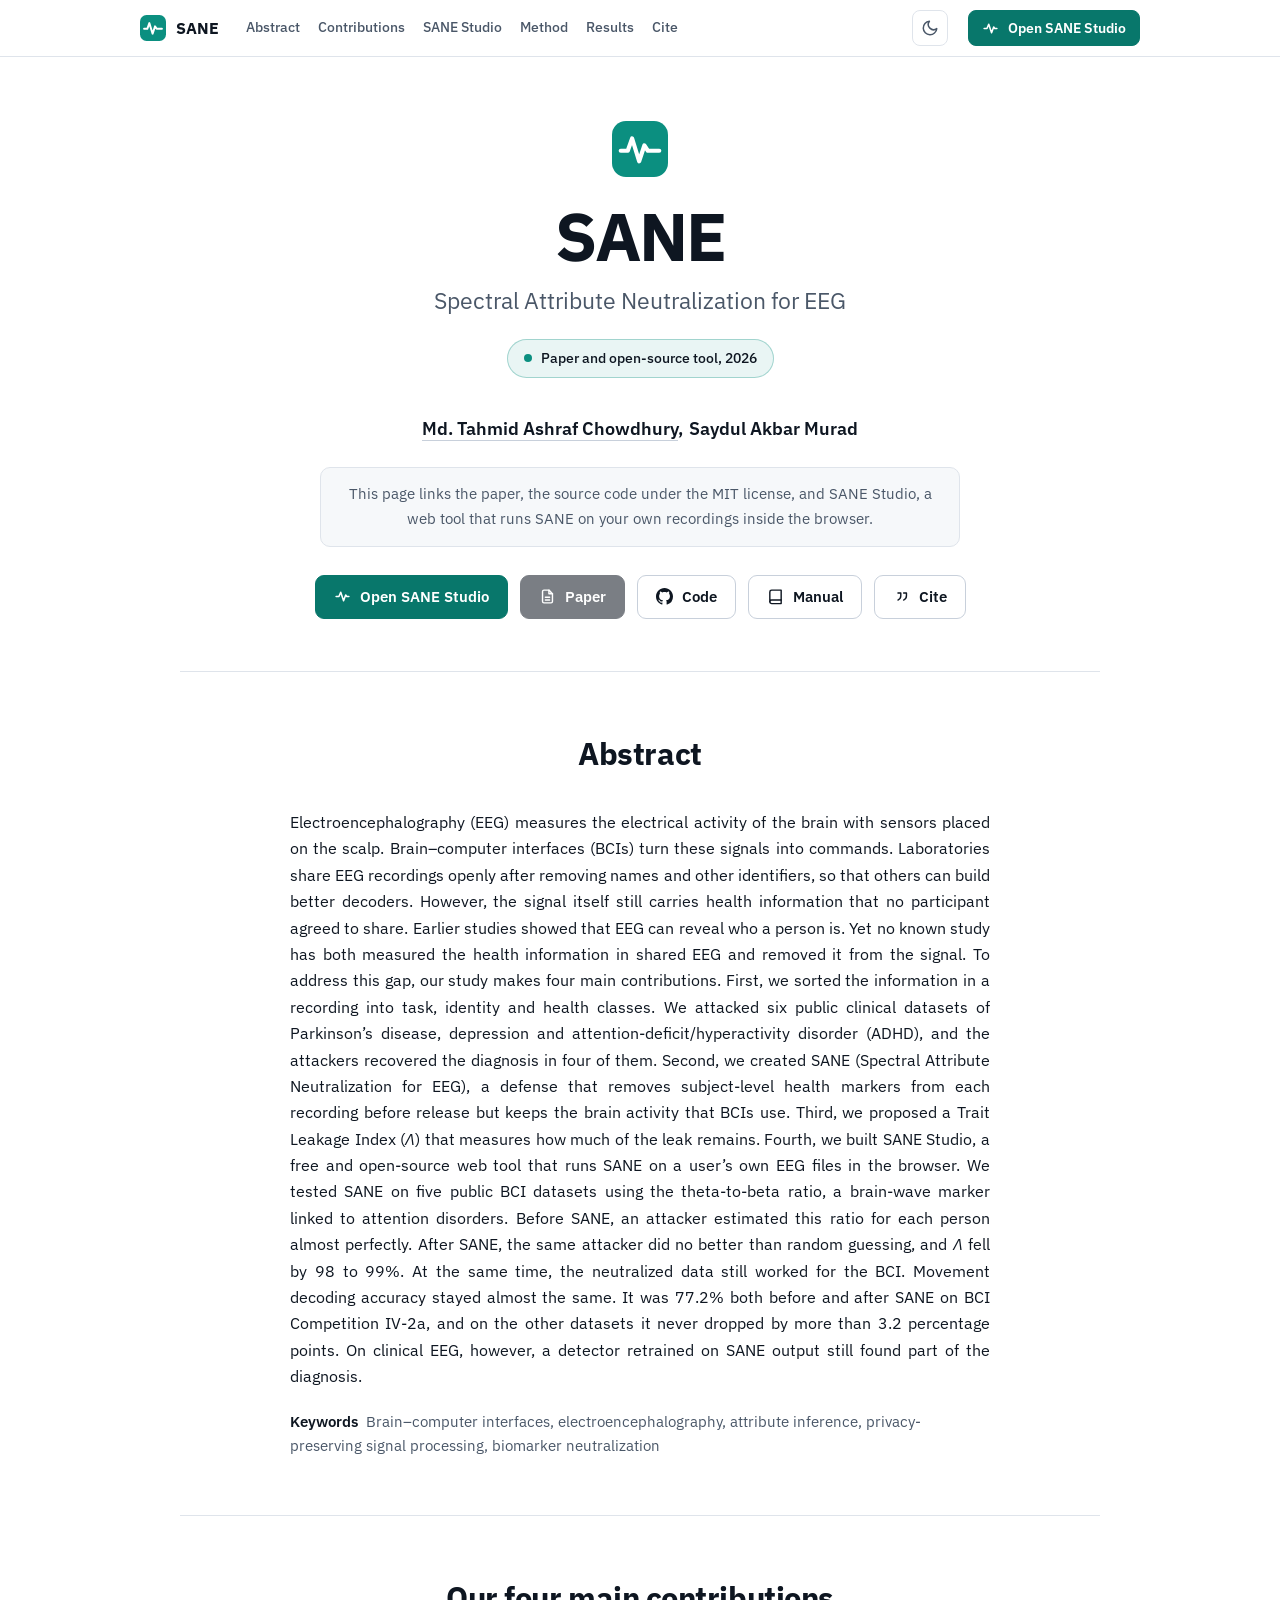
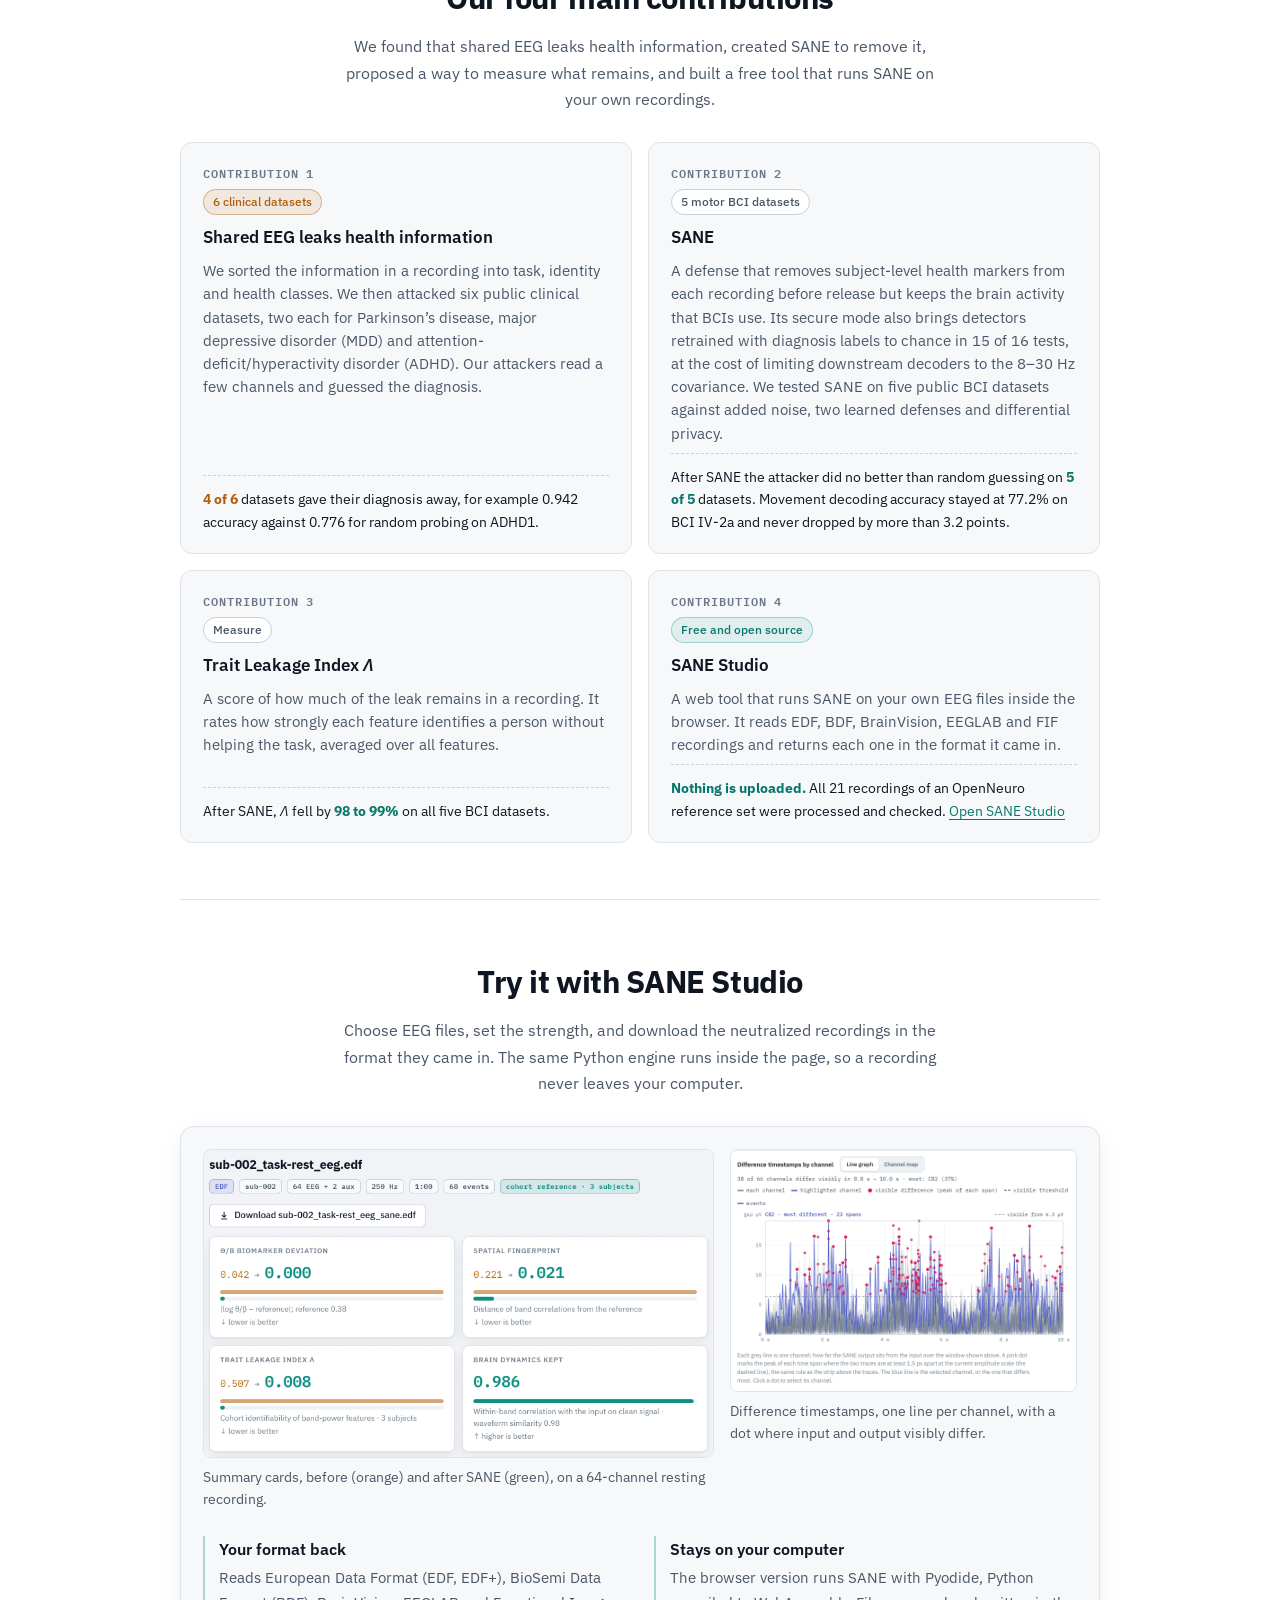
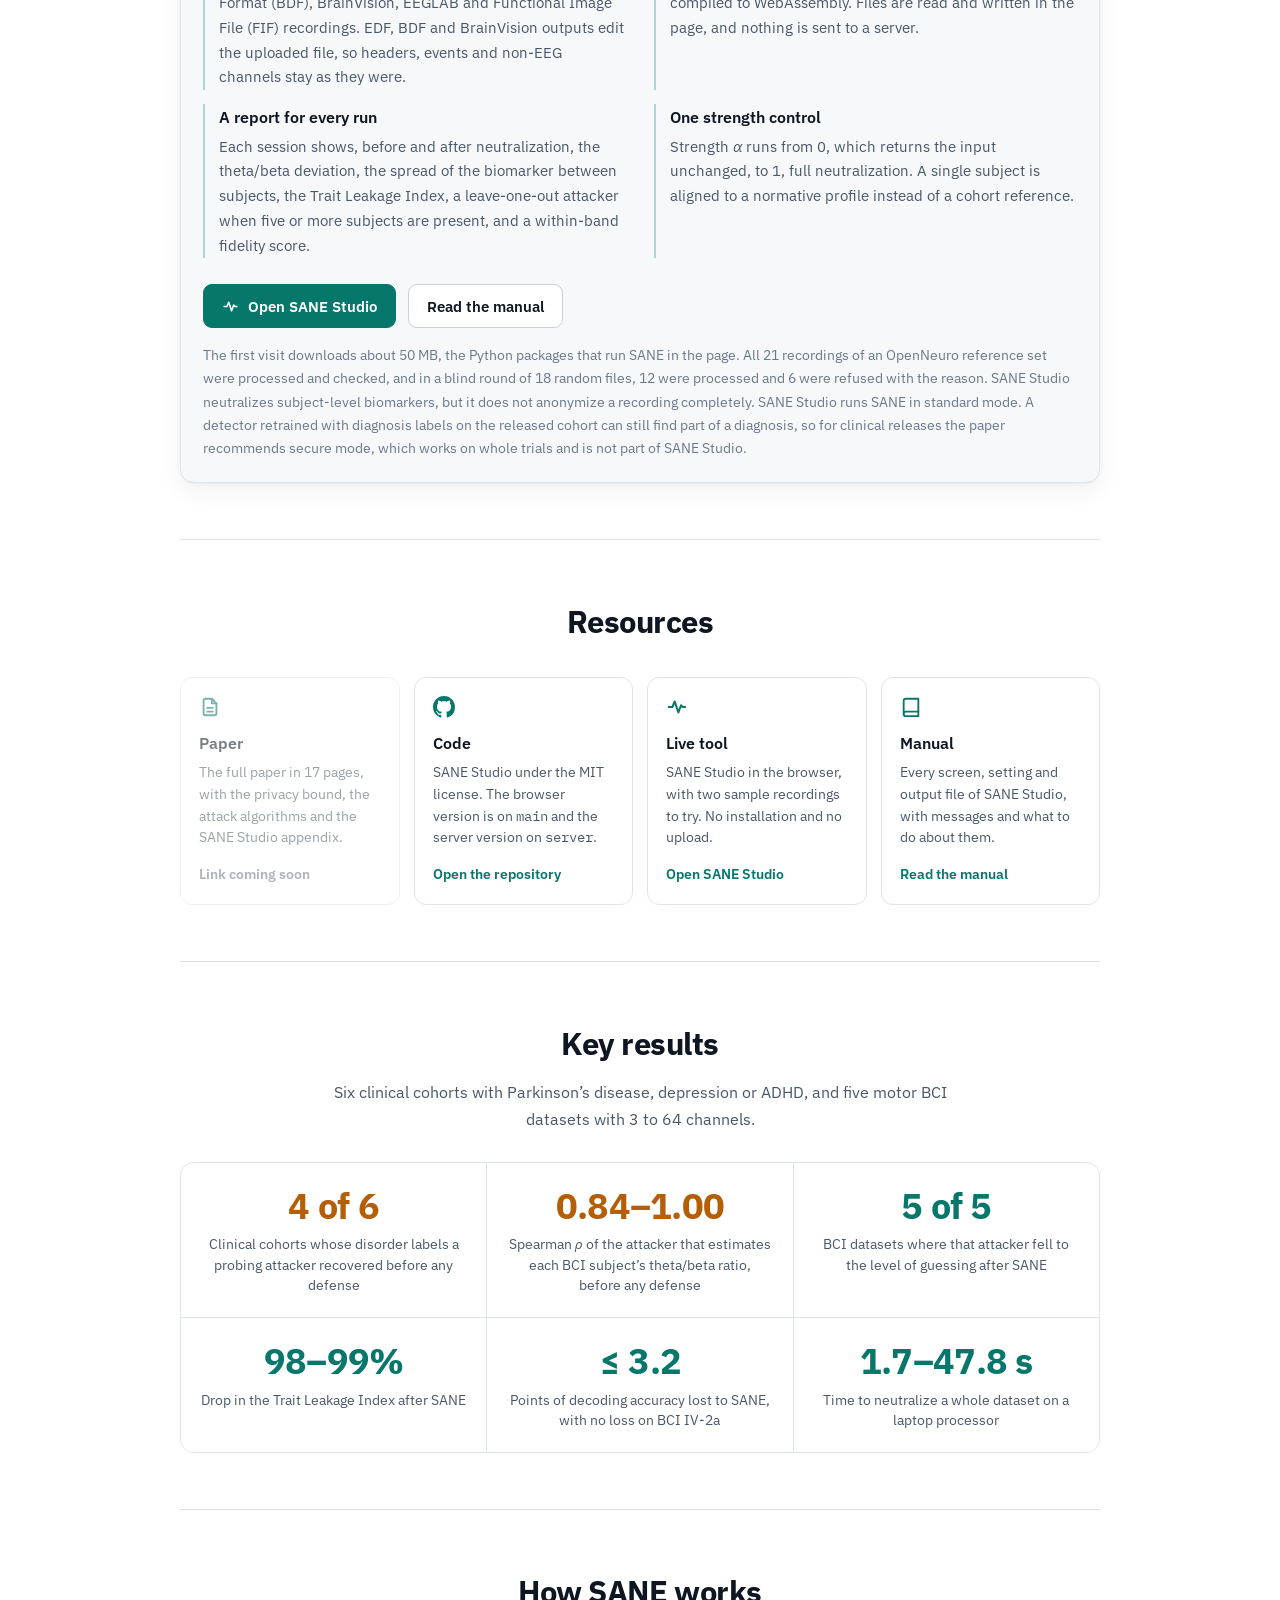
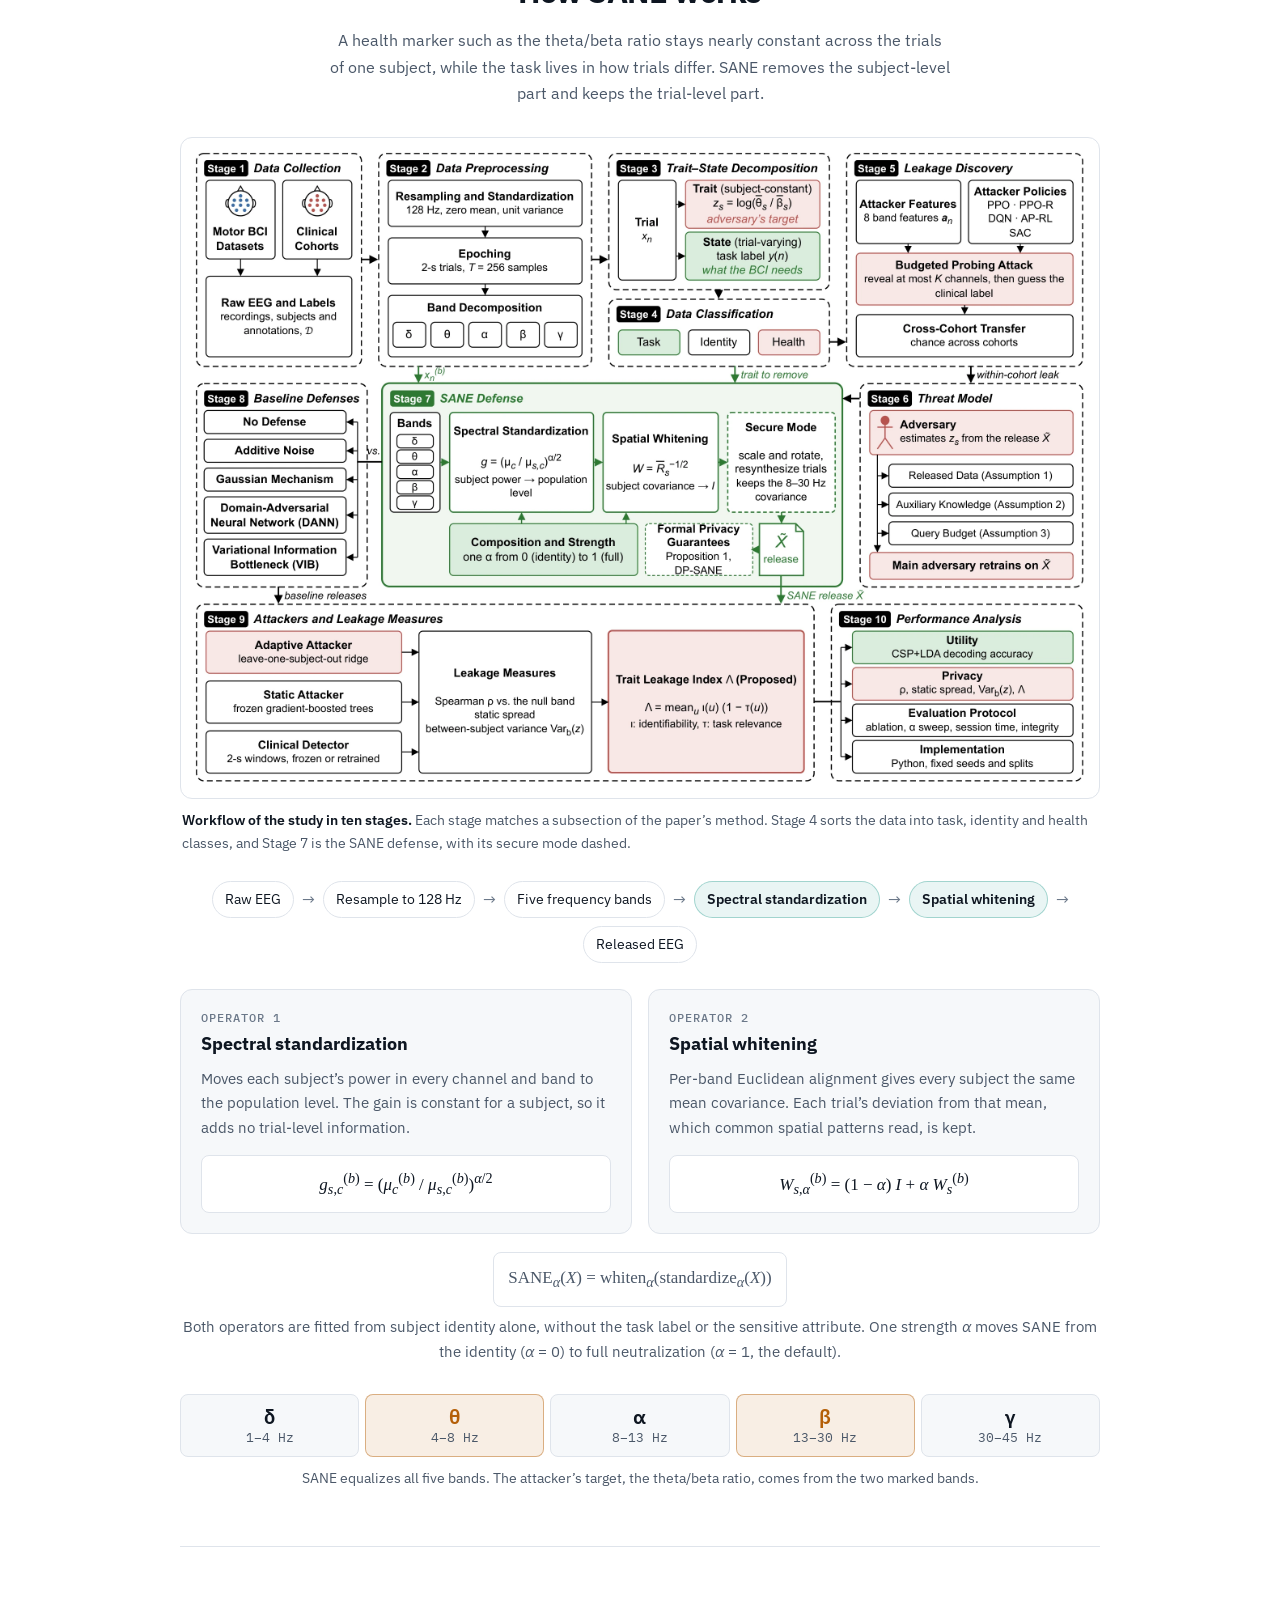
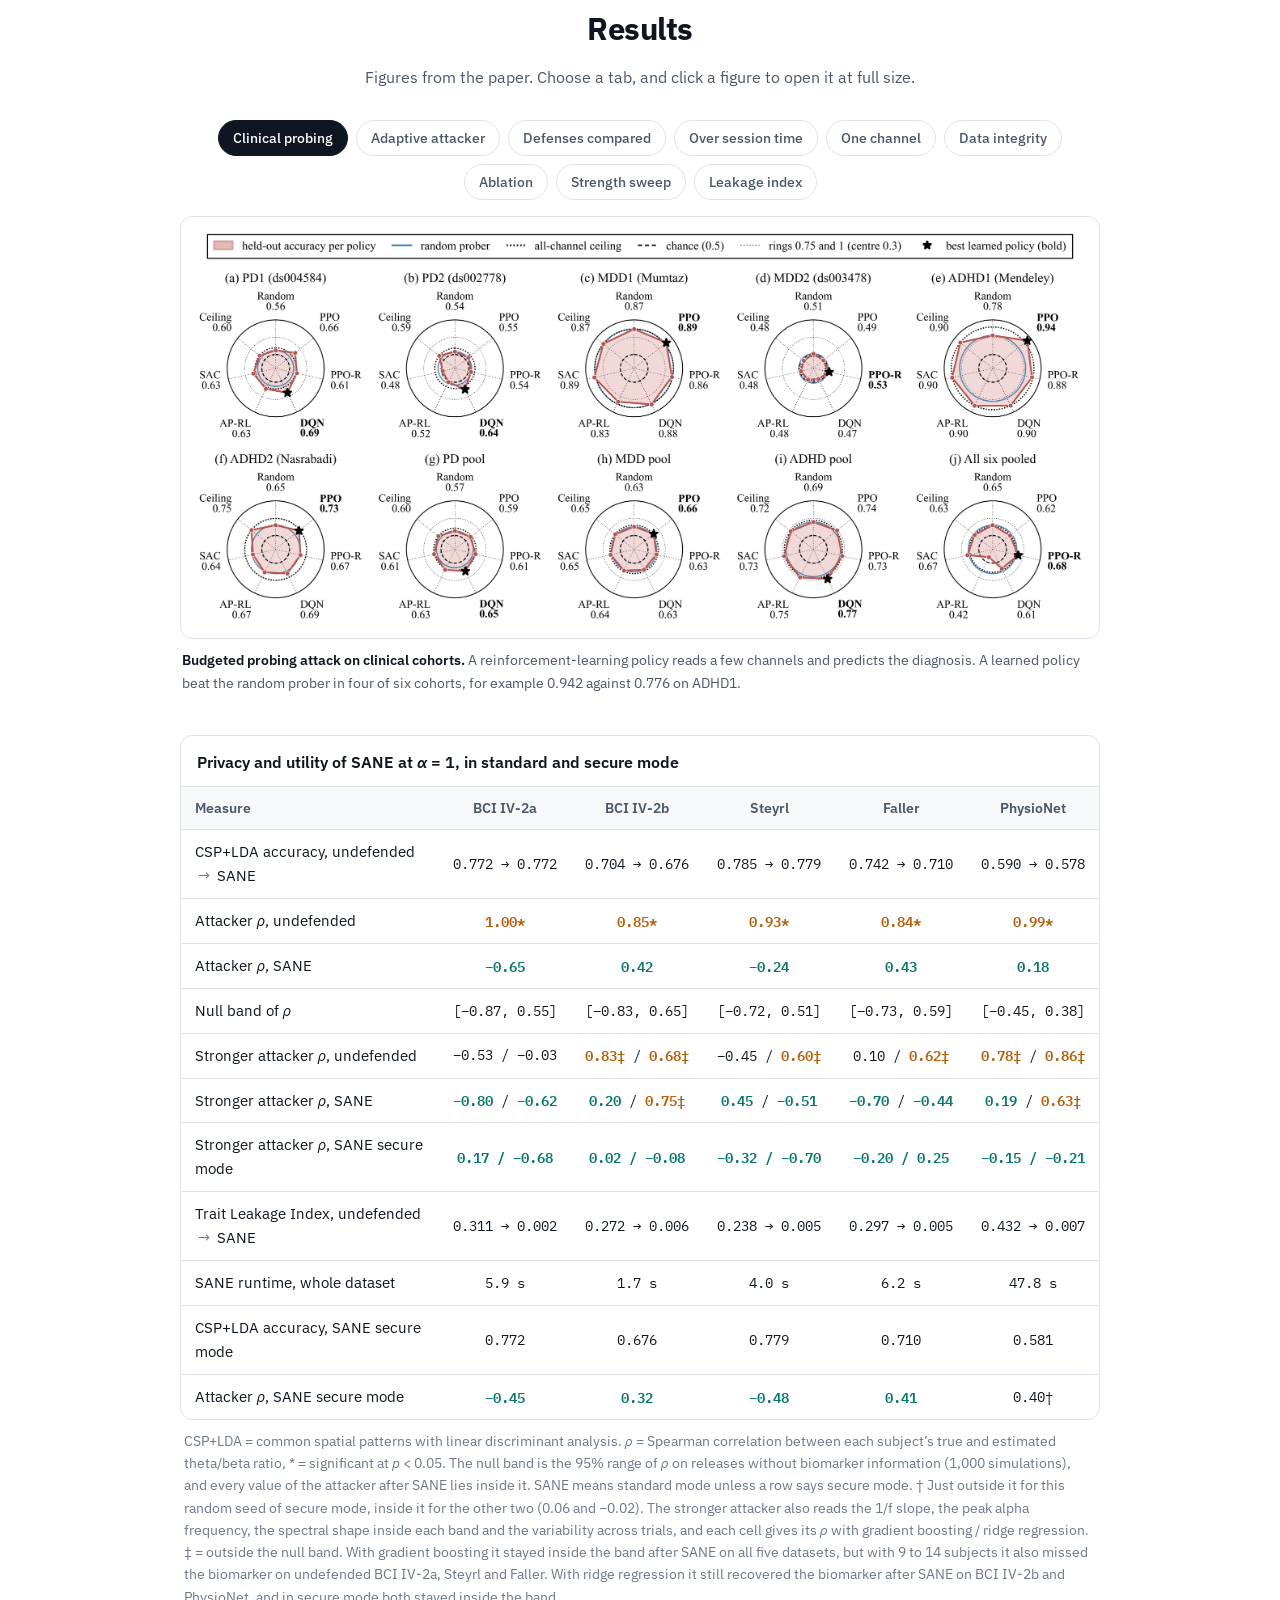
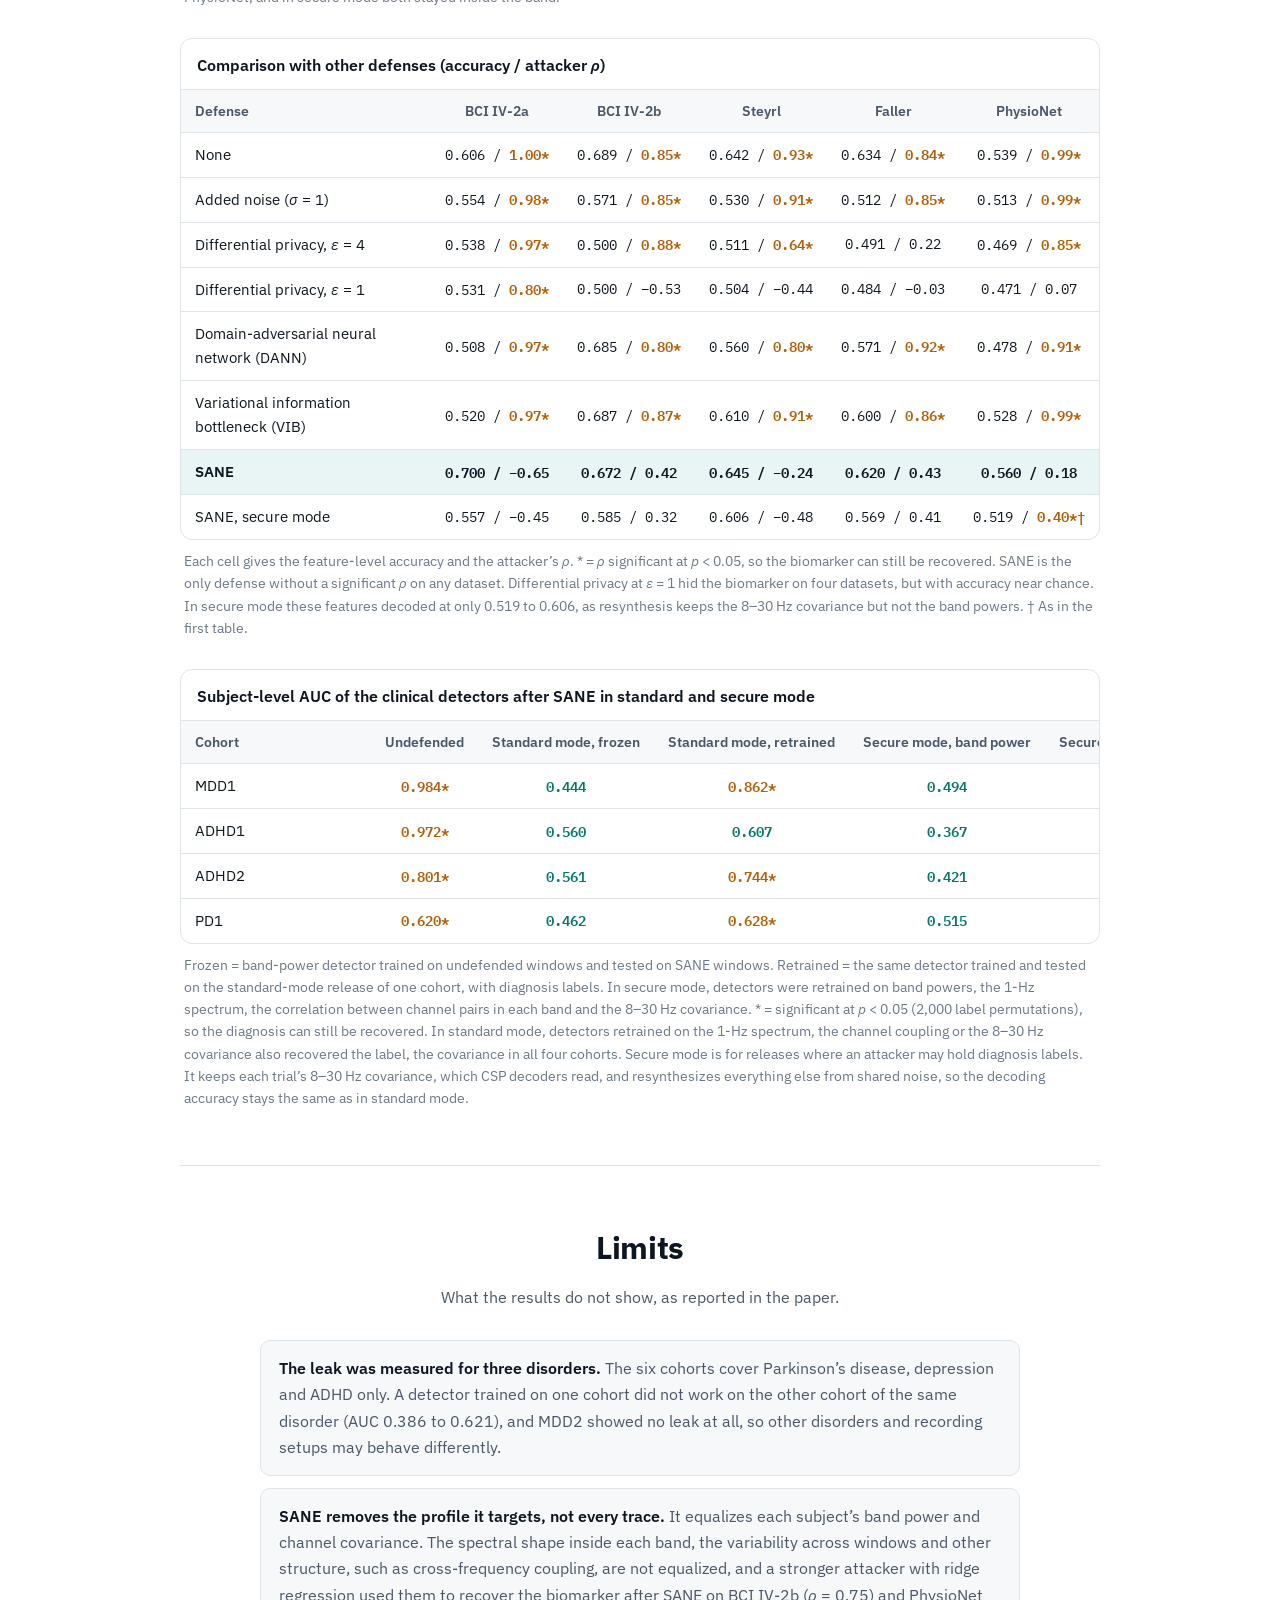
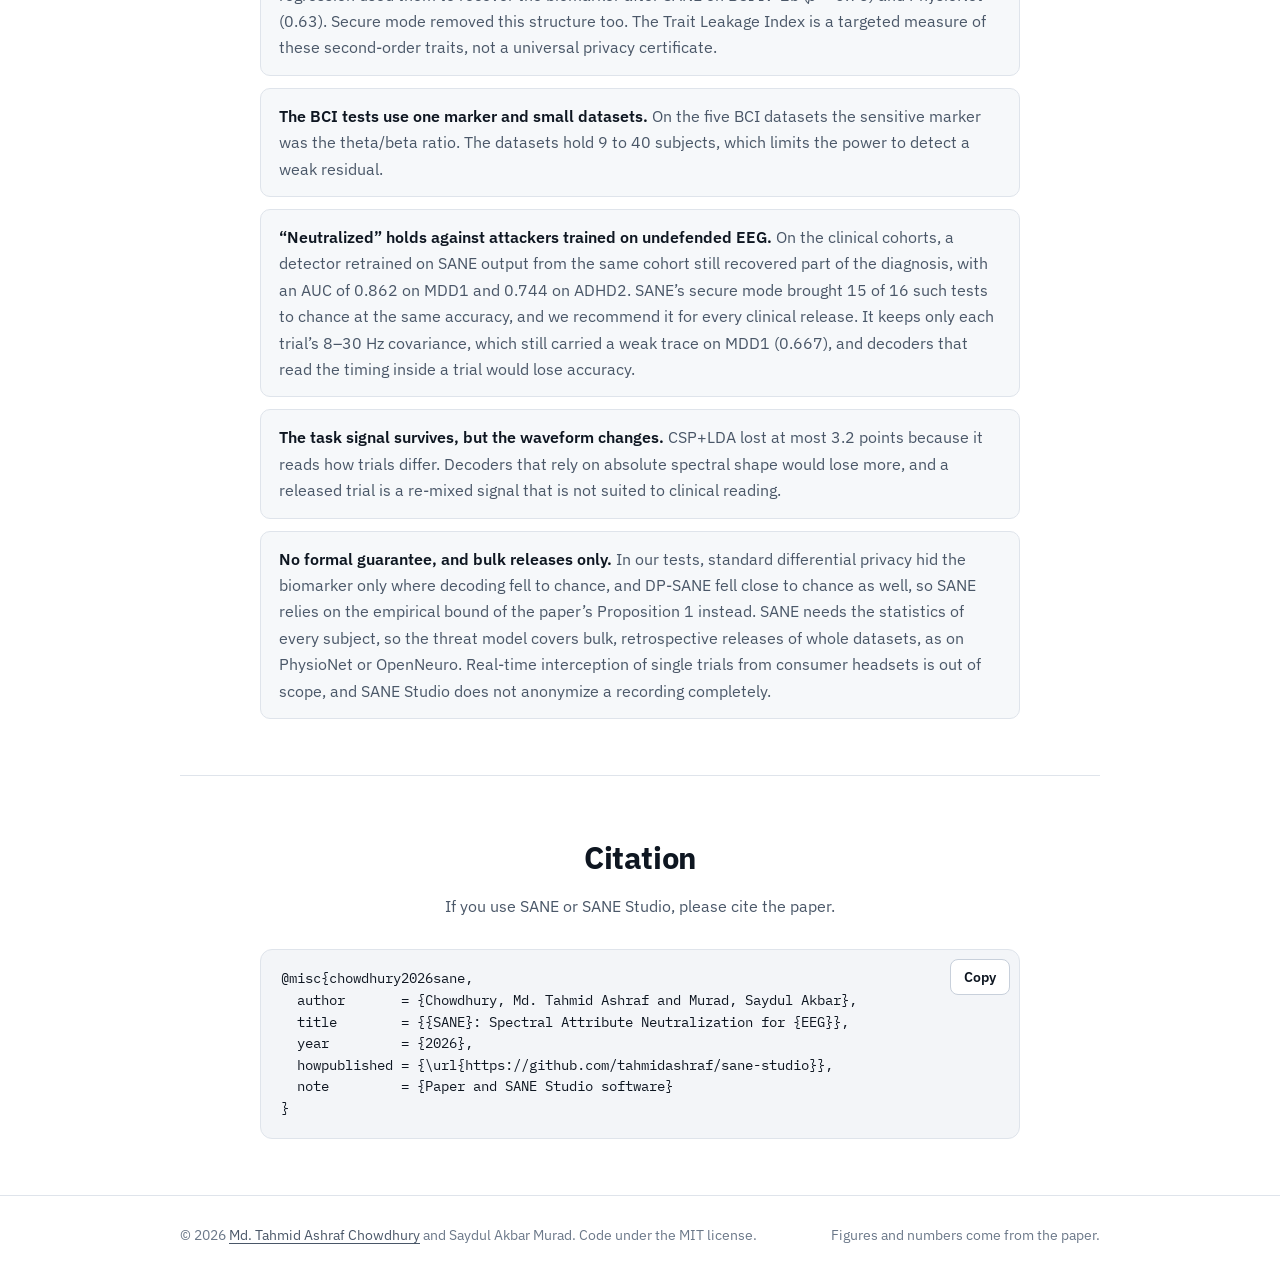
<file: index.html>
<!doctype html>
<html lang="en">
<head>
<meta charset="utf-8">
<meta name="viewport" content="width=device-width, initial-scale=1">
<title>SANE: Spectral Attribute Neutralization for EEG</title>
<meta name="description" content="SANE removes subject-level health markers from shared EEG recordings and keeps the brain activity that BCI decoders read. Paper, results, code, and the SANE Studio web tool.">
<meta name="author" content="Md. Tahmid Ashraf Chowdhury, Saydul Akbar Murad">
<meta property="og:title" content="SANE: Spectral Attribute Neutralization for EEG">
<meta property="og:description" content="Paper, code and the SANE Studio web tool for removing health markers from shared EEG.">
<meta property="og:type" content="website">
<!-- PAPER LINK: paste the paper's web address between the quotes below (for example its arXiv or
     IEEE Xplore page). While it is empty, the Paper buttons show "Link coming soon". -->
<script>var SANE_PAPER_URL = "";</script>
<link rel="preconnect" href="https://fonts.googleapis.com">
<link rel="preconnect" href="https://fonts.gstatic.com" crossorigin>
<link rel="stylesheet" href="https://fonts.googleapis.com/css2?family=IBM+Plex+Mono:wght@400;500;600&family=IBM+Plex+Sans:ital,wght@0,400;0,500;0,600;0,700;1,400&display=swap">
<link rel="icon" href="data:image/svg+xml,%3Csvg xmlns='http://www.w3.org/2000/svg' viewBox='0 0 32 32'%3E%3Crect width='32' height='32' rx='8' fill='%230b8f80'/%3E%3Cpath d='M5 17h4l2.5-7 4 13 3-9 2 3H27' fill='none' stroke='white' stroke-width='2.4' stroke-linecap='round' stroke-linejoin='round'/%3E%3C/svg%3E">
<script>
  /* Same key as SANE Studio, so a theme picked on one page carries to the other. */
  try { var t = localStorage.getItem("sane-theme"); if (t === "light" || t === "dark") document.documentElement.dataset.theme = t; } catch (e) {}
</script>
<style>
:root {
  --bg: #ffffff; --surface: #f6f8fa; --surface-2: #eef2f6;
  --line: #dfe4eb; --line-strong: #c8d0db;
  --text: #0e1621; --text-2: #4a5768; --text-3: #6b7889;
  --brand: #08776b; --brand-mark: #0b8f80; --on-brand: #ffffff;
  --brand-soft: rgba(11, 143, 128, .09); --brand-line: rgba(11, 143, 128, .32);
  --in: #b45f08; --in-soft: rgba(194, 104, 10, .11);
  --ink: #0e1621; --on-ink: #ffffff;
  --paper: #ffffff; --code: #f3f5f8;
  --shadow: 0 1px 2px rgba(16, 24, 40, .05), 0 8px 24px rgba(16, 24, 40, .06);
  --sans: "IBM Plex Sans", system-ui, -apple-system, "Segoe UI", sans-serif;
  --mono: "IBM Plex Mono", ui-monospace, "SFMono-Regular", Menlo, Consolas, monospace;
  color-scheme: light;
}
@media (prefers-color-scheme: dark) {
  :root:not([data-theme="light"]) {
    --bg: #0b1016; --surface: #111821; --surface-2: #172130;
    --line: #1f2a37; --line-strong: #2c3848;
    --text: #e7edf5; --text-2: #a4b0c0; --text-3: #7f8c9e;
    --brand: #33d1be; --brand-mark: #0b8f80; --on-brand: #04211d;
    --brand-soft: rgba(51, 209, 190, .10); --brand-line: rgba(51, 209, 190, .34);
    --in: #f2a541; --in-soft: rgba(242, 165, 65, .13);
    --ink: #e7edf5; --on-ink: #0b1016;
    --paper: #ffffff; --code: #0f151d;
    --shadow: 0 1px 0 rgba(255, 255, 255, .03), 0 10px 28px rgba(0, 0, 0, .45);
    color-scheme: dark;
  }
}
:root[data-theme="dark"] {
  --bg: #0b1016; --surface: #111821; --surface-2: #172130;
  --line: #1f2a37; --line-strong: #2c3848;
  --text: #e7edf5; --text-2: #a4b0c0; --text-3: #7f8c9e;
  --brand: #33d1be; --brand-mark: #0b8f80; --on-brand: #04211d;
  --brand-soft: rgba(51, 209, 190, .10); --brand-line: rgba(51, 209, 190, .34);
  --in: #f2a541; --in-soft: rgba(242, 165, 65, .13);
  --ink: #e7edf5; --on-ink: #0b1016;
  --paper: #ffffff; --code: #0f151d;
  --shadow: 0 1px 0 rgba(255, 255, 255, .03), 0 10px 28px rgba(0, 0, 0, .45);
  color-scheme: dark;
}

* { box-sizing: border-box; }
html { scroll-behavior: smooth; scroll-padding-top: 72px; }
@media (prefers-reduced-motion: reduce) { html { scroll-behavior: auto; } * { transition: none !important; } }
body { margin: 0; background: var(--bg); color: var(--text); font: 16px/1.65 var(--sans);
  -webkit-font-smoothing: antialiased; }
a { color: var(--brand); text-underline-offset: 3px; }
a:hover { text-decoration-thickness: 2px; }
:focus-visible { outline: 2px solid var(--brand); outline-offset: 3px; border-radius: 4px; }
img { max-width: 100%; height: auto; display: block; }
h1, h2, h3 { text-wrap: balance; margin: 0; }
.mono { font-family: var(--mono); font-variant-numeric: tabular-nums; }

/* ------------------------------------------------------------ top bar */
.topbar { position: sticky; top: 0; z-index: 10; border-bottom: 1px solid var(--line);
  background: color-mix(in srgb, var(--bg) 88%, transparent); backdrop-filter: saturate(1.4) blur(10px); }
.topbar-in { max-width: 1040px; margin: 0 auto; padding-inline: 20px; height: 56px;
  display: flex; align-items: center; gap: 20px; }
.brand { display: flex; align-items: center; gap: 10px; color: var(--text); text-decoration: none; font-weight: 700; letter-spacing: -.01em; }
.brand svg { width: 26px; height: 26px; flex: none; }
.nav { display: flex; gap: 18px; margin-left: 8px; }
.nav a { color: var(--text-2); text-decoration: none; font-size: 14px; font-weight: 500; }
.nav a:hover { color: var(--text); }
.topbar .spacer { flex: 1; }
.icon-btn { width: 36px; height: 36px; display: inline-grid; place-items: center; border-radius: 8px;
  border: 1px solid var(--line); background: transparent; color: var(--text-2); cursor: pointer; }
.icon-btn:hover { color: var(--text); background: var(--surface); }
.icon-btn svg { width: 18px; height: 18px; }
@media (max-width: 760px) { .nav { display: none; } }

/* ------------------------------------------------------------ buttons */
.btn { display: inline-flex; align-items: center; gap: 9px; height: 44px; padding: 0 18px;
  border-radius: 9px; font: 600 15px/1 var(--sans); text-decoration: none; white-space: nowrap;
  border: 1px solid var(--line-strong); background: var(--bg); color: var(--text);
  transition: background .15s, border-color .15s, transform .06s; }
.btn:hover { background: var(--surface); text-decoration: none; }
.btn:active { transform: translateY(1px); }
.btn svg { width: 17px; height: 17px; flex: none; }
.btn-brand { background: var(--brand); border-color: var(--brand); color: var(--on-brand); }
.btn-brand:hover { background: color-mix(in srgb, var(--brand) 88%, var(--text)); }
.btn-ink { background: var(--ink); border-color: var(--ink); color: var(--on-ink); }
.btn-ink:hover { background: color-mix(in srgb, var(--ink) 86%, var(--bg)); }
.btn-sm { height: 36px; padding: 0 13px; font-size: 14px; border-radius: 8px; }
@media (max-width: 480px) { .topbar .btn-sm span { display: none; } }

.paper-link.soon { opacity: .55; cursor: default; }
.paper-link.soon:hover { background: inherit; }
.btn-ink.paper-link.soon:hover { background: var(--ink); }
.res.paper-link.soon:hover { border-color: var(--line); background: var(--bg); }
.res.paper-link.soon .go { color: var(--text-3); }
/* SANE Studio links on the double-blind review mirror, where the app cannot run (see the script at the end) */
.studio-later { opacity: .55; cursor: default; pointer-events: none; }
.res.studio-later .go { color: var(--text-3); }

/* ------------------------------------------------------------ layout */
.wrap { max-width: 960px; margin: 0 auto; padding-inline: 20px; }
section { padding-block: 56px; border-top: 1px solid var(--line); }
section:first-of-type { border-top: 0; }
.sec-head { text-align: center; margin-bottom: 30px; }
.sec-head h2 { font-size: clamp(25px, 3.4vw, 31px); font-weight: 700; letter-spacing: -.015em; }
.sec-head p { margin: 10px auto 0; max-width: 62ch; color: var(--text-2); }
.prose { max-width: 70ch; margin-inline: auto; }
.prose p { margin: 0 0 14px; }

/* ------------------------------------------------------------ hero */
.hero { text-align: center; padding-block: 64px 52px; }
.hero .mark { width: 56px; height: 56px; margin: 0 auto 18px; }
.hero h1 { font-size: clamp(46px, 8vw, 68px); line-height: 1; letter-spacing: -.035em; font-weight: 700; }
.hero .subtitle { margin: 14px auto 0; font-size: clamp(18px, 2.6vw, 23px); color: var(--text-2); max-width: 42ch; line-height: 1.4; }
.pill { display: inline-flex; align-items: center; gap: 9px; margin-top: 22px; padding: 7px 16px;
  border-radius: 999px; border: 1px solid var(--brand-line); background: var(--brand-soft);
  color: var(--text); font-size: 14px; font-weight: 500; }
.pill i { width: 8px; height: 8px; border-radius: 50%; background: var(--brand-mark); flex: none; }
.authors { margin: 22px 0 0; font-size: 18px; font-weight: 600; }
.authors a { color: var(--text); text-decoration: none; border-bottom: 1px solid var(--line-strong); }
.authors a:hover { border-bottom-color: var(--text); }
.authors .and { margin-right: .15em; }
.release { max-width: 640px; margin: 24px auto 0; padding: 14px 20px; border-radius: 10px;
  background: var(--surface); border: 1px solid var(--line); color: var(--text-2); font-size: 15px; }
.actions { display: flex; flex-wrap: wrap; justify-content: center; gap: 12px; margin-top: 28px; }

/* ------------------------------------------------------------ abstract */
.abstract p { text-align: justify; hyphens: auto; margin: 0; }
.keywords { margin-top: 20px !important; text-align: left !important; color: var(--text-2); font-size: 15px; }
.keywords b { color: var(--text); font-weight: 600; }

/* ------------------------------------------------------------ studio */
.studio-panel { border: 1px solid var(--line); border-radius: 14px; background: var(--surface);
  padding: 22px; box-shadow: var(--shadow); }
.shots { display: grid; grid-template-columns: 1.47fr 1fr; gap: 16px; align-items: start; }
.shots figure { margin: 0; }
.shots img { border-radius: 8px; border: 1px solid var(--line); background: var(--paper); }
.shots figcaption { margin-top: 8px; font-size: 13.5px; color: var(--text-2); }
@media (max-width: 700px) { .shots { grid-template-columns: 1fr; } }
.features { display: grid; grid-template-columns: repeat(2, minmax(0, 1fr)); gap: 14px 28px; margin: 26px 0 0; }
.features div { padding-left: 14px; border-left: 2px solid var(--brand-line); }
.features h3 { font-size: 16px; font-weight: 600; margin-bottom: 4px; }
.features p { margin: 0; color: var(--text-2); font-size: 15px; }
@media (max-width: 640px) { .features { grid-template-columns: 1fr; } }
.studio-cta { display: flex; flex-wrap: wrap; align-items: center; gap: 12px; margin-top: 26px; }
.studio-note { margin: 16px 0 0; font-size: 14px; color: var(--text-3); }

/* ------------------------------------------------------------ resources */
.res-grid { display: grid; grid-template-columns: repeat(4, minmax(0, 1fr)); gap: 14px; }
@media (max-width: 860px) { .res-grid { grid-template-columns: repeat(2, minmax(0, 1fr)); } }
@media (max-width: 460px) { .res-grid { grid-template-columns: 1fr; } }
.res { display: flex; flex-direction: column; gap: 6px; padding: 18px; border: 1px solid var(--line);
  border-radius: 12px; color: var(--text); text-decoration: none; background: var(--bg);
  transition: border-color .15s, background .15s; }
.res:hover { border-color: var(--brand-line); background: var(--surface); text-decoration: none; }
.res svg { width: 22px; height: 22px; color: var(--brand); }
.res h3 { font-size: 16px; font-weight: 600; margin-top: 6px; }
.res p { margin: 0; color: var(--text-2); font-size: 14px; line-height: 1.55; flex: 1; }
.res .go { margin-top: 8px; font-size: 14px; font-weight: 600; color: var(--brand); }

/* ------------------------------------------------------------ key results */
.stats { display: grid; grid-template-columns: repeat(3, minmax(0, 1fr)); gap: 1px; background: var(--line);
  border: 1px solid var(--line); border-radius: 14px; overflow: hidden; }
@media (max-width: 720px) { .stats { grid-template-columns: repeat(2, minmax(0, 1fr)); } }
@media (max-width: 340px) { .stats { grid-template-columns: 1fr; } }
@media (max-width: 520px) { .abstract p { text-align: left; } .stat { padding: 18px 12px; } }
.stat { background: var(--bg); padding: 22px 20px; text-align: center; }
.stat b { display: block; font: 700 clamp(28px, 4vw, 36px)/1.15 var(--sans); letter-spacing: -.02em; color: var(--brand); font-variant-numeric: tabular-nums; }
.stat b.before { color: var(--in); }
.stat span { display: block; margin-top: 8px; font-size: 14px; color: var(--text-2); line-height: 1.45; }

/* ------------------------------------------------------------ method */
.figure-card { margin: 0; border: 1px solid var(--line); border-radius: 12px; background: var(--paper); padding: 14px; }
.figure-card a { display: block; }
.fig-cap { margin: 10px 2px 0; font-size: 14px; color: var(--text-2); }
.fig-cap b { color: var(--text); font-weight: 600; }
.ops { display: grid; grid-template-columns: repeat(2, minmax(0, 1fr)); gap: 16px; margin-top: 26px; }
@media (max-width: 680px) { .ops { grid-template-columns: minmax(0, 1fr); } }
.op { min-width: 0; border: 1px solid var(--line); border-radius: 12px; padding: 20px; background: var(--surface); }
.op .step { font: 500 12px var(--mono); letter-spacing: .08em; text-transform: uppercase; color: var(--text-3); }
.op h3 { font-size: 18px; margin: 4px 0 8px; }
.op p { margin: 0; color: var(--text-2); font-size: 15px; }
.eq { margin: 14px 0 0; padding: 12px 14px; border-radius: 8px; background: var(--bg); border: 1px solid var(--line);
  font: 17px/1.5 "Cambria Math", "STIX Two Math", "Times New Roman", serif; text-align: center; overflow-x: auto; white-space: nowrap; }
.eq i { font-style: italic; }
@media (max-width: 480px) { .eq { font-size: 15px; padding-inline: 8px; } .op { padding: 16px; } }
.compose { margin: 18px 0 0; text-align: center; color: var(--text-2); font-size: 15px; }
.compose .eq { display: inline-block; max-width: 100%; margin: 0 0 8px; vertical-align: top; }
.bands { margin-top: 30px; }
.bands-row { display: grid; grid-template-columns: repeat(5, minmax(0, 1fr)); gap: 6px; }
.band { border-radius: 8px; padding: 10px 6px; text-align: center; background: var(--surface); border: 1px solid var(--line); }
.band b { display: block; font: 600 20px/1.2 var(--sans); }
.band span { display: block; font: 12.5px/1.3 var(--mono); color: var(--text-2); }
.band.hot { background: var(--in-soft); border-color: color-mix(in srgb, var(--in) 45%, transparent); }
.band.hot b { color: var(--in); }
.bands p { margin: 10px 0 0; font-size: 14px; color: var(--text-2); text-align: center; }
.pipeline { display: flex; flex-wrap: wrap; justify-content: center; align-items: center; gap: 8px; margin-top: 26px; }
.pipeline span { padding: 6px 12px; border-radius: 999px; border: 1px solid var(--line); background: var(--bg); font-size: 14px; }
.pipeline span.sane { border-color: var(--brand-line); background: var(--brand-soft); font-weight: 600; }
.pipeline em { color: var(--text-3); font-style: normal; }

/* ------------------------------------------------------------ figure viewer */
.tabs { display: flex; flex-wrap: wrap; justify-content: center; gap: 8px; margin-bottom: 16px; }
@media (max-width: 640px) { .tabs { flex-wrap: nowrap; justify-content: flex-start; overflow-x: auto; padding-bottom: 6px; scrollbar-width: thin; } }
.tabs button { flex: none; height: 36px; padding: 0 14px; border-radius: 999px; border: 1px solid var(--line);
  background: var(--bg); color: var(--text-2); font: 500 14px var(--sans); cursor: pointer; }
.tabs button:hover { color: var(--text); border-color: var(--line-strong); }
.tabs button[aria-selected="true"] { background: var(--ink); border-color: var(--ink); color: var(--on-ink); }
.viewer .fig-cap { min-height: 3.2em; }
.open-full { font-size: 13px; color: var(--text-3); margin-top: 6px; }

/* ------------------------------------------------------------ tables */
.table-wrap { overflow-x: auto; border: 1px solid var(--line); border-radius: 12px; }
table { width: 100%; border-collapse: collapse; font-size: 14.5px; min-width: 680px; }
caption { caption-side: top; text-align: left; padding: 14px 16px 10px; font-weight: 600; font-size: 15.5px; }
th, td { padding: 10px 14px; text-align: center; border-top: 1px solid var(--line); white-space: nowrap; }
th:first-child, td:first-child { text-align: left; white-space: normal; min-width: 190px; }
thead th { background: var(--surface); font-weight: 600; font-size: 13.5px; color: var(--text-2); }
td.num, td .num { font-family: var(--mono); font-variant-numeric: tabular-nums; font-size: 13.5px; }
tr.sane-row td { background: var(--brand-soft); font-weight: 600; }
.leak { color: var(--in); font-weight: 600; }
.hid { color: var(--brand); font-weight: 600; }
.t-note { margin: 10px 4px 0; font-size: 13.5px; color: var(--text-3); }
.table-block + .table-block { margin-top: 30px; }
.arrow { color: var(--text-3); padding-inline: 3px; }

/* ------------------------------------------------------------ contributions (four cards, 2 x 2) */
.flow { list-style: none; margin: 0; padding: 0; display: grid; grid-template-columns: repeat(2, minmax(0, 1fr)); gap: 16px; }
@media (max-width: 700px) { .flow { grid-template-columns: minmax(0, 1fr); } }
.flow-card { display: flex; flex-direction: column; gap: 8px; padding: 20px 22px; border: 1px solid var(--line);
  border-radius: 12px; background: var(--surface); }
.flow-top { display: flex; flex-direction: column; align-items: flex-start; gap: 6px; }
.flow-n { font: 600 12px var(--mono); letter-spacing: .08em; text-transform: uppercase; color: var(--text-3); }
.tag { font-size: 12px; font-weight: 500; padding: 2px 9px; border-radius: 999px; border: 1px solid var(--line-strong);
  color: var(--text-2); background: var(--bg); white-space: nowrap; }
.tag.clin { color: var(--in); border-color: color-mix(in srgb, var(--in) 40%, transparent); background: var(--in-soft); }
.tag.out { color: var(--brand); border-color: var(--brand-line); background: var(--brand-soft); }
.flow-card h3 { font-size: 17px; font-weight: 600; }
.flow-card p { margin: 0; font-size: 14.5px; color: var(--text-2); line-height: 1.6; }
.flow-card .flow-fact { margin-top: auto; padding-top: 12px; border-top: 1px dashed var(--line-strong); color: var(--text); font-size: 14px; }
.flow-fact b { font-weight: 700; color: var(--brand); }
.flow-fact b.before { color: var(--in); }

/* ------------------------------------------------------------ limits */
.limits { display: grid; gap: 12px; max-width: 760px; margin: 0 auto; padding: 0; list-style: none; }
.limits li { padding: 14px 18px; border: 1px solid var(--line); border-radius: 10px; background: var(--surface); color: var(--text-2); }
.limits li b { color: var(--text); font-weight: 600; }

/* ------------------------------------------------------------ citation */
.bib { position: relative; max-width: 760px; margin: 0 auto; }
.bib pre { margin: 0; padding: 18px 20px; border-radius: 12px; background: var(--code); border: 1px solid var(--line);
  font: 13.5px/1.6 var(--mono); overflow-x: auto; color: var(--text); }
.bib .copy { position: absolute; top: 10px; right: 10px; }

/* ------------------------------------------------------------ footer */
footer { border-top: 1px solid var(--line); padding-block: 28px 40px; color: var(--text-3); font-size: 14px; }
footer .wrap { display: flex; flex-wrap: wrap; gap: 8px 22px; justify-content: space-between; }
footer a { color: var(--text-2); }
</style>
</head>
<body>

<header class="topbar">
  <div class="topbar-in">
    <a class="brand" href="#top" aria-label="SANE, back to top">
      <svg viewBox="0 0 32 32" aria-hidden="true"><rect width="32" height="32" rx="8" fill="#0b8f80"/><path d="M5 17h4l2.5-7 4 13 3-9 2 3H27" fill="none" stroke="#fff" stroke-width="2.4" stroke-linecap="round" stroke-linejoin="round"/></svg>
      SANE
    </a>
    <nav class="nav" aria-label="Sections">
      <a href="#abstract">Abstract</a>
      <a href="#contributions">Contributions</a>
      <a href="#studio">SANE Studio</a>
      <a href="#method">Method</a>
      <a href="#results">Results</a>
      <a href="#cite">Cite</a>
    </nav>
    <span class="spacer"></span>
    <button class="icon-btn" id="themeBtn" type="button" aria-label="Switch between light and dark theme">
      <svg viewBox="0 0 24 24" fill="none" stroke="currentColor" stroke-width="2" stroke-linecap="round" stroke-linejoin="round" aria-hidden="true"><path d="M21 12.8A9 9 0 1 1 11.2 3a7 7 0 0 0 9.8 9.8z"/></svg>
    </button>
    <a class="btn btn-brand btn-sm" href="studio.html">
      <svg viewBox="0 0 24 24" fill="none" stroke="currentColor" stroke-width="2.2" stroke-linecap="round" stroke-linejoin="round" aria-hidden="true"><path d="M3 12h4l2.5-6 4 12 3-8 1.5 2H21"/></svg>
      <span>Open SANE Studio</span>
    </a>
  </div>
</header>

<main class="wrap" id="top">

  <!-- ================================================================ hero -->
  <section class="hero">
    <svg class="mark" viewBox="0 0 32 32" aria-hidden="true"><rect width="32" height="32" rx="8" fill="#0b8f80"/><path d="M5 17h4l2.5-7 4 13 3-9 2 3H27" fill="none" stroke="#fff" stroke-width="2.4" stroke-linecap="round" stroke-linejoin="round"/></svg>
    <h1>SANE</h1>
    <p class="subtitle">Spectral Attribute Neutralization for EEG</p>
    <!-- Venue line. After the review decision, replace the text, for example: Accepted at IEEE S&amp;P 2027 -->
    <p class="pill"><i></i>Paper and open-source tool, 2026</p>
    <p class="authors"><a href="https://tahmidashraf.github.io/">Md. Tahmid Ashraf Chowdhury</a><span class="and">,</span> <span>Saydul Akbar Murad</span></p>
    <p class="release">This page links the paper, the source code under the MIT license, and SANE Studio, a web tool that runs SANE on your own recordings inside the browser.</p>
    <div class="actions">
      <a class="btn btn-brand" href="studio.html">
        <svg viewBox="0 0 24 24" fill="none" stroke="currentColor" stroke-width="2.2" stroke-linecap="round" stroke-linejoin="round" aria-hidden="true"><path d="M3 12h4l2.5-6 4 12 3-8 1.5 2H21"/></svg>
        Open SANE Studio
      </a>
      <a class="btn btn-ink paper-link" href="#">
        <svg viewBox="0 0 24 24" fill="none" stroke="currentColor" stroke-width="2" stroke-linecap="round" stroke-linejoin="round" aria-hidden="true"><path d="M14 3H7a2 2 0 0 0-2 2v14a2 2 0 0 0 2 2h10a2 2 0 0 0 2-2V8z"/><path d="M14 3v5h5M9 13h6M9 17h6"/></svg>
        Paper
      </a>
      <a class="btn" href="https://github.com/tahmidashraf/sane-studio">
        <svg viewBox="0 0 16 16" fill="currentColor" aria-hidden="true"><path d="M8 0C3.58 0 0 3.58 0 8c0 3.54 2.29 6.53 5.47 7.59.4.07.55-.17.55-.38 0-.19-.01-.82-.01-1.49-2.01.37-2.53-.49-2.69-.94-.09-.23-.48-.94-.82-1.13-.28-.15-.68-.52-.01-.53.63-.01 1.08.58 1.23.82.72 1.21 1.87.87 2.33.66.07-.52.28-.87.51-1.07-1.78-.2-3.64-.89-3.64-3.95 0-.87.31-1.59.82-2.15-.08-.2-.36-1.02.08-2.12 0 0 .67-.21 2.2.82.64-.18 1.32-.27 2-.27.68 0 1.36.09 2 .27 1.53-1.04 2.2-.82 2.2-.82.44 1.1.16 1.92.08 2.12.51.56.82 1.27.82 2.15 0 3.07-1.87 3.75-3.65 3.95.29.25.54.73.54 1.48 0 1.07-.01 1.93-.01 2.2 0 .21.15.46.55.38A8.013 8.013 0 0 0 16 8c0-4.42-3.58-8-8-8z"/></svg>
        Code
      </a>
      <a class="btn" href="manual.html">
        <svg viewBox="0 0 24 24" fill="none" stroke="currentColor" stroke-width="2" stroke-linecap="round" stroke-linejoin="round" aria-hidden="true"><path d="M4 19.5A2.5 2.5 0 0 1 6.5 17H20V3H6.5A2.5 2.5 0 0 0 4 5.5z"/><path d="M4 19.5A2.5 2.5 0 0 0 6.5 22H20v-5"/></svg>
        Manual
      </a>
      <a class="btn" href="#cite">
        <svg viewBox="0 0 24 24" fill="none" stroke="currentColor" stroke-width="2" stroke-linecap="round" stroke-linejoin="round" aria-hidden="true"><path d="M7 7h4v4c0 3-1.5 5-4 6M15 7h4v4c0 3-1.5 5-4 6"/></svg>
        Cite
      </a>
    </div>
  </section>

  <!-- ================================================================ abstract -->
  <section id="abstract" class="abstract">
    <div class="sec-head"><h2>Abstract</h2></div>
    <div class="prose">
      <!-- The abstract is the paper's abstract, word for word. -->
      <p>Electroencephalography (EEG) measures the electrical activity of the brain with sensors placed on the scalp. Brain–computer interfaces (BCIs) turn these signals into commands. Laboratories share EEG recordings openly after removing names and other identifiers, so that others can build better decoders. However, the signal itself still carries health information that no participant agreed to share. Earlier studies showed that EEG can reveal who a person is. Yet no known study has both measured the health information in shared EEG and removed it from the signal. To address this gap, our study makes four main contributions. First, we sorted the information in a recording into task, identity and health classes. We attacked six public clinical datasets of Parkinson’s disease, depression and attention-deficit/hyperactivity disorder (ADHD), and the attackers recovered the diagnosis in four of them. Second, we created SANE (Spectral Attribute Neutralization for EEG), a defense that removes subject-level health markers from each recording before release but keeps the brain activity that BCIs use. Third, we proposed a Trait Leakage Index (<i>Λ</i>) that measures how much of the leak remains. Fourth, we built SANE Studio, a free and open-source web tool that runs SANE on a user’s own EEG files in the browser. We tested SANE on five public BCI datasets using the theta-to-beta ratio, a brain-wave marker linked to attention disorders. Before SANE, an attacker estimated this ratio for each person almost perfectly. After SANE, the same attacker did no better than random guessing, and <i>Λ</i> fell by 98 to 99%. At the same time, the neutralized data still worked for the BCI. Movement decoding accuracy stayed almost the same. It was 77.2% both before and after SANE on BCI Competition IV-2a, and on the other datasets it never dropped by more than 3.2 percentage points. On clinical EEG, however, a detector retrained on SANE output still found part of the diagnosis.</p>
      <p class="keywords"><b>Keywords</b>&ensp;Brain–computer interfaces, electroencephalography, attribute inference, privacy-preserving signal processing, biomarker neutralization</p>
    </div>
  </section>

  <!-- ================================================================ contributions -->
  <section id="contributions">
    <div class="sec-head">
      <h2>Our four main contributions</h2>
      <p>We found that shared EEG leaks health information, created SANE to remove it, proposed a way to measure what remains, and built a free tool that runs SANE on your own recordings.</p>
    </div>
    <ol class="flow">
      <li class="flow-card">
        <div class="flow-top"><span class="flow-n">Contribution 1</span><span class="tag clin">6 clinical datasets</span></div>
        <h3>Shared EEG leaks health information</h3>
        <p>We sorted the information in a recording into task, identity and health classes. We then attacked six public clinical datasets, two each for Parkinson’s disease, major depressive disorder (MDD) and attention-deficit/hyperactivity disorder (ADHD). Our attackers read a few channels and guessed the diagnosis.</p>
        <p class="flow-fact"><b class="before">4 of 6</b> datasets gave their diagnosis away, for example 0.942 accuracy against 0.776 for random probing on ADHD1.</p>
      </li>
      <li class="flow-card">
        <div class="flow-top"><span class="flow-n">Contribution 2</span><span class="tag">5 motor BCI datasets</span></div>
        <h3>SANE</h3>
        <p>A defense that removes subject-level health markers from each recording before release but keeps the brain activity that BCIs use. Its secure mode also brings detectors retrained with diagnosis labels to chance in 15 of 16 tests, at the cost of limiting downstream decoders to the 8–30 Hz covariance. We tested SANE on five public BCI datasets against added noise, two learned defenses and differential privacy.</p>
        <p class="flow-fact">After SANE the attacker did no better than random guessing on <b>5 of 5</b> datasets. Movement decoding accuracy stayed at 77.2% on BCI IV-2a and never dropped by more than 3.2 points.</p>
      </li>
      <li class="flow-card">
        <div class="flow-top"><span class="flow-n">Contribution 3</span><span class="tag">Measure</span></div>
        <h3>Trait Leakage Index <i>Λ</i></h3>
        <p>A score of how much of the leak remains in a recording. It rates how strongly each feature identifies a person without helping the task, averaged over all features.</p>
        <p class="flow-fact">After SANE, <i>Λ</i> fell by <b>98 to 99%</b> on all five BCI datasets.</p>
      </li>
      <li class="flow-card">
        <div class="flow-top"><span class="flow-n">Contribution 4</span><span class="tag out">Free and open source</span></div>
        <h3>SANE Studio</h3>
        <p>A web tool that runs SANE on your own EEG files inside the browser. It reads EDF, BDF, BrainVision, EEGLAB and FIF recordings and returns each one in the format it came in.</p>
        <p class="flow-fact"><b>Nothing is uploaded.</b> All 21 recordings of an OpenNeuro reference set were processed and checked. <a href="studio.html">Open SANE Studio</a></p>
      </li>
    </ol>
  </section>

  <!-- ================================================================ studio -->
  <section id="studio">
    <div class="sec-head">
      <h2>Try it with SANE Studio</h2>
      <p>Choose EEG files, set the strength, and download the neutralized recordings in the format they came in. The same Python engine runs inside the page, so a recording never leaves your computer.</p>
    </div>
    <div class="studio-panel">
      <div class="shots">
        <figure>
          <img src="static/img/studio_results_cards.webp" width="1572" height="946" loading="lazy"
               alt="SANE Studio summary cards comparing a 64-channel resting recording before and after SANE">
          <figcaption>Summary cards, before (orange) and after SANE (green), on a 64-channel resting recording.</figcaption>
        </figure>
        <figure>
          <img src="static/img/studio_diffgraph.webp" width="1536" height="1068" loading="lazy"
               alt="SANE Studio difference graph with one line per channel and dots at each visible difference">
          <figcaption>Difference timestamps, one line per channel, with a dot where input and output visibly differ.</figcaption>
        </figure>
      </div>
      <div class="features">
        <div>
          <h3>Your format back</h3>
          <p>Reads European Data Format (EDF, EDF+), BioSemi Data Format (BDF), BrainVision, EEGLAB and Functional Image File (FIF) recordings. EDF, BDF and BrainVision outputs edit the uploaded file, so headers, events and non-EEG channels stay as they were.</p>
        </div>
        <div>
          <h3>Stays on your computer</h3>
          <p>The browser version runs SANE with Pyodide, Python compiled to WebAssembly. Files are read and written in the page, and nothing is sent to a server.</p>
        </div>
        <div>
          <h3>A report for every run</h3>
          <p>Each session shows, before and after neutralization, the theta/beta deviation, the spread of the biomarker between subjects, the Trait Leakage Index, a leave-one-out attacker when five or more subjects are present, and a within-band fidelity score.</p>
        </div>
        <div>
          <h3>One strength control</h3>
          <p>Strength <i>α</i> runs from 0, which returns the input unchanged, to 1, full neutralization. A single subject is aligned to a normative profile instead of a cohort reference.</p>
        </div>
      </div>
      <div class="studio-cta">
        <a class="btn btn-brand" href="studio.html">
          <svg viewBox="0 0 24 24" fill="none" stroke="currentColor" stroke-width="2.2" stroke-linecap="round" stroke-linejoin="round" aria-hidden="true"><path d="M3 12h4l2.5-6 4 12 3-8 1.5 2H21"/></svg>
          Open SANE Studio
        </a>
        <a class="btn" href="manual.html">Read the manual</a>
      </div>
      <p class="studio-note">The first visit downloads about 50 MB, the Python packages that run SANE in the page. All 21 recordings of an OpenNeuro reference set were processed and checked, and in a blind round of 18 random files, 12 were processed and 6 were refused with the reason. SANE Studio neutralizes subject-level biomarkers, but it does not anonymize a recording completely. SANE Studio runs SANE in standard mode. A detector retrained with diagnosis labels on the released cohort can still find part of a diagnosis, so for clinical releases the paper recommends secure mode, which works on whole trials and is not part of SANE Studio.</p>
    </div>
  </section>

  <!-- ================================================================ resources -->
  <section id="resources">
    <div class="sec-head"><h2>Resources</h2></div>
    <div class="res-grid">
      <a class="res paper-link" href="#">
        <svg viewBox="0 0 24 24" fill="none" stroke="currentColor" stroke-width="2" stroke-linecap="round" stroke-linejoin="round" aria-hidden="true"><path d="M14 3H7a2 2 0 0 0-2 2v14a2 2 0 0 0 2 2h10a2 2 0 0 0 2-2V8z"/><path d="M14 3v5h5M9 13h6M9 17h6"/></svg>
        <h3>Paper</h3>
        <p>The full paper in 17 pages, with the privacy bound, the attack algorithms and the SANE Studio appendix.</p>
        <span class="go">Read the paper</span>
      </a>
      <a class="res" href="https://github.com/tahmidashraf/sane-studio">
        <svg viewBox="0 0 16 16" fill="currentColor" aria-hidden="true"><path d="M8 0C3.58 0 0 3.58 0 8c0 3.54 2.29 6.53 5.47 7.59.4.07.55-.17.55-.38 0-.19-.01-.82-.01-1.49-2.01.37-2.53-.49-2.69-.94-.09-.23-.48-.94-.82-1.13-.28-.15-.68-.52-.01-.53.63-.01 1.08.58 1.23.82.72 1.21 1.87.87 2.33.66.07-.52.28-.87.51-1.07-1.78-.2-3.64-.89-3.64-3.95 0-.87.31-1.59.82-2.15-.08-.2-.36-1.02.08-2.12 0 0 .67-.21 2.2.82.64-.18 1.32-.27 2-.27.68 0 1.36.09 2 .27 1.53-1.04 2.2-.82 2.2-.82.44 1.1.16 1.92.08 2.12.51.56.82 1.27.82 2.15 0 3.07-1.87 3.75-3.65 3.95.29.25.54.73.54 1.48 0 1.07-.01 1.93-.01 2.2 0 .21.15.46.55.38A8.013 8.013 0 0 0 16 8c0-4.42-3.58-8-8-8z"/></svg>
        <h3>Code</h3>
        <p>SANE Studio under the MIT license. The browser version is on <span class="mono">main</span> and the server version on <span class="mono">server</span>.</p>
        <span class="go">Open the repository</span>
      </a>
      <a class="res" href="studio.html">
        <svg viewBox="0 0 24 24" fill="none" stroke="currentColor" stroke-width="2.2" stroke-linecap="round" stroke-linejoin="round" aria-hidden="true"><path d="M3 12h4l2.5-6 4 12 3-8 1.5 2H21"/></svg>
        <h3>Live tool</h3>
        <p>SANE Studio in the browser, with two sample recordings to try. No installation and no upload.</p>
        <span class="go">Open SANE Studio</span>
      </a>
      <a class="res" href="manual.html">
        <svg viewBox="0 0 24 24" fill="none" stroke="currentColor" stroke-width="2" stroke-linecap="round" stroke-linejoin="round" aria-hidden="true"><path d="M4 19.5A2.5 2.5 0 0 1 6.5 17H20V3H6.5A2.5 2.5 0 0 0 4 5.5z"/><path d="M4 19.5A2.5 2.5 0 0 0 6.5 22H20v-5"/></svg>
        <h3>Manual</h3>
        <p>Every screen, setting and output file of SANE Studio, with messages and what to do about them.</p>
        <span class="go">Read the manual</span>
      </a>
    </div>
  </section>

  <!-- ================================================================ key results -->
  <section id="key-results">
    <div class="sec-head">
      <h2>Key results</h2>
      <p>Six clinical cohorts with Parkinson’s disease, depression or ADHD, and five motor BCI datasets with 3 to 64 channels.</p>
    </div>
    <div class="stats">
      <div class="stat"><b class="before">4 of 6</b><span>Clinical cohorts whose disorder labels a probing attacker recovered before any defense</span></div>
      <div class="stat"><b class="before">0.84–1.00</b><span>Spearman <i>ρ</i> of the attacker that estimates each BCI subject’s theta/beta ratio, before any defense</span></div>
      <div class="stat"><b>5 of 5</b><span>BCI datasets where that attacker fell to the level of guessing after SANE</span></div>
      <div class="stat"><b>98–99%</b><span>Drop in the Trait Leakage Index after SANE</span></div>
      <div class="stat"><b>≤ 3.2</b><span>Points of decoding accuracy lost to SANE, with no loss on BCI IV-2a</span></div>
      <div class="stat"><b>1.7–47.8 s</b><span>Time to neutralize a whole dataset on a laptop processor</span></div>
    </div>
  </section>

  <!-- ================================================================ method -->
  <section id="method">
    <div class="sec-head">
      <h2>How SANE works</h2>
      <p>A health marker such as the theta/beta ratio stays nearly constant across the trials of one subject, while the task lives in how trials differ. SANE removes the subject-level part and keeps the trial-level part.</p>
    </div>

    <figure class="figure-card">
      <a href="static/img/fig_method.webp"><img src="static/img/fig_method.webp" width="2200" height="1562" loading="lazy"
         alt="Workflow of the study in ten stages, from data collection to performance analysis, with data classification as Stage 4 and the SANE defense as Stage 7"></a>
    </figure>
    <p class="fig-cap"><b>Workflow of the study in ten stages.</b> Each stage matches a subsection of the paper’s method. Stage 4 sorts the data into task, identity and health classes, and Stage 7 is the SANE defense, with its secure mode dashed.</p>

    <div class="pipeline" aria-label="Processing steps">
      <span>Raw EEG</span><em>→</em>
      <span>Resample to 128 Hz</span><em>→</em>
      <span>Five frequency bands</span><em>→</em>
      <span class="sane">Spectral standardization</span><em>→</em>
      <span class="sane">Spatial whitening</span><em>→</em>
      <span>Released EEG</span>
    </div>

    <div class="ops">
      <div class="op">
        <div class="step">Operator 1</div>
        <h3>Spectral standardization</h3>
        <p>Moves each subject’s power in every channel and band to the population level. The gain is constant for a subject, so it adds no trial-level information.</p>
        <div class="eq"><i>g</i><sub><i>s</i>,<i>c</i></sub><sup>(<i>b</i>)</sup> = (<i>μ</i><sub><i>c</i></sub><sup>(<i>b</i>)</sup> / <i>μ</i><sub><i>s</i>,<i>c</i></sub><sup>(<i>b</i>)</sup>)<sup><i>α</i>/2</sup></div>
      </div>
      <div class="op">
        <div class="step">Operator 2</div>
        <h3>Spatial whitening</h3>
        <p>Per-band Euclidean alignment gives every subject the same mean covariance. Each trial’s deviation from that mean, which common spatial patterns read, is kept.</p>
        <div class="eq"><i>W</i><sub><i>s</i>,<i>α</i></sub><sup>(<i>b</i>)</sup> = (1 − <i>α</i>) <i>I</i> + <i>α</i> <i>W</i><sub><i>s</i></sub><sup>(<i>b</i>)</sup></div>
      </div>
    </div>
    <div class="compose">
      <div class="eq">SANE<sub><i>α</i></sub>(<i>X</i>) = whiten<sub><i>α</i></sub>(standardize<sub><i>α</i></sub>(<i>X</i>))</div>
      <div>Both operators are fitted from subject identity alone, without the task label or the sensitive attribute. One strength <i>α</i> moves SANE from the identity (<i>α</i> = 0) to full neutralization (<i>α</i> = 1, the default).</div>
    </div>

    <div class="bands">
      <div class="bands-row">
        <div class="band"><b>δ</b><span>1–4 Hz</span></div>
        <div class="band hot"><b>θ</b><span>4–8 Hz</span></div>
        <div class="band"><b>α</b><span>8–13 Hz</span></div>
        <div class="band hot"><b>β</b><span>13–30 Hz</span></div>
        <div class="band"><b>γ</b><span>30–45 Hz</span></div>
      </div>
      <p>SANE equalizes all five bands. The attacker’s target, the theta/beta ratio, comes from the two marked bands.</p>
    </div>
  </section>

  <!-- ================================================================ results -->
  <section id="results">
    <div class="sec-head">
      <h2>Results</h2>
      <p>Figures from the paper. Choose a tab, and click a figure to open it at full size.</p>
    </div>
    <div class="viewer">
      <div class="tabs" role="tablist" aria-label="Result figures" id="figTabs"></div>
      <figure class="figure-card" id="figPanel" role="tabpanel">
        <a id="figLink" href="static/img/fig_probe_radar.webp"><img id="figImg" src="static/img/fig_probe_radar.webp" width="2200" height="971"
           alt="Budgeted probing attack on six clinical cohorts and four merged pools"></a>
      </figure>
      <p class="fig-cap" id="figCap"><b>Budgeted probing attack on clinical cohorts.</b> A reinforcement-learning policy reads a few channels and predicts the diagnosis. A learned policy beat the random prober in four of six cohorts, for example 0.942 against 0.776 on ADHD1.</p>
    </div>

    <div class="table-block" style="margin-top:40px">
      <div class="table-wrap">
        <table>
          <caption>Privacy and utility of SANE at <i>α</i> = 1, in standard and secure mode</caption>
          <thead><tr><th scope="col">Measure</th><th scope="col">BCI IV-2a</th><th scope="col">BCI IV-2b</th><th scope="col">Steyrl</th><th scope="col">Faller</th><th scope="col">PhysioNet</th></tr></thead>
          <tbody>
            <tr><td>CSP+LDA accuracy, undefended <span class="arrow">→</span> SANE</td><td class="num">0.772 → 0.772</td><td class="num">0.704 → 0.676</td><td class="num">0.785 → 0.779</td><td class="num">0.742 → 0.710</td><td class="num">0.590 → 0.578</td></tr>
            <tr><td>Attacker <i>ρ</i>, undefended</td><td class="num leak">1.00*</td><td class="num leak">0.85*</td><td class="num leak">0.93*</td><td class="num leak">0.84*</td><td class="num leak">0.99*</td></tr>
            <tr><td>Attacker <i>ρ</i>, SANE</td><td class="num hid">−0.65</td><td class="num hid">0.42</td><td class="num hid">−0.24</td><td class="num hid">0.43</td><td class="num hid">0.18</td></tr>
            <tr><td>Null band of <i>ρ</i></td><td class="num">[−0.87, 0.55]</td><td class="num">[−0.83, 0.65]</td><td class="num">[−0.72, 0.51]</td><td class="num">[−0.73, 0.59]</td><td class="num">[−0.45, 0.38]</td></tr>
            <tr><td>Stronger attacker <i>ρ</i>, undefended</td><td class="num">−0.53 / −0.03</td><td class="num"><span class="leak">0.83‡</span> / <span class="leak">0.68‡</span></td><td class="num">−0.45 / <span class="leak">0.60‡</span></td><td class="num">0.10 / <span class="leak">0.62‡</span></td><td class="num"><span class="leak">0.78‡</span> / <span class="leak">0.86‡</span></td></tr>
            <tr><td>Stronger attacker <i>ρ</i>, SANE</td><td class="num"><span class="hid">−0.80</span> / <span class="hid">−0.62</span></td><td class="num"><span class="hid">0.20</span> / <span class="leak">0.75‡</span></td><td class="num"><span class="hid">0.45</span> / <span class="hid">−0.51</span></td><td class="num"><span class="hid">−0.70</span> / <span class="hid">−0.44</span></td><td class="num"><span class="hid">0.19</span> / <span class="leak">0.63‡</span></td></tr>
            <tr><td>Stronger attacker <i>ρ</i>, SANE secure mode</td><td class="num hid">0.17 / −0.68</td><td class="num hid">0.02 / −0.08</td><td class="num hid">−0.32 / −0.70</td><td class="num hid">−0.20 / 0.25</td><td class="num hid">−0.15 / −0.21</td></tr>
            <tr><td>Trait Leakage Index, undefended <span class="arrow">→</span> SANE</td><td class="num">0.311 → 0.002</td><td class="num">0.272 → 0.006</td><td class="num">0.238 → 0.005</td><td class="num">0.297 → 0.005</td><td class="num">0.432 → 0.007</td></tr>
            <tr><td>SANE runtime, whole dataset</td><td class="num">5.9 s</td><td class="num">1.7 s</td><td class="num">4.0 s</td><td class="num">6.2 s</td><td class="num">47.8 s</td></tr>
            <tr><td>CSP+LDA accuracy, SANE secure mode</td><td class="num">0.772</td><td class="num">0.676</td><td class="num">0.779</td><td class="num">0.710</td><td class="num">0.581</td></tr>
            <tr><td>Attacker <i>ρ</i>, SANE secure mode</td><td class="num hid">−0.45</td><td class="num hid">0.32</td><td class="num hid">−0.48</td><td class="num hid">0.41</td><td class="num">0.40†</td></tr>
          </tbody>
        </table>
      </div>
      <p class="t-note">CSP+LDA = common spatial patterns with linear discriminant analysis. <i>ρ</i> = Spearman correlation between each subject’s true and estimated theta/beta ratio, * = significant at <i>p</i> &lt; 0.05. The null band is the 95% range of <i>ρ</i> on releases without biomarker information (1,000 simulations), and every value of the attacker after SANE lies inside it. SANE means standard mode unless a row says secure mode. † Just outside it for this random seed of secure mode, inside it for the other two (0.06 and −0.02). The stronger attacker also reads the 1/f slope, the peak alpha frequency, the spectral shape inside each band and the variability across trials, and each cell gives its <i>ρ</i> with gradient boosting / ridge regression. ‡ = outside the null band. With gradient boosting it stayed inside the band after SANE on all five datasets, but with 9 to 14 subjects it also missed the biomarker on undefended BCI IV-2a, Steyrl and Faller. With ridge regression it still recovered the biomarker after SANE on BCI IV-2b and PhysioNet, and in secure mode both stayed inside the band.</p>
    </div>

    <div class="table-block">
      <div class="table-wrap">
        <table>
          <caption>Comparison with other defenses (accuracy / attacker <i>ρ</i>)</caption>
          <thead><tr><th scope="col">Defense</th><th scope="col">BCI IV-2a</th><th scope="col">BCI IV-2b</th><th scope="col">Steyrl</th><th scope="col">Faller</th><th scope="col">PhysioNet</th></tr></thead>
          <tbody>
            <tr><td>None</td><td class="num">0.606 / <span class="leak">1.00*</span></td><td class="num">0.689 / <span class="leak">0.85*</span></td><td class="num">0.642 / <span class="leak">0.93*</span></td><td class="num">0.634 / <span class="leak">0.84*</span></td><td class="num">0.539 / <span class="leak">0.99*</span></td></tr>
            <tr><td>Added noise (<i>σ</i> = 1)</td><td class="num">0.554 / <span class="leak">0.98*</span></td><td class="num">0.571 / <span class="leak">0.85*</span></td><td class="num">0.530 / <span class="leak">0.91*</span></td><td class="num">0.512 / <span class="leak">0.85*</span></td><td class="num">0.513 / <span class="leak">0.99*</span></td></tr>
            <tr><td>Differential privacy, <i>ε</i> = 4</td><td class="num">0.538 / <span class="leak">0.97*</span></td><td class="num">0.500 / <span class="leak">0.88*</span></td><td class="num">0.511 / <span class="leak">0.64*</span></td><td class="num">0.491 / 0.22</td><td class="num">0.469 / <span class="leak">0.85*</span></td></tr>
            <tr><td>Differential privacy, <i>ε</i> = 1</td><td class="num">0.531 / <span class="leak">0.80*</span></td><td class="num">0.500 / −0.53</td><td class="num">0.504 / −0.44</td><td class="num">0.484 / −0.03</td><td class="num">0.471 / 0.07</td></tr>
            <tr><td>Domain-adversarial neural network (DANN)</td><td class="num">0.508 / <span class="leak">0.97*</span></td><td class="num">0.685 / <span class="leak">0.80*</span></td><td class="num">0.560 / <span class="leak">0.80*</span></td><td class="num">0.571 / <span class="leak">0.92*</span></td><td class="num">0.478 / <span class="leak">0.91*</span></td></tr>
            <tr><td>Variational information bottleneck (VIB)</td><td class="num">0.520 / <span class="leak">0.97*</span></td><td class="num">0.687 / <span class="leak">0.87*</span></td><td class="num">0.610 / <span class="leak">0.91*</span></td><td class="num">0.600 / <span class="leak">0.86*</span></td><td class="num">0.528 / <span class="leak">0.99*</span></td></tr>
            <tr class="sane-row"><td>SANE</td><td class="num">0.700 / −0.65</td><td class="num">0.672 / 0.42</td><td class="num">0.645 / −0.24</td><td class="num">0.620 / 0.43</td><td class="num">0.560 / 0.18</td></tr>
            <tr><td>SANE, secure mode</td><td class="num">0.557 / −0.45</td><td class="num">0.585 / 0.32</td><td class="num">0.606 / −0.48</td><td class="num">0.569 / 0.41</td><td class="num">0.519 / <span class="leak">0.40*†</span></td></tr>
          </tbody>
        </table>
      </div>
      <p class="t-note">Each cell gives the feature-level accuracy and the attacker’s <i>ρ</i>. * = <i>ρ</i> significant at <i>p</i> &lt; 0.05, so the biomarker can still be recovered. SANE is the only defense without a significant <i>ρ</i> on any dataset. Differential privacy at <i>ε</i> = 1 hid the biomarker on four datasets, but with accuracy near chance. In secure mode these features decoded at only 0.519 to 0.606, as resynthesis keeps the 8–30 Hz covariance but not the band powers. † As in the first table.</p>
    </div>

    <div class="table-block">
      <div class="table-wrap">
        <table>
          <caption>Subject-level AUC of the clinical detectors after SANE in standard and secure mode</caption>
          <thead><tr><th scope="col">Cohort</th><th scope="col">Undefended</th><th scope="col">Standard mode, frozen</th><th scope="col">Standard mode, retrained</th><th scope="col">Secure mode, band power</th><th scope="col">Secure mode, 1-Hz spectrum</th><th scope="col">Secure mode, channel coupling</th><th scope="col">Secure mode, 8–30 Hz covariance</th></tr></thead>
          <tbody>
            <tr><td>MDD1</td><td class="num leak">0.984*</td><td class="num hid">0.444</td><td class="num leak">0.862*</td><td class="num hid">0.494</td><td class="num hid">0.591</td><td class="num hid">0.418</td><td class="num leak">0.667*</td></tr>
            <tr><td>ADHD1</td><td class="num leak">0.972*</td><td class="num hid">0.560</td><td class="num hid">0.607</td><td class="num hid">0.367</td><td class="num hid">0.427</td><td class="num hid">0.548</td><td class="num hid">0.477</td></tr>
            <tr><td>ADHD2</td><td class="num leak">0.801*</td><td class="num hid">0.561</td><td class="num leak">0.744*</td><td class="num hid">0.421</td><td class="num hid">0.436</td><td class="num hid">0.501</td><td class="num hid">0.535</td></tr>
            <tr><td>PD1</td><td class="num leak">0.620*</td><td class="num hid">0.462</td><td class="num leak">0.628*</td><td class="num hid">0.515</td><td class="num hid">0.427</td><td class="num hid">0.537</td><td class="num hid">0.492</td></tr>
          </tbody>
        </table>
      </div>
      <p class="t-note">Frozen = band-power detector trained on undefended windows and tested on SANE windows. Retrained = the same detector trained and tested on the standard-mode release of one cohort, with diagnosis labels. In secure mode, detectors were retrained on band powers, the 1-Hz spectrum, the correlation between channel pairs in each band and the 8–30 Hz covariance. * = significant at <i>p</i> &lt; 0.05 (2,000 label permutations), so the diagnosis can still be recovered. In standard mode, detectors retrained on the 1-Hz spectrum, the channel coupling or the 8–30 Hz covariance also recovered the label, the covariance in all four cohorts. Secure mode is for releases where an attacker may hold diagnosis labels. It keeps each trial’s 8–30 Hz covariance, which CSP decoders read, and resynthesizes everything else from shared noise, so the decoding accuracy stays the same as in standard mode.</p>
    </div>
  </section>

  <!-- ================================================================ limits -->
  <section id="limits">
    <div class="sec-head">
      <h2>Limits</h2>
      <p>What the results do not show, as reported in the paper.</p>
    </div>
    <ul class="limits">
      <li><b>The leak was measured for three disorders.</b> The six cohorts cover Parkinson’s disease, depression and ADHD only. A detector trained on one cohort did not work on the other cohort of the same disorder (AUC 0.386 to 0.621), and MDD2 showed no leak at all, so other disorders and recording setups may behave differently.</li>
      <li><b>SANE removes the profile it targets, not every trace.</b> It equalizes each subject’s band power and channel covariance. The spectral shape inside each band, the variability across windows and other structure, such as cross-frequency coupling, are not equalized, and a stronger attacker with ridge regression used them to recover the biomarker after SANE on BCI IV-2b (<i>ρ</i> = 0.75) and PhysioNet (0.63). Secure mode removed this structure too. The Trait Leakage Index is a targeted measure of these second-order traits, not a universal privacy certificate.</li>
      <li><b>The BCI tests use one marker and small datasets.</b> On the five BCI datasets the sensitive marker was the theta/beta ratio. The datasets hold 9 to 40 subjects, which limits the power to detect a weak residual.</li>
      <li><b>“Neutralized” holds against attackers trained on undefended EEG.</b> On the clinical cohorts, a detector retrained on SANE output from the same cohort still recovered part of the diagnosis, with an AUC of 0.862 on MDD1 and 0.744 on ADHD2. SANE’s secure mode brought 15 of 16 such tests to chance at the same accuracy, and we recommend it for every clinical release. It keeps only each trial’s 8–30 Hz covariance, which still carried a weak trace on MDD1 (0.667), and decoders that read the timing inside a trial would lose accuracy.</li>
      <li><b>The task signal survives, but the waveform changes.</b> CSP+LDA lost at most 3.2 points because it reads how trials differ. Decoders that rely on absolute spectral shape would lose more, and a released trial is a re-mixed signal that is not suited to clinical reading.</li>
      <li><b>No formal guarantee, and bulk releases only.</b> In our tests, standard differential privacy hid the biomarker only where decoding fell to chance, and DP-SANE fell close to chance as well, so SANE relies on the empirical bound of the paper’s Proposition 1 instead. SANE needs the statistics of every subject, so the threat model covers bulk, retrospective releases of whole datasets, as on PhysioNet or OpenNeuro. Real-time interception of single trials from consumer headsets is out of scope, and SANE Studio does not anonymize a recording completely.</li>
    </ul>
  </section>

  <!-- ================================================================ cite -->
  <section id="cite">
    <div class="sec-head">
      <h2>Citation</h2>
      <p>If you use SANE or SANE Studio, please cite the paper.</p>
    </div>
    <div class="bib">
      <button class="btn btn-sm copy" id="copyBib" type="button">Copy</button>
<pre id="bibtex">@misc{chowdhury2026sane,
  author       = {Chowdhury, Md. Tahmid Ashraf and Murad, Saydul Akbar},
  title        = {{SANE}: Spectral Attribute Neutralization for {EEG}},
  year         = {2026},
  howpublished = {\url{https://github.com/tahmidashraf/sane-studio}},
  note         = {Paper and SANE Studio software}
}</pre>
    </div>
  </section>

</main>

<footer>
  <div class="wrap">
    <span>© 2026 <a href="https://tahmidashraf.github.io/">Md. Tahmid Ashraf Chowdhury</a> and Saydul Akbar Murad. Code under the MIT license.</span>
    <span>Figures and numbers come from the paper.</span>
  </div>
</footer>

<script>
(function () {
  /* ---------------------------------------------------- figure tabs */
  var figs = [
    { id: "probe", tab: "Clinical probing", src: "fig_probe_radar", w: 2200, h: 971,
      alt: "Budgeted probing attack on six clinical cohorts and four merged pools",
      cap: "<b>Budgeted probing attack on clinical cohorts.</b> A reinforcement-learning policy reads a few channels and predicts the diagnosis. A learned policy beat the random prober in four of six cohorts, for example 0.942 against 0.776 on ADHD1." },
    { id: "adaptive", tab: "Adaptive attacker", src: "fig_adaptive_scatter", w: 2200, h: 1136,
      alt: "Adaptive attacker on the five motor BCI datasets, before and after SANE",
      cap: "<b>Adaptive attacker.</b> Each held-out subject’s true theta/beta ratio against the attacker’s estimate, before SANE (a–e) and after (f–j). Before SANE the attacker ranked subjects almost perfectly. After SANE every <i>ρ</i> lies inside the null band of an attacker with no biomarker information (k–o)." },
    { id: "pu", tab: "Defenses compared", src: "fig_privacy_utility", w: 2200, h: 875,
      alt: "Privacy-utility map of SANE and the baseline defenses",
      cap: "<b>Privacy–utility map.</b> Each defense is placed by its attacker <i>ρ</i> and its accuracy, with the null band in green. SANE (star) is the only defense inside the null band on all five datasets. Panels (f)–(j) add the Gaussian mechanism to SANE (DP-SANE)." },
    { id: "time", tab: "Over session time", src: "fig_timeline", w: 2200, h: 864,
      alt: "Biomarker of each subject over session time before and after SANE",
      cap: "<b>Biomarker over session time.</b> Before SANE the subjects kept separate levels from start to end of a session. Run on each fifth of a session, the attacker recovered the biomarker in 24 of 25 parts before SANE, and in none after." },
    { id: "signal", tab: "One channel", src: "fig_single_channel", w: 2200, h: 1214,
      alt: "One EEG channel before and after SANE for the most deviant subject of each dataset",
      cap: "<b>One channel before (black) and after SANE (orange).</b> Before SANE the most deviant subject’s spectrum sat 3.3 to 7.9 dB from the population mean in its most deviant band, and after SANE at most 1.4 dB." },
    { id: "integrity", tab: "Data integrity", src: "fig_integrity", w: 2200, h: 968,
      alt: "Data integrity after SANE",
      cap: "<b>Data integrity.</b> SANE shrank the spread of the subject means by a factor of 8 to 15, while each trial’s deviation from its subject mean still correlated with the original at <i>r</i> = 0.48 to 0.84." },
    { id: "ablation", tab: "Ablation", src: "fig_ablation", w: 2200, h: 1202,
      alt: "Ablation of the two SANE operators",
      cap: "<b>Each operator alone.</b> Spectral standardization alone left the spatial fingerprint, and spatial whitening alone left the attacker just significant on PhysioNet. Only both together gave a non-significant <i>ρ</i> on every dataset." },
    { id: "alpha", tab: "Strength sweep", src: "fig_alpha_sweep", w: 2200, h: 1045,
      alt: "Strength sweep of SANE from alpha 0 to 1",
      cap: "<b>Strength sweep.</b> From <i>α</i> = 0.75 on, every <i>ρ</i> lay inside the null band, and accuracy moved by at most 0.034 across the sweep, so <i>α</i> = 1 is the default." },
    { id: "tli", tab: "Leakage index", src: "fig_tli_density", w: 2200, h: 870,
      alt: "Identifiability and task relevance of every feature before and after SANE",
      cap: "<b>Factors of the Trait Leakage Index.</b> After SANE, the identifiability <i>ι</i> of every feature moved two orders of magnitude lower, while the task relevance <i>τ</i> was unchanged." }
  ];
  var tabs = document.getElementById("figTabs");
  var img = document.getElementById("figImg"), link = document.getElementById("figLink"), cap = document.getElementById("figCap");
  var panel = document.getElementById("figPanel");
  var buttons = figs.map(function (f, i) {
    var b = document.createElement("button");
    b.type = "button"; b.role = "tab"; b.id = "tab-" + f.id; b.textContent = f.tab;
    b.setAttribute("aria-controls", "figPanel");
    b.addEventListener("click", function () { show(i, false); });
    b.addEventListener("keydown", function (e) {
      if (e.key === "ArrowRight" || e.key === "ArrowLeft") {
        e.preventDefault();
        show((i + (e.key === "ArrowRight" ? 1 : figs.length - 1)) % figs.length, true);
      }
    });
    tabs.appendChild(b);
    return b;
  });
  function show(i, focus) {
    var f = figs[i], url = "static/img/" + f.src + ".webp";
    img.src = url; img.width = f.w; img.height = f.h; img.alt = f.alt;
    link.href = url; cap.innerHTML = f.cap;
    buttons.forEach(function (b, j) {
      b.setAttribute("aria-selected", j === i ? "true" : "false");
      b.tabIndex = j === i ? 0 : -1;
    });
    panel.setAttribute("aria-labelledby", buttons[i].id);
    if (focus) { buttons[i].focus(); buttons[i].scrollIntoView({ block: "nearest", inline: "nearest" }); }
  }
  show(0, false);

  /* ---------------------------------------------------- paper links */
  var paperUrl = (window.SANE_PAPER_URL || "").trim();
  document.querySelectorAll("a.paper-link").forEach(function (a) {
    if (paperUrl) {
      a.href = paperUrl; a.target = "_blank"; a.rel = "noopener";
    } else {
      a.removeAttribute("href"); a.classList.add("soon");
      a.setAttribute("aria-disabled", "true"); a.title = "The paper link will be added soon";
      var go = a.querySelector(".go"); if (go) go.textContent = "Link coming soon";
    }
  });

  /* ---------------------------------------------------- copy BibTeX */
  var copyBtn = document.getElementById("copyBib");
  copyBtn.addEventListener("click", function () {
    var text = document.getElementById("bibtex").textContent;
    function done() { copyBtn.textContent = "Copied"; setTimeout(function () { copyBtn.textContent = "Copy"; }, 1600); }
    if (navigator.clipboard && navigator.clipboard.writeText) {
      navigator.clipboard.writeText(text).then(done, fallback);
    } else { fallback(); }
    function fallback() {
      var r = document.createRange(); r.selectNodeContents(document.getElementById("bibtex"));
      var s = window.getSelection(); s.removeAllRanges(); s.addRange(r);
      try { document.execCommand("copy"); done(); } catch (e) { copyBtn.textContent = "Press Ctrl+C"; }
    }
  });

  /* ---------------------------------------------------- double-blind review mirror: no author names or personal links */
  if (location.hostname === "anonymous.4open.science") {
    var repo = location.origin + "/r/" + location.pathname.split("/")[2];
    document.querySelectorAll(".authors").forEach(function (e) { e.textContent = "Anonymous authors, under double-blind review"; });
    document.querySelectorAll('a[href*="github."]').forEach(function (a) { a.href = repo; });
    var foot = document.querySelector("footer .wrap span");
    if (foot) foot.textContent = "© 2026 The authors. Code under the MIT license.";
    var bib = document.getElementById("bibtex");
    bib.textContent = bib.textContent.replace(/@misc\{[^,]*,/, "@misc{anonymous2026sane,")
      .replace(/author(\s*)=\s*\{.*\},/, "author$1= {Anonymous},")
      .replace(/\\url\{[^}]*\}/, "\\url{" + repo + "}");
    /* The mirror runs pages in a sandbox without their own origin, where SANE Studio cannot load its scripts or
       its Python engine, so the Studio links say that the live demo comes after the review. */
    document.querySelectorAll('a[href="studio.html"]').forEach(function (a) {
      var s = document.createElement("span");
      s.className = (a.className + " studio-later").trim();
      s.setAttribute("aria-disabled", "true");
      s.innerHTML = a.innerHTML;
      a.replaceWith(s);
    });
    var walk = document.createTreeWalker(document.body, NodeFilter.SHOW_TEXT);
    for (var t = walk.nextNode(); t; t = walk.nextNode()) {
      if (t.nodeValue.trim() === "Open SANE Studio") t.nodeValue = t.nodeValue.replace("Open SANE Studio", "Live demo after review");
    }
  }

  /* ---------------------------------------------------- theme toggle, shared with SANE Studio */
  var root = document.documentElement;
  document.getElementById("themeBtn").addEventListener("click", function () {
    var dark = root.dataset.theme ? root.dataset.theme === "dark"
      : window.matchMedia("(prefers-color-scheme: dark)").matches;
    root.dataset.theme = dark ? "light" : "dark";
    try { localStorage.setItem("sane-theme", root.dataset.theme); } catch (e) {}
  });
})();
</script>
</body>
</html>
</file>
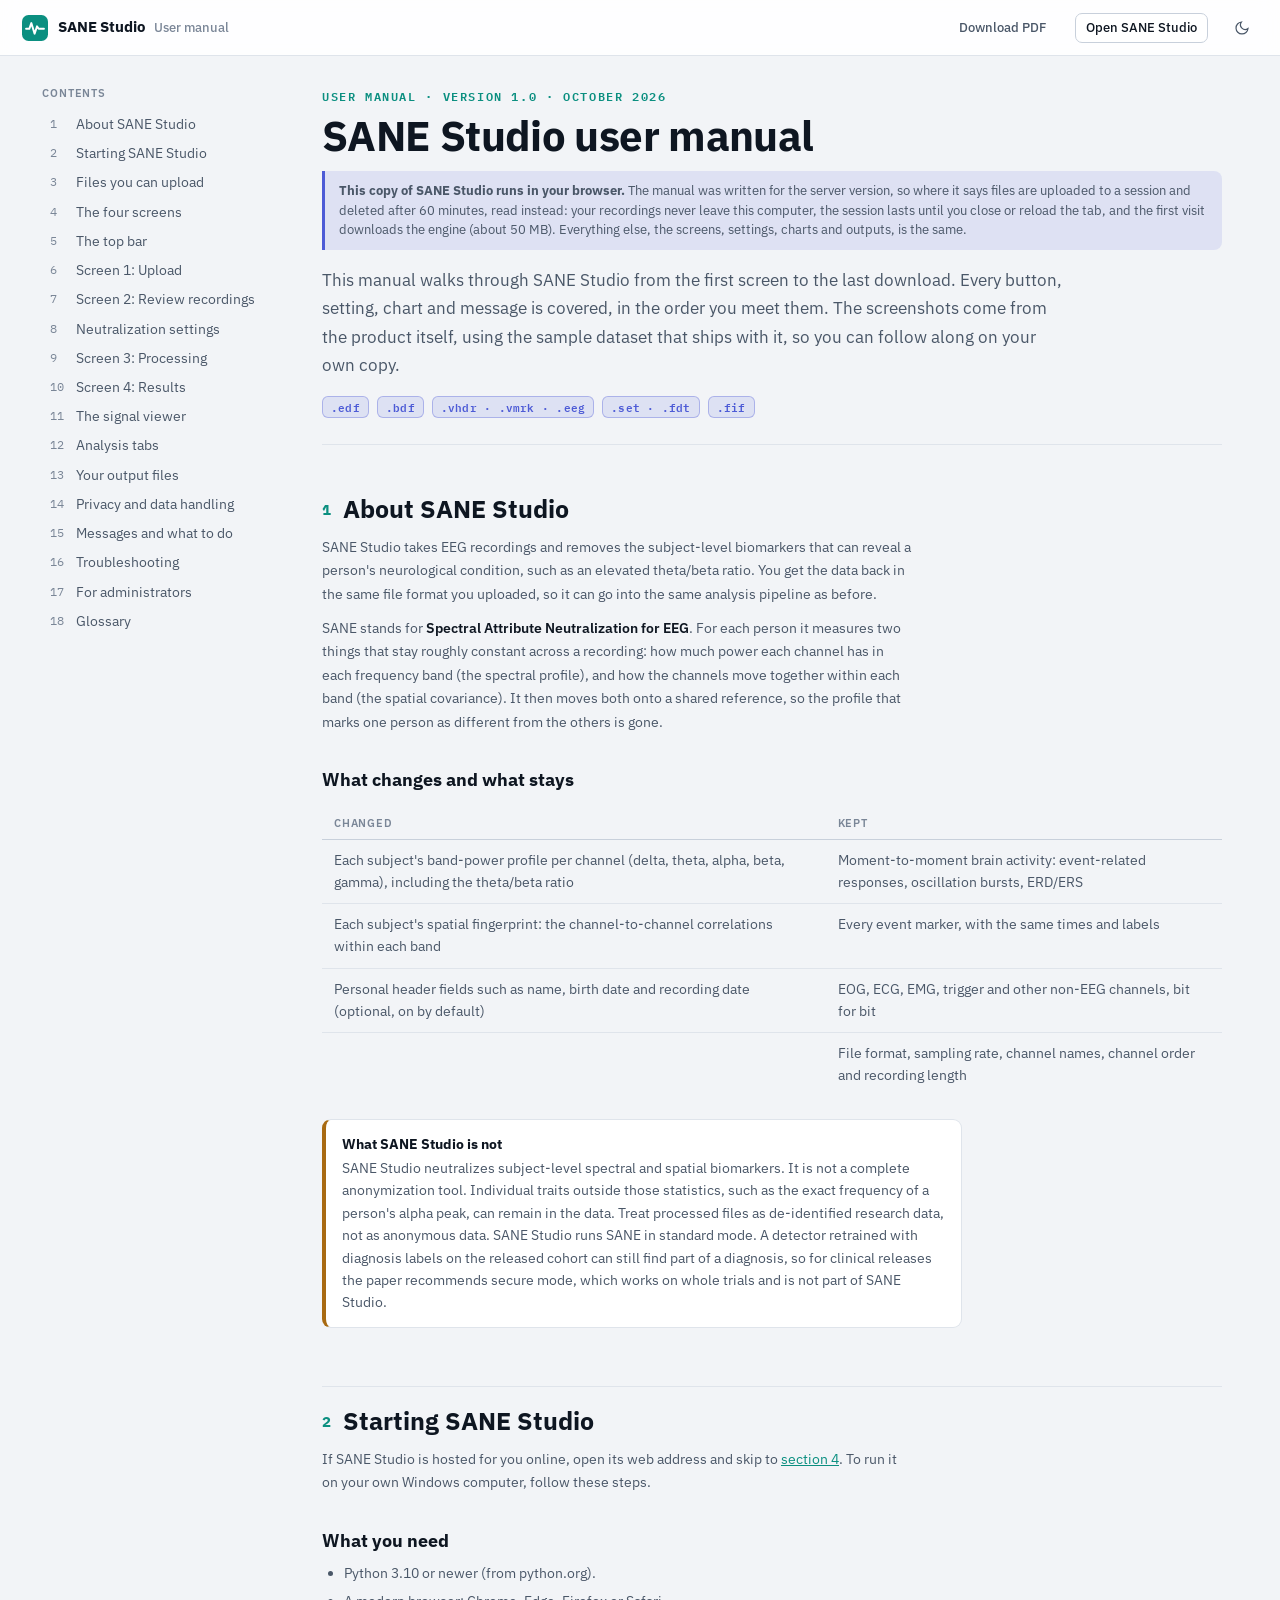
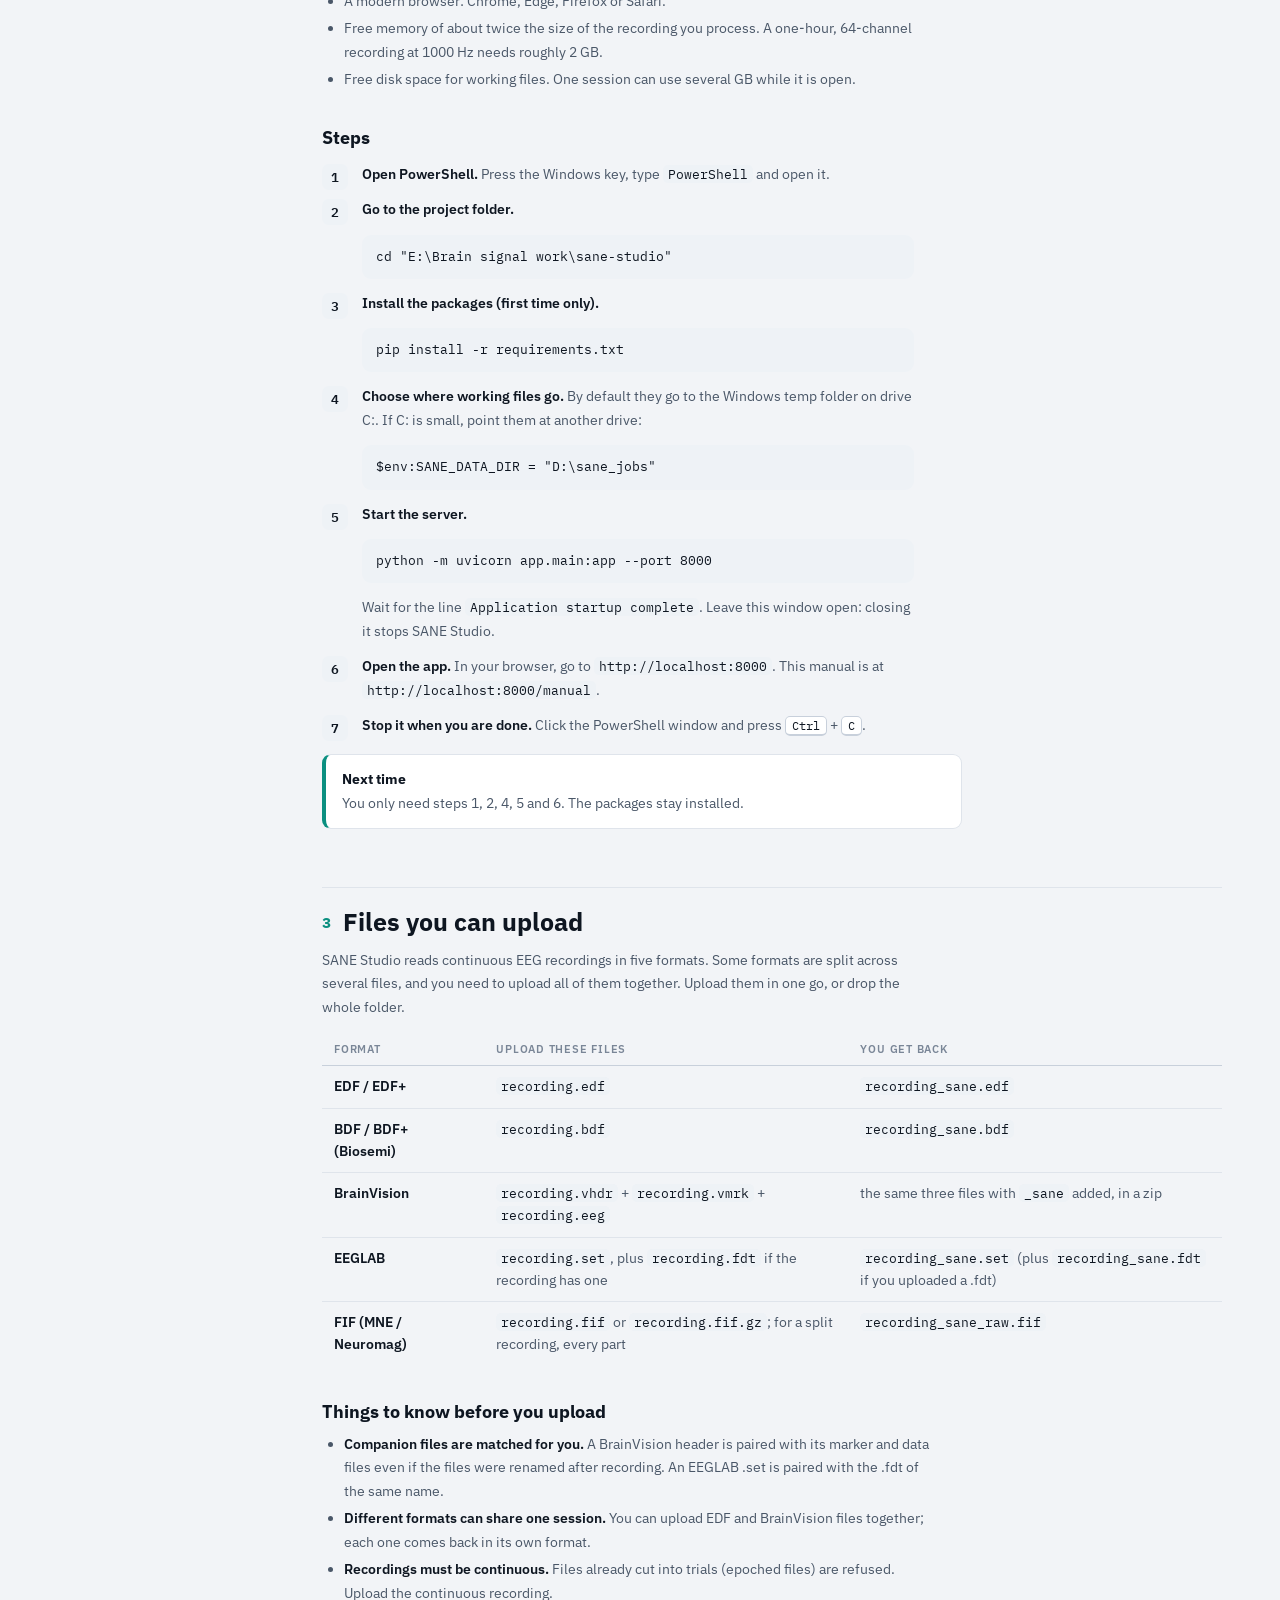
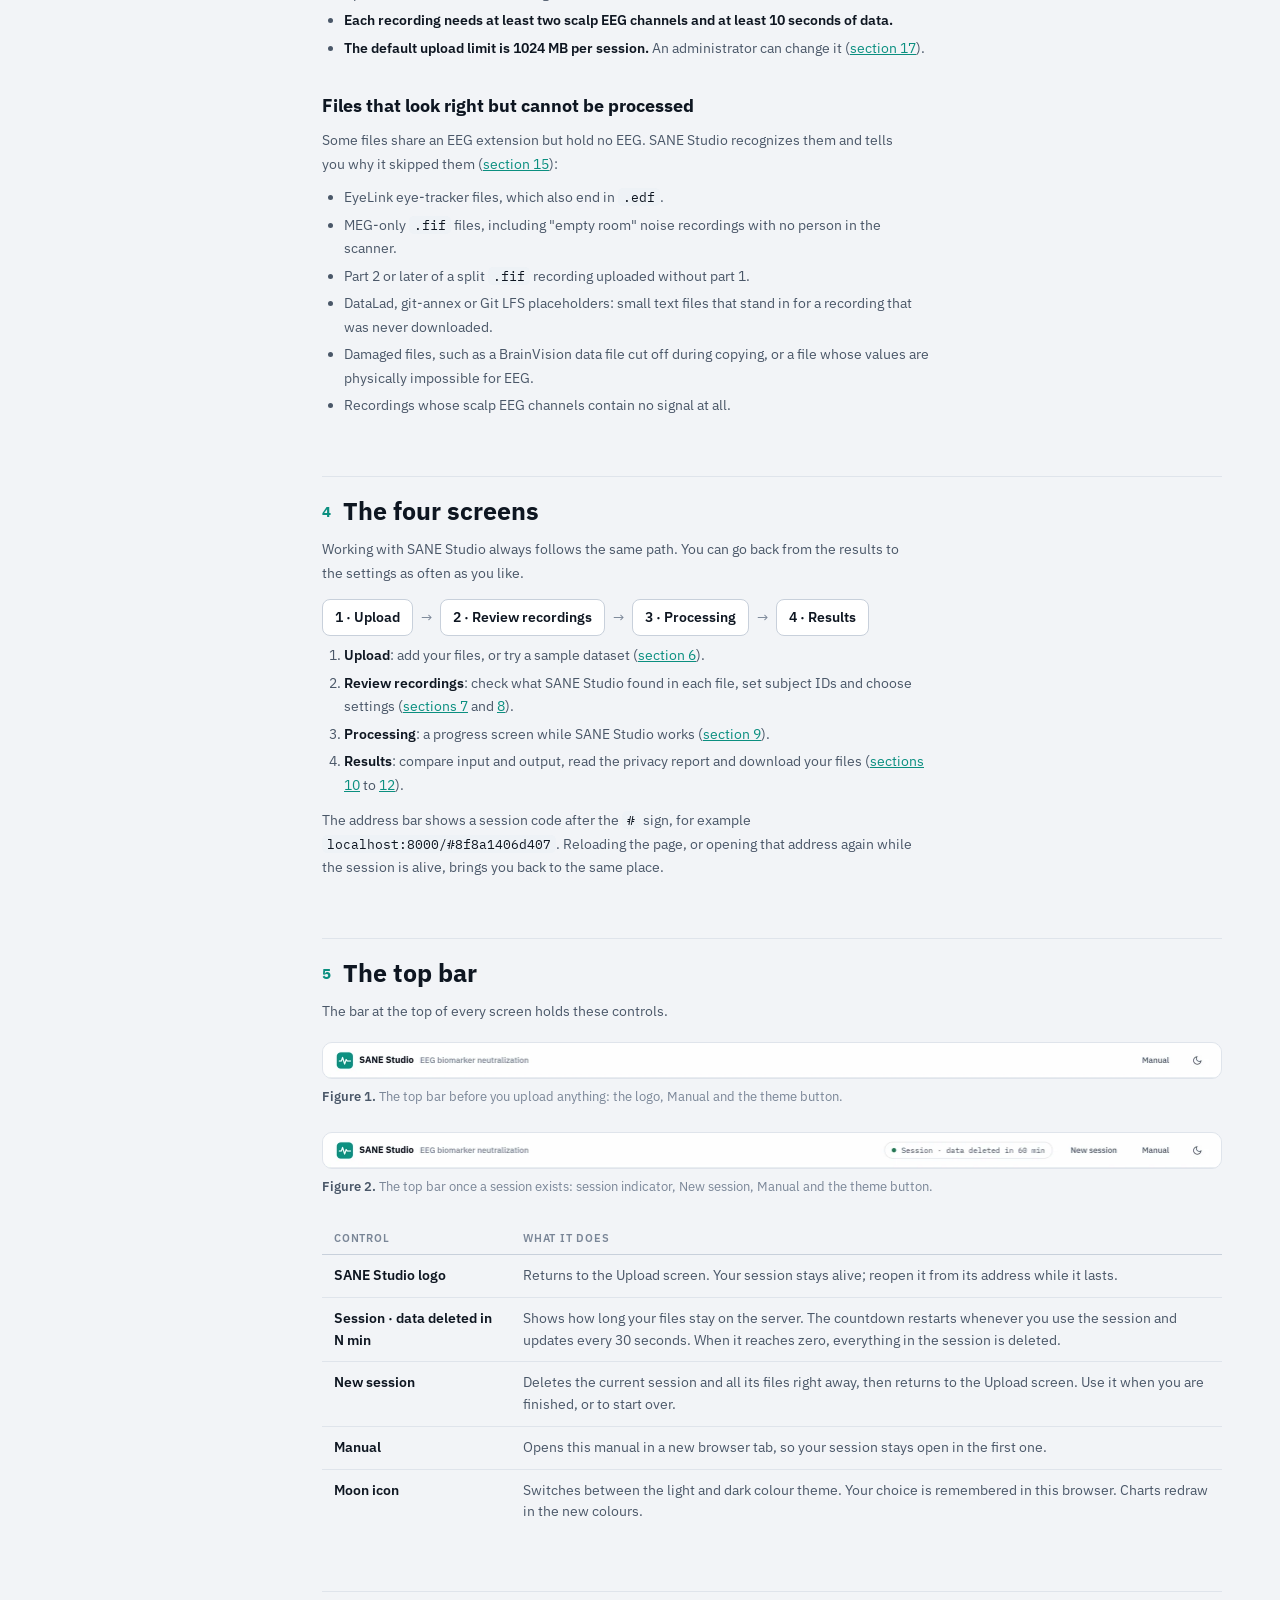
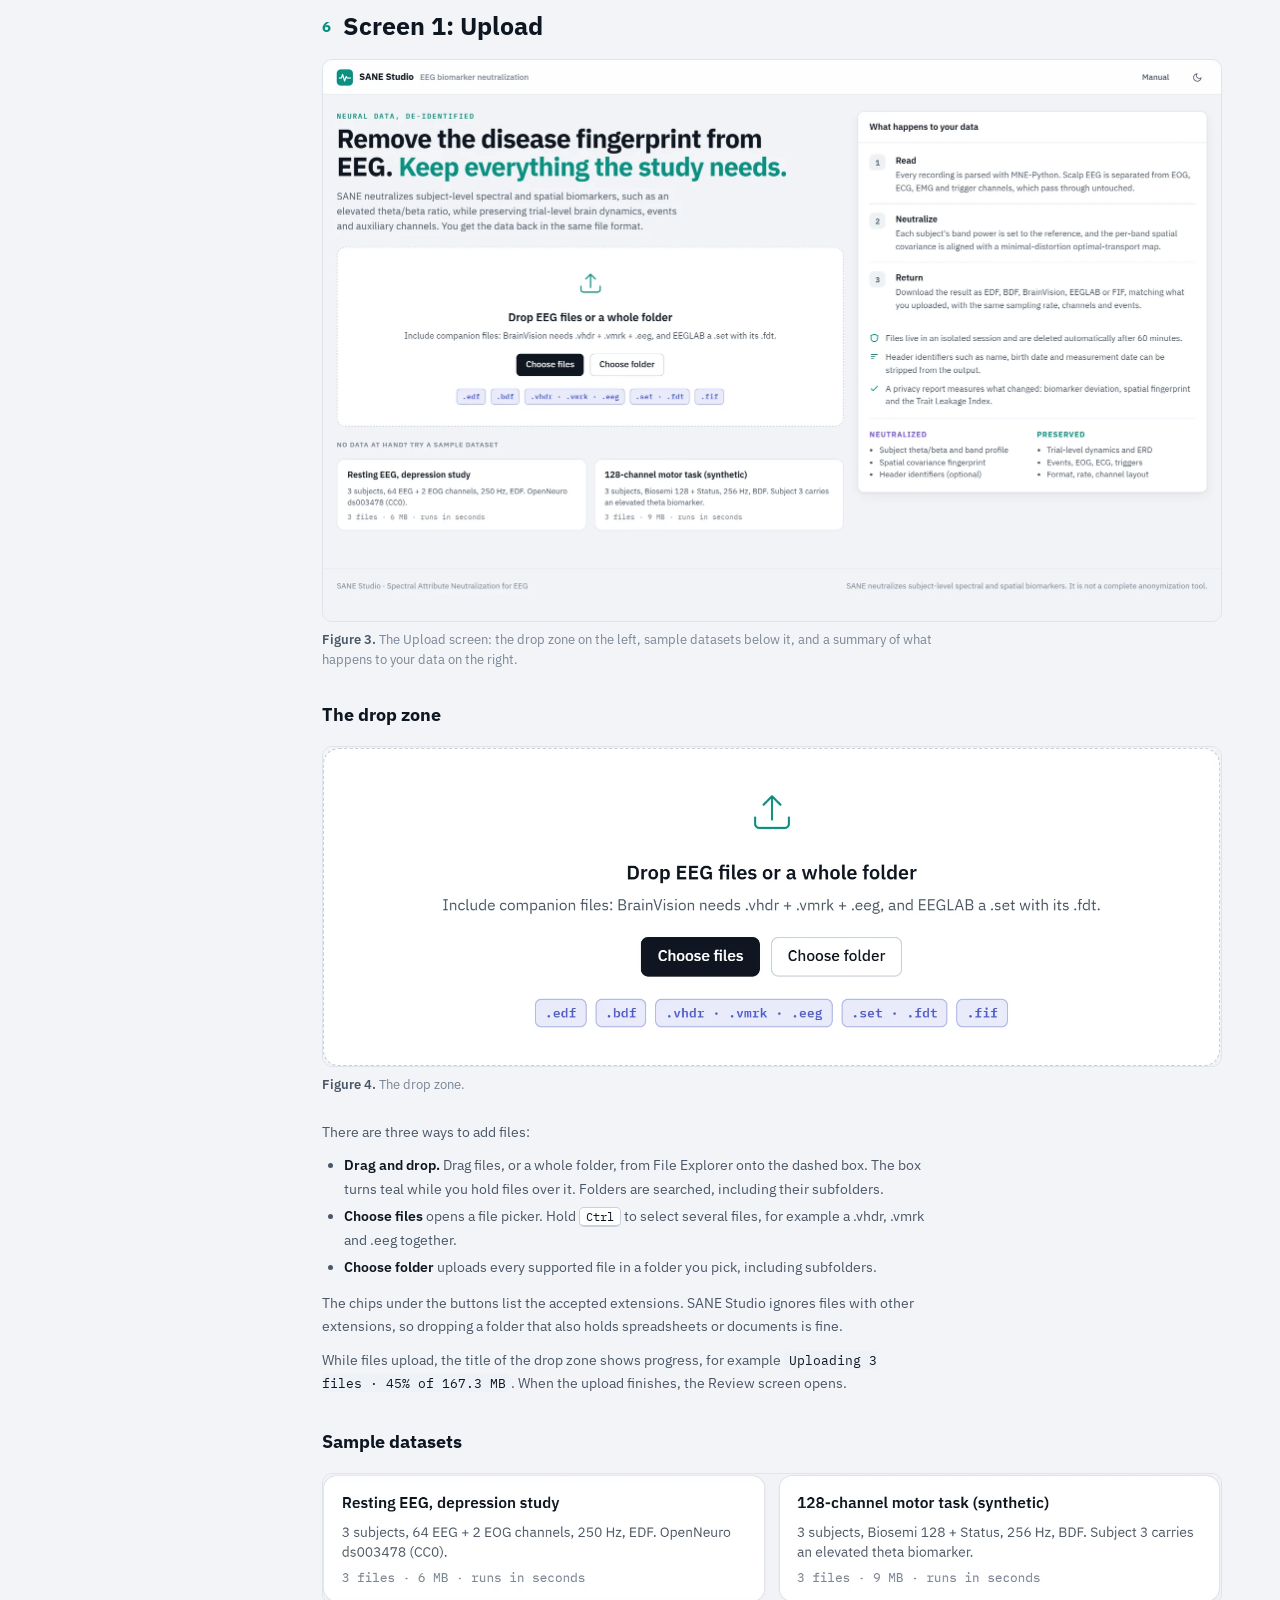
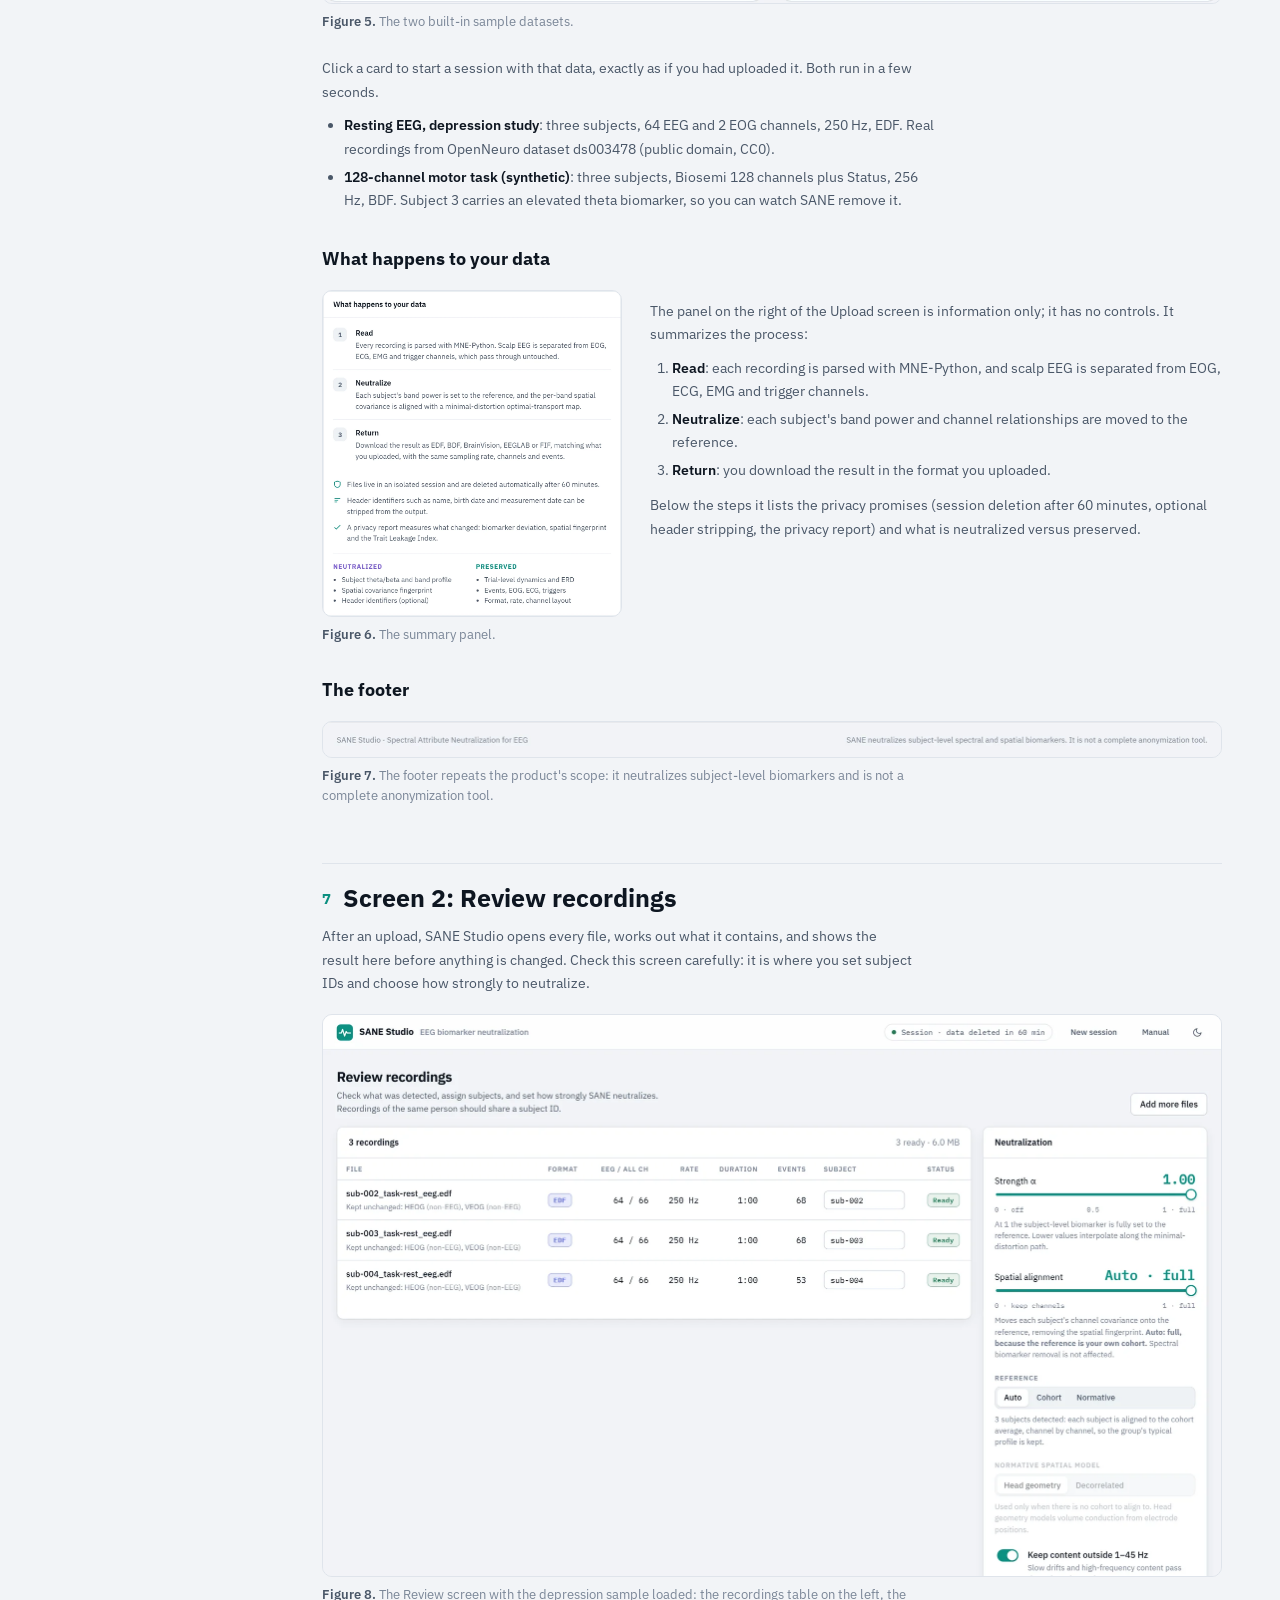
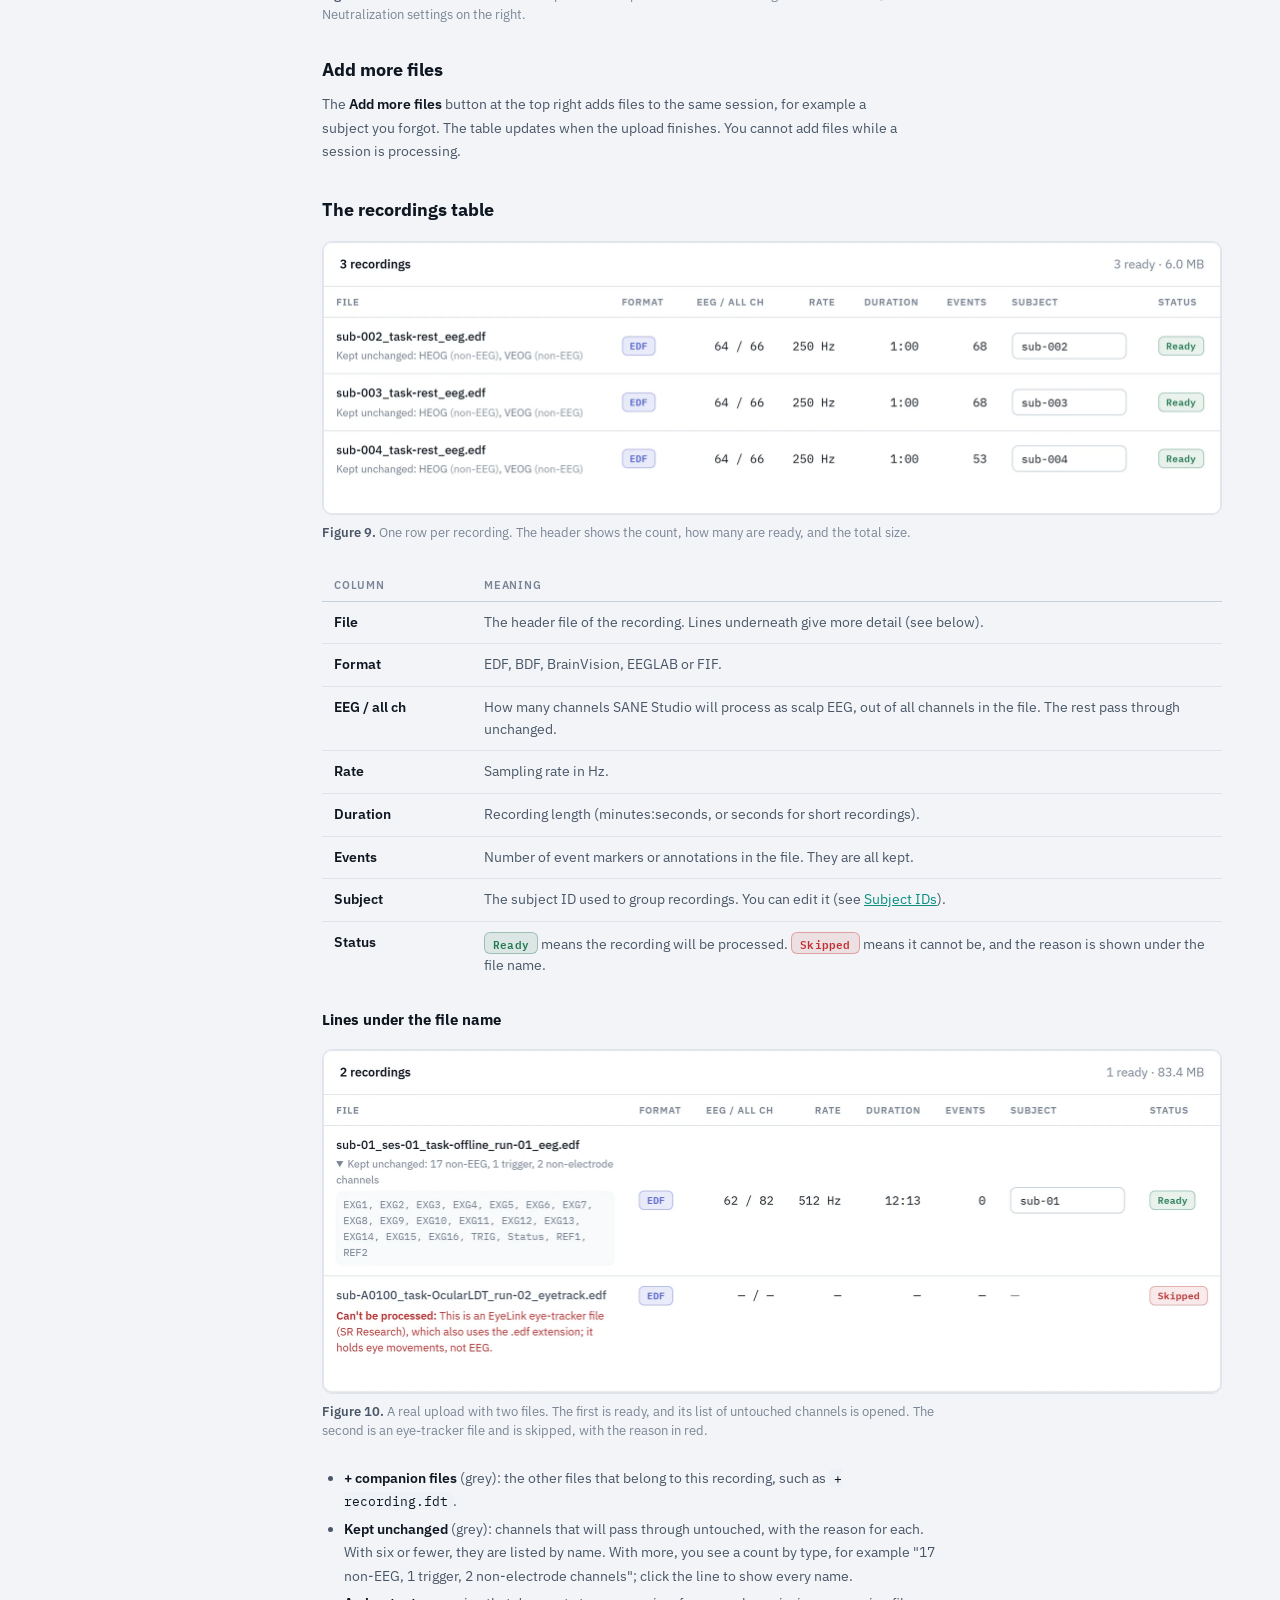
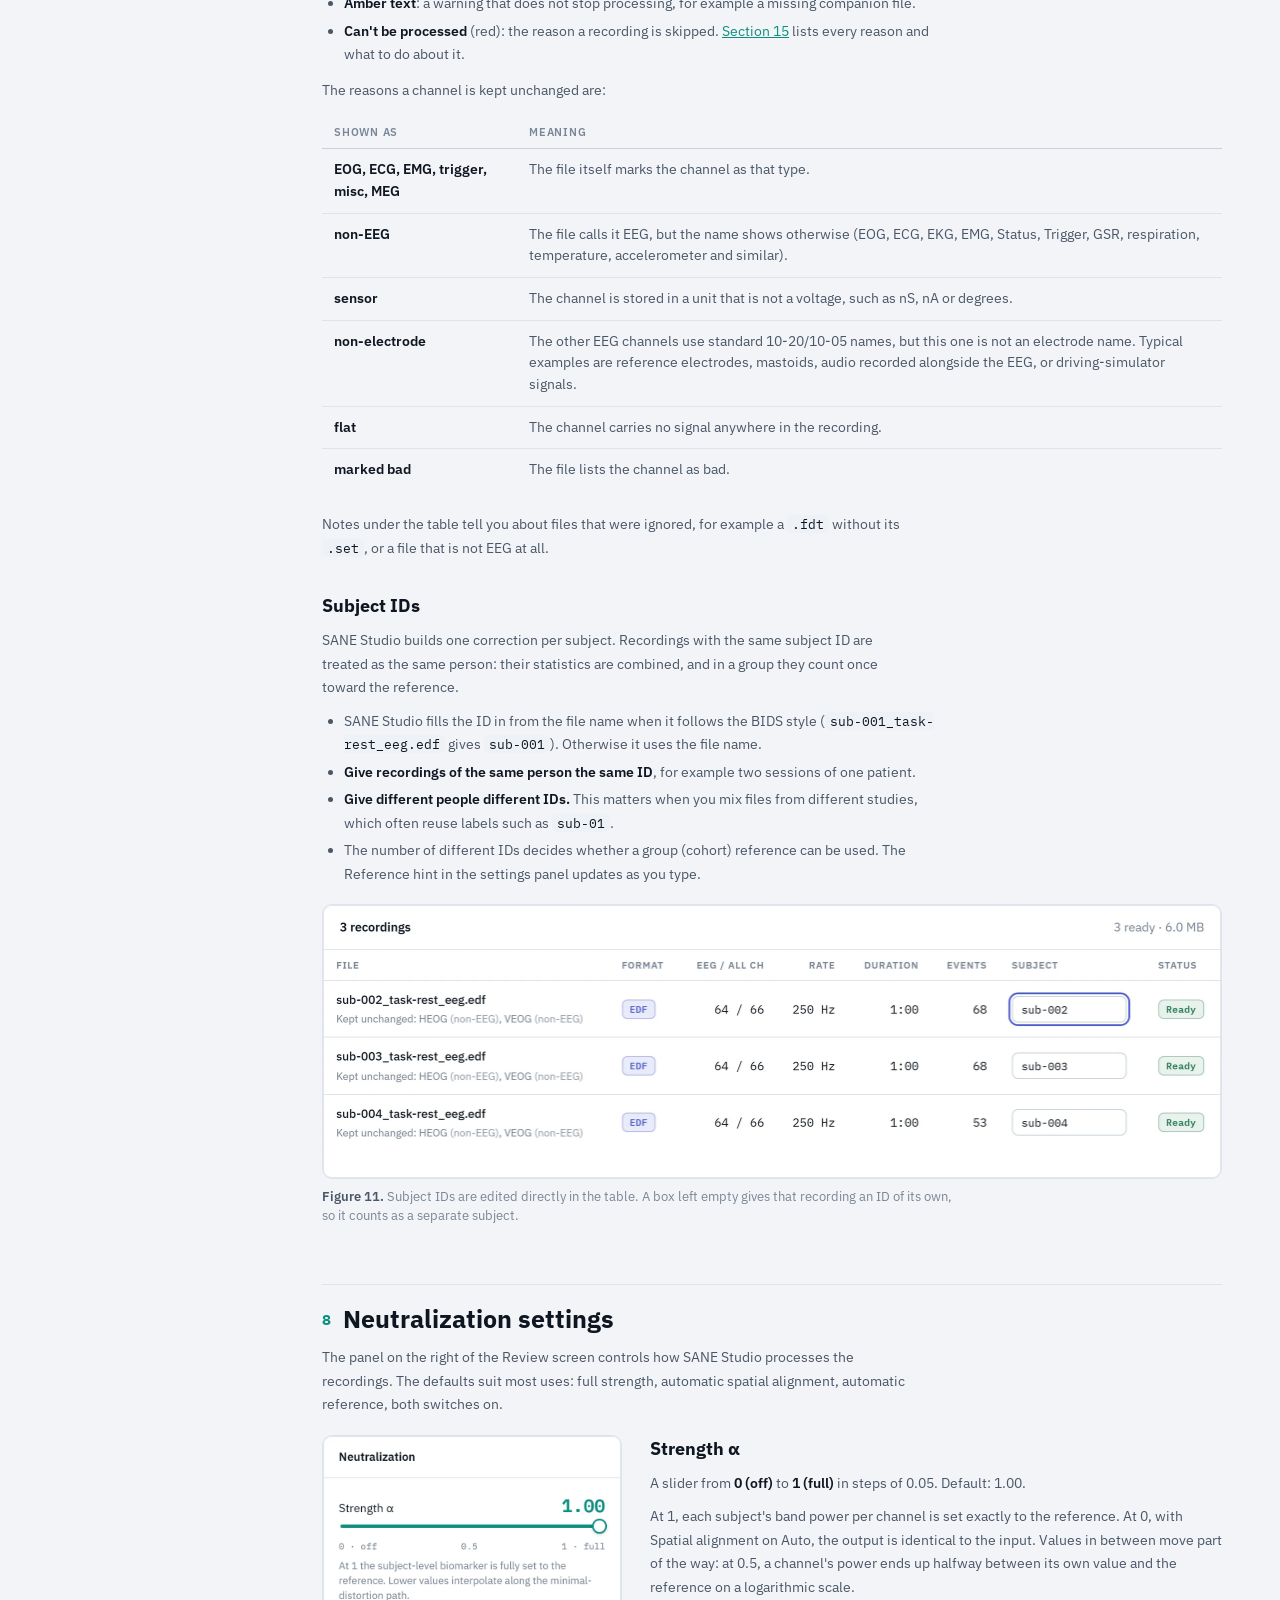
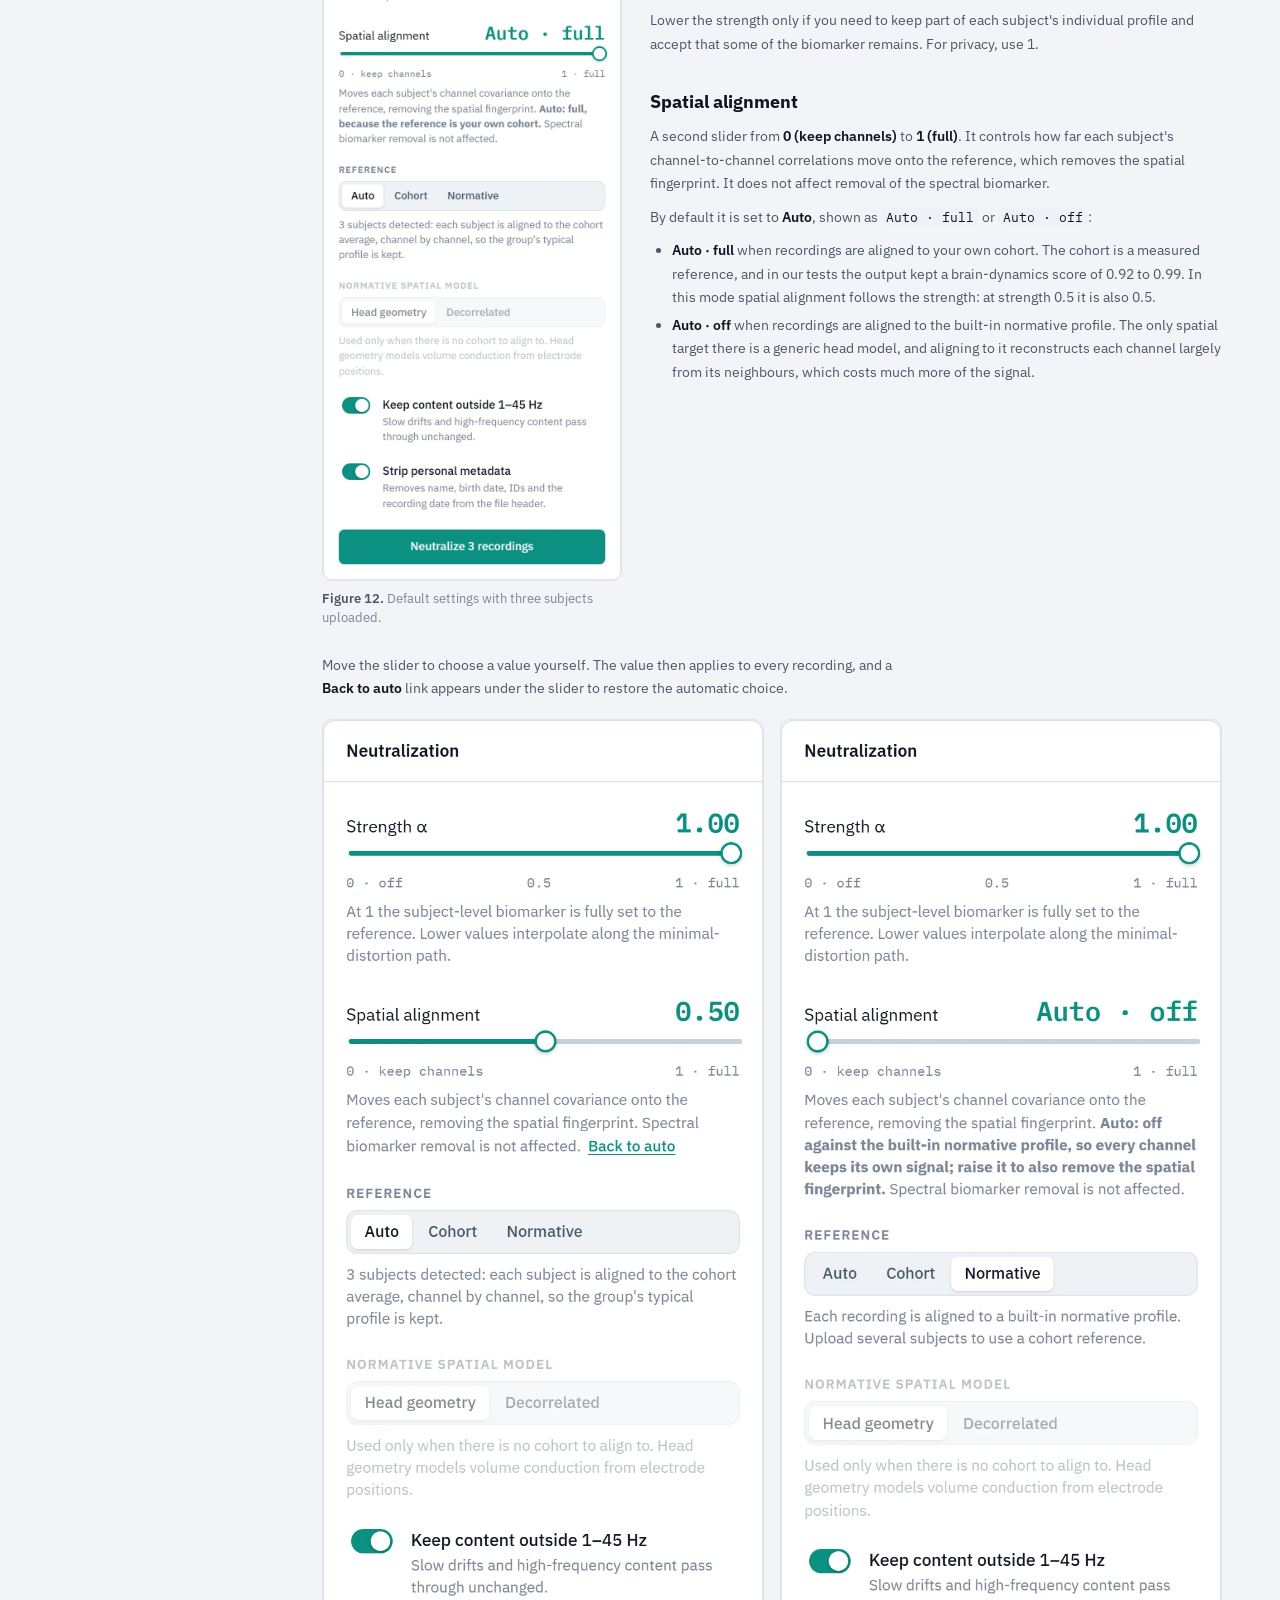
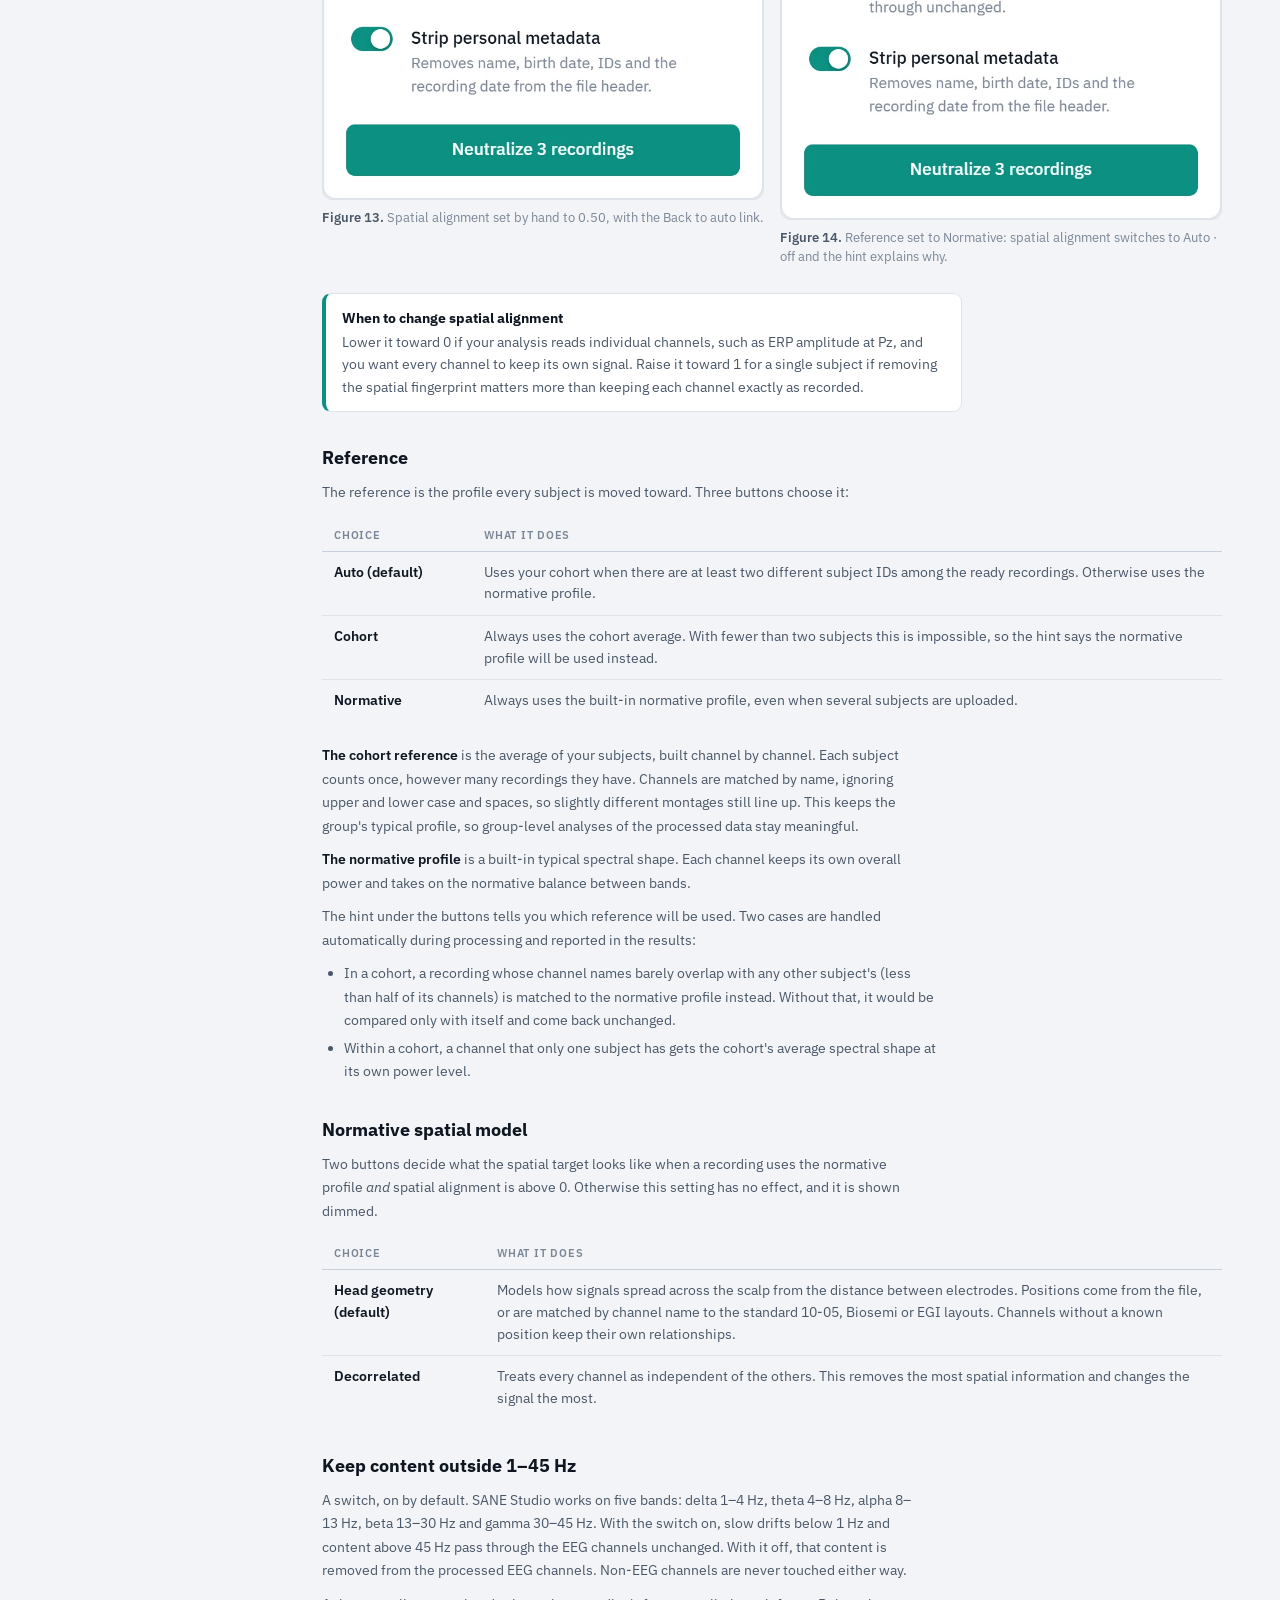
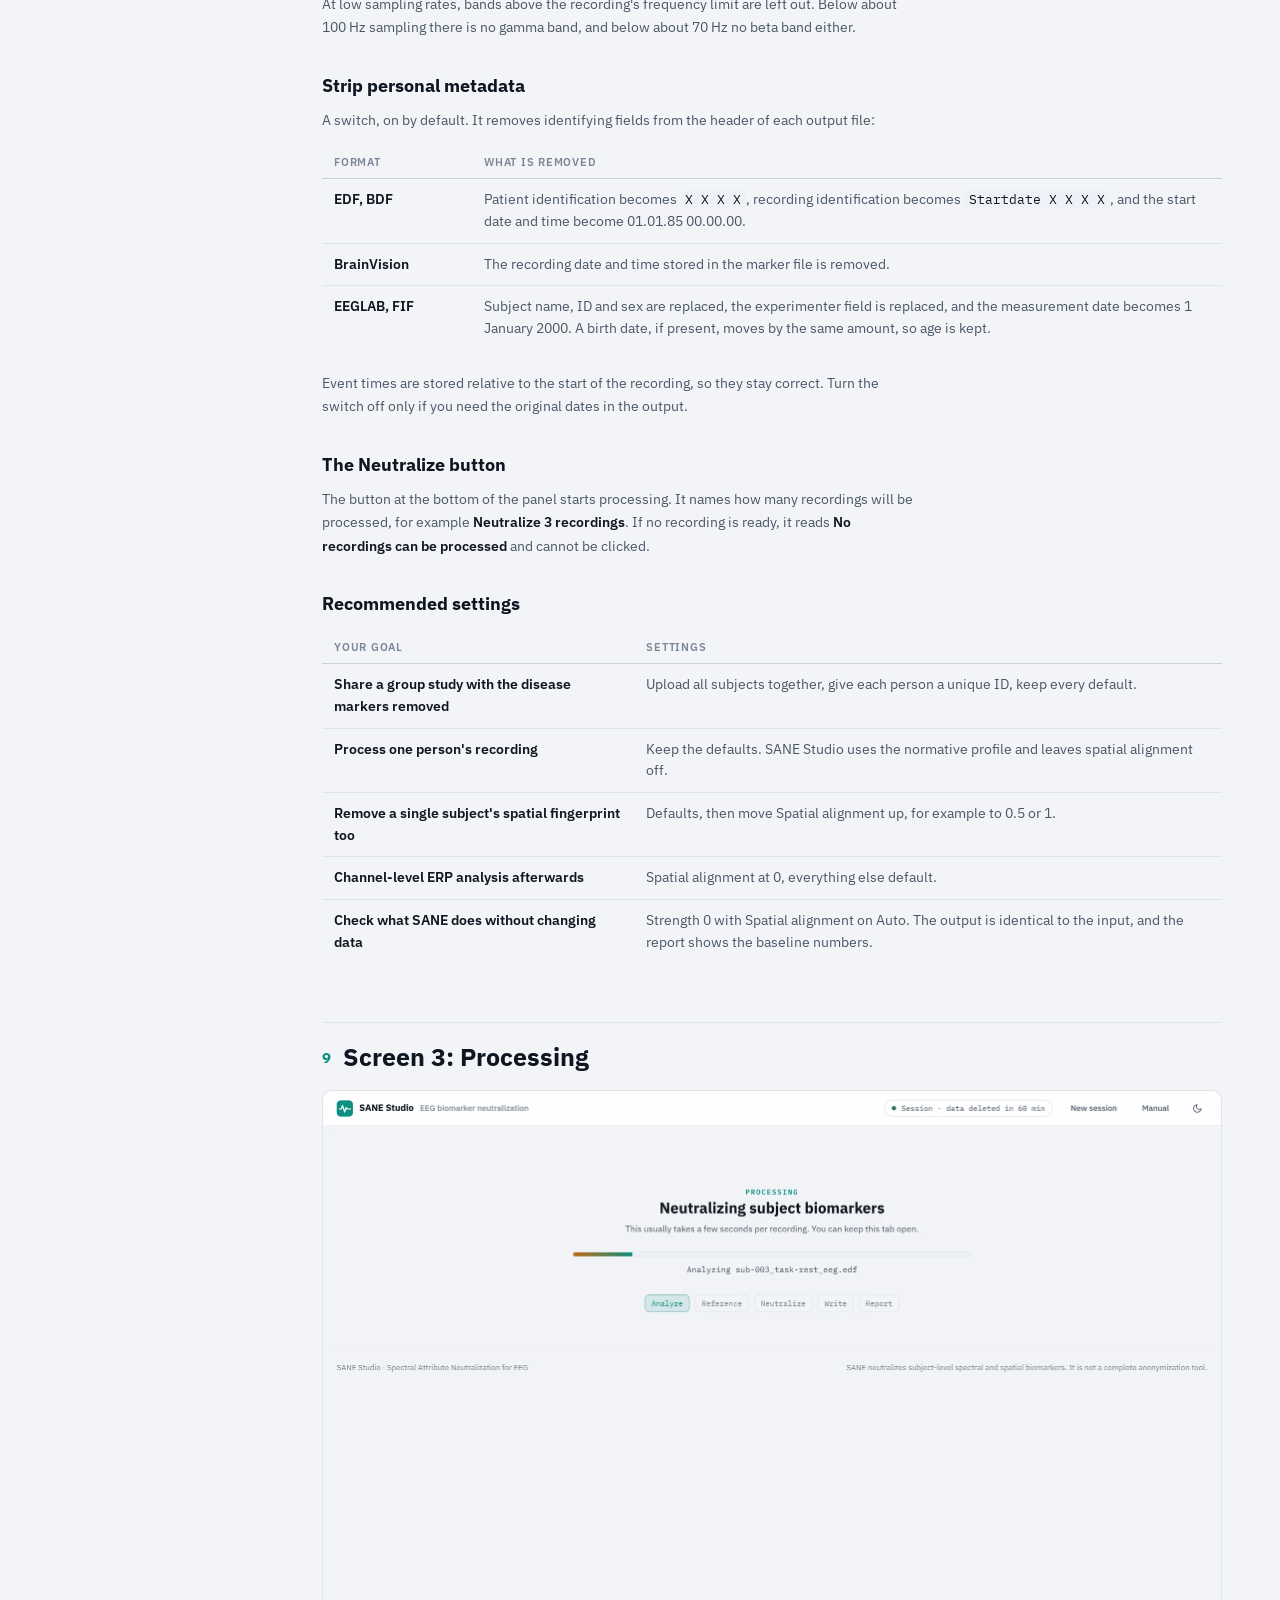
<file: manual.html>
<!doctype html>
<html lang="en">
<head>
<meta charset="utf-8">
<meta name="viewport" content="width=device-width, initial-scale=1">
<title>SANE Studio Manual</title>
<meta name="description" content="User manual for SANE Studio: every screen, setting, chart and output file, with screenshots.">
<link rel="preconnect" href="https://fonts.googleapis.com">
<link rel="preconnect" href="https://fonts.gstatic.com" crossorigin>
<link rel="stylesheet" href="https://fonts.googleapis.com/css2?family=IBM+Plex+Mono:wght@400;500;600&family=IBM+Plex+Sans:wght@400;500;600;700&display=swap">
<link rel="stylesheet" href="css/app.css">
<link rel="icon" href="data:image/svg+xml,%3Csvg xmlns='http://www.w3.org/2000/svg' viewBox='0 0 32 32'%3E%3Crect width='32' height='32' rx='8' fill='%230b8f80'/%3E%3Cpath d='M5 17h4l2.5-7 4 13 3-9 2 3H27' fill='none' stroke='white' stroke-width='2.4' stroke-linecap='round' stroke-linejoin='round'/%3E%3C/svg%3E">
<script>
  try { const t = localStorage.getItem("sane-theme"); if (t) document.documentElement.dataset.theme = t; } catch (e) {}
</script>
<style>
  .man { display: grid; grid-template-columns: 236px minmax(0, 1fr); gap: 44px; max-width: 1240px; margin: 0 auto; padding-block: 30px 90px; }
  .toc { position: sticky; top: 78px; align-self: start; max-height: calc(100vh - 100px); overflow-y: auto; padding-right: 6px; font-size: 13.5px; }
  .toc .label { margin-bottom: 10px; }
  .toc ol { list-style: none; margin: 0; padding: 0; display: grid; gap: 1px; }
  .toc a { display: grid; grid-template-columns: 26px 1fr; padding: 5px 8px; border-radius: 6px; color: var(--text-2); text-decoration: none; line-height: 1.35; }
  .toc a:hover { background: var(--surface-3); color: var(--text); }
  .toc a:focus-visible { outline: 2px solid var(--out); outline-offset: 1px; }
  .toc a span { font-family: var(--mono); font-size: 11.5px; color: var(--text-3); padding-top: 1px; }

  .doc { max-width: 900px; min-width: 0; }
  .doc .cover { padding-bottom: 26px; border-bottom: 1px solid var(--line); }
  .doc .cover h1 { font-size: clamp(30px, 4vw, 42px); line-height: 1.12; letter-spacing: -.015em; margin: 6px 0 12px; text-wrap: balance; }
  .doc .cover p { font-size: 17px; }
  .doc .meta { display: flex; flex-wrap: wrap; gap: 8px; margin-top: 16px; }
  .doc h2 { font-size: 25px; line-height: 1.25; margin: 58px 0 12px; padding-top: 18px; border-top: 1px solid var(--line); text-wrap: balance; scroll-margin-top: 80px; }
  .doc .cover + h2 { border-top: 0; margin-top: 30px; }
  table.opt.plain td:first-child { font-weight: 400; color: var(--text-2); }
  .doc h2 .num { font-family: var(--mono); font-size: 15px; color: var(--out); margin-right: 12px; vertical-align: 3px; }
  .doc h3 { font-size: 18px; margin: 32px 0 8px; scroll-margin-top: 80px; }
  .doc h4 { font-size: 15px; margin: 22px 0 6px; }
  .doc p, .doc li, .doc dd { line-height: 1.68; color: var(--text-2); max-width: 74ch; }
  .doc p { margin: 10px 0; }
  .doc ul, .doc ol { padding-left: 22px; margin: 8px 0 12px; }
  .doc li { margin: 4px 0; }
  .doc strong, .doc .ui { color: var(--text); font-weight: 600; }
  .doc code { font-family: var(--mono); font-size: .9em; padding: 1px 5px; border-radius: 5px; background: var(--surface-3); color: var(--text); overflow-wrap: anywhere; }
  .doc pre { font-family: var(--mono); font-size: 13px; padding: 12px 14px; border-radius: 9px; background: var(--surface-3); color: var(--text); overflow-x: auto; line-height: 1.55; }
  .doc a { color: var(--out); }
  kbd { font-family: var(--mono); font-size: 12px; padding: 1px 6px; border: 1px solid var(--line-strong); border-bottom-width: 2px; border-radius: 5px; background: var(--surface); color: var(--text); }

  figure.shot { margin: 18px 0 26px; }
  figure.shot img { display: block; width: 100%; height: auto; border: 1px solid var(--line); border-radius: 10px; background: #fff; }
  figure.shot.narrow img { max-width: 380px; }
  figure.shot.mid img { max-width: 620px; }
  figure.shot figcaption { font-size: 13px; color: var(--text-3); margin-top: 8px; line-height: 1.5; max-width: 80ch; }
  figure.shot figcaption b { color: var(--text-2); font-weight: 600; }
  .gallery { display: grid; grid-template-columns: repeat(2, minmax(0, 1fr)); gap: 16px; margin: 18px 0 26px; }
  .gallery figure.shot { margin: 0; }
  .side { display: grid; grid-template-columns: minmax(0, 300px) minmax(0, 1fr); gap: 28px; align-items: start; margin: 18px 0 26px; }
  .side figure.shot { margin: 0; }

  .table-wrap { margin: 14px 0 22px; }
  table.opt { width: 100%; border-collapse: collapse; font-size: 14px; }
  table.opt th { text-align: left; font: 600 11px var(--sans); letter-spacing: .07em; text-transform: uppercase; color: var(--text-3); padding: 9px 12px; border-bottom: 1px solid var(--line-strong); }
  table.opt td { padding: 10px 12px; border-bottom: 1px solid var(--line); vertical-align: top; color: var(--text-2); line-height: 1.55; }
  table.opt td:first-child { color: var(--text); font-weight: 600; min-width: 150px; }
  table.opt td.mono, table.opt td code { font-family: var(--mono); font-size: 12.5px; }
  table.opt tr:last-child td { border-bottom: 0; }

  .callout { margin: 16px 0 20px; padding: 13px 16px; border-radius: 9px; border: 1px solid var(--line); background: var(--surface); line-height: 1.6; color: var(--text-2); max-width: 80ch; }
  .callout b:first-child { display: block; margin-bottom: 2px; color: var(--text); }
  .callout.tip { border-left: 4px solid var(--out); }
  .callout.note { border-left: 4px solid var(--ref); }
  .callout.warn { border-left: 4px solid var(--warn); }
  .steps-list { counter-reset: s; list-style: none; padding-left: 0 !important; }
  .steps-list > li { counter-increment: s; position: relative; padding-left: 40px; margin: 12px 0; }
  .steps-list > li::before { content: counter(s); position: absolute; left: 0; top: 1px; width: 26px; height: 26px; border-radius: 7px; display: grid; place-items: center;
    font: 600 12.5px var(--mono); background: var(--surface-3); color: var(--text); }
  .flow { display: flex; flex-wrap: wrap; align-items: center; gap: 8px; margin: 14px 0 6px; font-size: 14px; }
  .flow span.box { padding: 7px 12px; border: 1px solid var(--line-strong); border-radius: 8px; background: var(--surface); color: var(--text); font-weight: 600; }
  .flow span.arr { color: var(--text-3); }
  dl.gloss { display: grid; grid-template-columns: minmax(150px, 220px) 1fr; gap: 8px 22px; margin: 14px 0; }
  dl.gloss dt { font-weight: 600; color: var(--text); }
  dl.gloss dd { margin: 0; }

  @media (max-width: 960px) {
    .man { grid-template-columns: minmax(0, 1fr); gap: 18px; }
    .toc { position: static; max-height: none; border: 1px solid var(--line); border-radius: 10px; padding: 12px; background: var(--surface); }
    .side { grid-template-columns: minmax(0, 1fr); }
  }
  @media (max-width: 620px) {
    .gallery { grid-template-columns: minmax(0, 1fr); }
    dl.gloss { grid-template-columns: minmax(0, 1fr); }
  }
  .print-toc { display: none; }
  @media print {
    header.topbar, .toc, footer.site, .no-print { display: none !important; }
    .print-toc { display: block; margin-top: 34px; }
    .print-toc ol { columns: 2; column-gap: 40px; padding-left: 22px; margin: 10px 0 18px; }
    .print-toc li { font-size: 14px; line-height: 1.9; color: var(--text); }
    .print-toc li::marker { font-family: var(--mono); color: var(--out); }
    .print-toc p { font-size: 13px; }
    body { background: #fff; }
    .man { display: block; padding: 0; max-width: none; }
    .doc { max-width: none; }
    .doc h2 { break-before: page; border-top: 0; margin-top: 0; }
    figure.shot, table.opt tr, .callout, .side, .gallery { break-inside: avoid; }
    .doc h3, .doc h4 { break-after: avoid; }
    .table-wrap { overflow: visible; }
    .doc a { color: inherit; text-decoration: none; }
  }
</style>
</head>
<body>
<header class="topbar">
  <a class="brand" href="studio.html" aria-label="SANE Studio home">
    <svg viewBox="0 0 32 32" aria-hidden="true"><rect width="32" height="32" rx="8" fill="var(--out)"/><path d="M5 17h4l2.5-7 4 13 3-9 2 3H27" fill="none" stroke="var(--surface)" stroke-width="2.4" stroke-linecap="round" stroke-linejoin="round"/></svg>
    <b>SANE Studio</b><span>User manual</span>
  </a>
  <div class="spacer"></div>
  <a class="btn ghost sm" href="manual/SANE_Studio_Manual.pdf" download>Download PDF</a>
  <a class="btn sm" href="studio.html">Open SANE Studio</a>
  <button class="btn ghost icon" id="themeBtn" aria-label="Toggle colour theme" title="Toggle colour theme">
    <svg viewBox="0 0 24 24" fill="none" stroke="currentColor" stroke-width="1.8"><path d="M21 12.8A9 9 0 1 1 11.2 3a7 7 0 0 0 9.8 9.8z"/></svg>
  </button>
</header>

<main class="man">
  <nav class="toc" aria-label="Contents">
    <div class="label">Contents</div>
    <ol>
      <li><a href="#about"><span>1</span>About SANE Studio</a></li>
      <li><a href="#start"><span>2</span>Starting SANE Studio</a></li>
      <li><a href="#files"><span>3</span>Files you can upload</a></li>
      <li><a href="#tour"><span>4</span>The four screens</a></li>
      <li><a href="#topbar"><span>5</span>The top bar</a></li>
      <li><a href="#upload"><span>6</span>Screen 1: Upload</a></li>
      <li><a href="#review"><span>7</span>Screen 2: Review recordings</a></li>
      <li><a href="#settings"><span>8</span>Neutralization settings</a></li>
      <li><a href="#processing"><span>9</span>Screen 3: Processing</a></li>
      <li><a href="#results"><span>10</span>Screen 4: Results</a></li>
      <li><a href="#viewer"><span>11</span>The signal viewer</a></li>
      <li><a href="#tabs"><span>12</span>Analysis tabs</a></li>
      <li><a href="#outputs"><span>13</span>Your output files</a></li>
      <li><a href="#privacy"><span>14</span>Privacy and data handling</a></li>
      <li><a href="#messages"><span>15</span>Messages and what to do</a></li>
      <li><a href="#troubleshooting"><span>16</span>Troubleshooting</a></li>
      <li><a href="#admin"><span>17</span>For administrators</a></li>
      <li><a href="#glossary"><span>18</span>Glossary</a></li>
    </ol>
  </nav>

  <article class="doc">
    <div class="cover">
      <div class="eyebrow">User manual · version 1.0 · October 2026</div>
      <h1>SANE Studio user manual</h1>
      <div class="scope" style="margin:0 0 16px"><b>This copy of SANE Studio runs in your browser.</b> The manual was written for the server version, so where it says files are uploaded to a session and deleted after 60 minutes, read instead: your recordings never leave this computer, the session lasts until you close or reload the tab, and the first visit downloads the engine (about 50 MB). Everything else, the screens, settings, charts and outputs, is the same.</div>
      <p>This manual walks through SANE Studio from the first screen to the last download. Every button, setting, chart and message is covered, in the order you meet them. The screenshots come from the product itself, using the sample dataset that ships with it, so you can follow along on your own copy.</p>
      <div class="meta"><span class="chip fmt">.edf</span><span class="chip fmt">.bdf</span><span class="chip fmt">.vhdr · .vmrk · .eeg</span><span class="chip fmt">.set · .fdt</span><span class="chip fmt">.fif</span></div>
      <nav class="print-toc" aria-hidden="true">
        <div class="label">Contents</div>
        <ol>
          <li>About SANE Studio</li><li>Starting SANE Studio</li><li>Files you can upload</li><li>The four screens</li>
          <li>The top bar</li><li>Screen 1: Upload</li><li>Screen 2: Review recordings</li><li>Neutralization settings</li>
          <li>Screen 3: Processing</li><li>Screen 4: Results</li><li>The signal viewer</li><li>Analysis tabs</li>
          <li>Your output files</li><li>Privacy and data handling</li><li>Messages and what to do</li><li>Troubleshooting</li>
          <li>For administrators</li><li>Glossary</li>
        </ol>
        <p>The web version of this manual is at <code>/manual</code> on any SANE Studio server, for example <code>http://localhost:8000/manual</code>.</p>
      </nav>
    </div>

    <!-- ===================================================== 1 -->
    <h2 id="about"><span class="num">1</span>About SANE Studio</h2>
    <p>SANE Studio takes EEG recordings and removes the subject-level biomarkers that can reveal a person's neurological condition, such as an elevated theta/beta ratio. You get the data back in the same file format you uploaded, so it can go into the same analysis pipeline as before.</p>
    <p>SANE stands for <strong>Spectral Attribute Neutralization for EEG</strong>. For each person it measures two things that stay roughly constant across a recording: how much power each channel has in each frequency band (the spectral profile), and how the channels move together within each band (the spatial covariance). It then moves both onto a shared reference, so the profile that marks one person as different from the others is gone.</p>

    <h3>What changes and what stays</h3>
    <div class="table-wrap"><table class="opt plain">
      <thead><tr><th>Changed</th><th>Kept</th></tr></thead>
      <tbody>
        <tr><td>Each subject's band-power profile per channel (delta, theta, alpha, beta, gamma), including the theta/beta ratio</td><td>Moment-to-moment brain activity: event-related responses, oscillation bursts, ERD/ERS</td></tr>
        <tr><td>Each subject's spatial fingerprint: the channel-to-channel correlations within each band</td><td>Every event marker, with the same times and labels</td></tr>
        <tr><td>Personal header fields such as name, birth date and recording date (optional, on by default)</td><td>EOG, ECG, EMG, trigger and other non-EEG channels, bit for bit</td></tr>
        <tr><td></td><td>File format, sampling rate, channel names, channel order and recording length</td></tr>
      </tbody>
    </table></div>
    <div class="callout warn"><b>What SANE Studio is not</b>SANE Studio neutralizes subject-level spectral and spatial biomarkers. It is not a complete anonymization tool. Individual traits outside those statistics, such as the exact frequency of a person's alpha peak, can remain in the data. Treat processed files as de-identified research data, not as anonymous data. SANE Studio runs SANE in standard mode. A detector retrained with diagnosis labels on the released cohort can still find part of a diagnosis, so for clinical releases the paper recommends secure mode, which works on whole trials and is not part of SANE Studio.</div>

    <!-- ===================================================== 2 -->
    <h2 id="start"><span class="num">2</span>Starting SANE Studio</h2>
    <p>If SANE Studio is hosted for you online, open its web address and skip to <a href="#tour">section 4</a>. To run it on your own Windows computer, follow these steps.</p>
    <h3>What you need</h3>
    <ul>
      <li>Python 3.10 or newer (from python.org).</li>
      <li>A modern browser: Chrome, Edge, Firefox or Safari.</li>
      <li>Free memory of about twice the size of the recording you process. A one-hour, 64-channel recording at 1000 Hz needs roughly 2 GB.</li>
      <li>Free disk space for working files. One session can use several GB while it is open.</li>
    </ul>
    <h3>Steps</h3>
    <ol class="steps-list">
      <li><strong>Open PowerShell.</strong> Press the Windows key, type <code>PowerShell</code> and open it.</li>
      <li><strong>Go to the project folder.</strong><pre>cd "E:\Brain signal work\sane-studio"</pre></li>
      <li><strong>Install the packages (first time only).</strong><pre>pip install -r requirements.txt</pre></li>
      <li><strong>Choose where working files go.</strong> By default they go to the Windows temp folder on drive C:. If C: is small, point them at another drive:<pre>$env:SANE_DATA_DIR = "D:\sane_jobs"</pre></li>
      <li><strong>Start the server.</strong><pre>python -m uvicorn app.main:app --port 8000</pre>Wait for the line <code>Application startup complete</code>. Leave this window open: closing it stops SANE Studio.</li>
      <li><strong>Open the app.</strong> In your browser, go to <code>http://localhost:8000</code>. This manual is at <code>http://localhost:8000/manual</code>.</li>
      <li><strong>Stop it when you are done.</strong> Click the PowerShell window and press <kbd>Ctrl</kbd> + <kbd>C</kbd>.</li>
    </ol>
    <div class="callout tip"><b>Next time</b>You only need steps 1, 2, 4, 5 and 6. The packages stay installed.</div>

    <!-- ===================================================== 3 -->
    <h2 id="files"><span class="num">3</span>Files you can upload</h2>
    <p>SANE Studio reads continuous EEG recordings in five formats. Some formats are split across several files, and you need to upload all of them together. Upload them in one go, or drop the whole folder.</p>
    <div class="table-wrap"><table class="opt">
      <thead><tr><th>Format</th><th>Upload these files</th><th>You get back</th></tr></thead>
      <tbody>
        <tr><td>EDF / EDF+</td><td><code>recording.edf</code></td><td><code>recording_sane.edf</code></td></tr>
        <tr><td>BDF / BDF+ (Biosemi)</td><td><code>recording.bdf</code></td><td><code>recording_sane.bdf</code></td></tr>
        <tr><td>BrainVision</td><td><code>recording.vhdr</code> + <code>recording.vmrk</code> + <code>recording.eeg</code></td><td>the same three files with <code>_sane</code> added, in a zip</td></tr>
        <tr><td>EEGLAB</td><td><code>recording.set</code>, plus <code>recording.fdt</code> if the recording has one</td><td><code>recording_sane.set</code> (plus <code>recording_sane.fdt</code> if you uploaded a .fdt)</td></tr>
        <tr><td>FIF (MNE / Neuromag)</td><td><code>recording.fif</code> or <code>recording.fif.gz</code>; for a split recording, every part</td><td><code>recording_sane_raw.fif</code></td></tr>
      </tbody>
    </table></div>
    <h3>Things to know before you upload</h3>
    <ul>
      <li><strong>Companion files are matched for you.</strong> A BrainVision header is paired with its marker and data files even if the files were renamed after recording. An EEGLAB .set is paired with the .fdt of the same name.</li>
      <li><strong>Different formats can share one session.</strong> You can upload EDF and BrainVision files together; each one comes back in its own format.</li>
      <li><strong>Recordings must be continuous.</strong> Files already cut into trials (epoched files) are refused. Upload the continuous recording.</li>
      <li><strong>Each recording needs at least two scalp EEG channels and at least 10 seconds of data.</strong></li>
      <li><strong>The default upload limit is 1024 MB per session.</strong> An administrator can change it (<a href="#admin">section 17</a>).</li>
    </ul>
    <h3>Files that look right but cannot be processed</h3>
    <p>Some files share an EEG extension but hold no EEG. SANE Studio recognizes them and tells you why it skipped them (<a href="#messages">section 15</a>):</p>
    <ul>
      <li>EyeLink eye-tracker files, which also end in <code>.edf</code>.</li>
      <li>MEG-only <code>.fif</code> files, including "empty room" noise recordings with no person in the scanner.</li>
      <li>Part 2 or later of a split <code>.fif</code> recording uploaded without part 1.</li>
      <li>DataLad, git-annex or Git LFS placeholders: small text files that stand in for a recording that was never downloaded.</li>
      <li>Damaged files, such as a BrainVision data file cut off during copying, or a file whose values are physically impossible for EEG.</li>
      <li>Recordings whose scalp EEG channels contain no signal at all.</li>
    </ul>

    <!-- ===================================================== 4 -->
    <h2 id="tour"><span class="num">4</span>The four screens</h2>
    <p>Working with SANE Studio always follows the same path. You can go back from the results to the settings as often as you like.</p>
    <div class="flow" aria-label="Screen order">
      <span class="box">1 · Upload</span><span class="arr">→</span><span class="box">2 · Review recordings</span><span class="arr">→</span><span class="box">3 · Processing</span><span class="arr">→</span><span class="box">4 · Results</span>
    </div>
    <ol>
      <li><strong>Upload</strong>: add your files, or try a sample dataset (<a href="#upload">section 6</a>).</li>
      <li><strong>Review recordings</strong>: check what SANE Studio found in each file, set subject IDs and choose settings (<a href="#review">sections 7</a> and <a href="#settings">8</a>).</li>
      <li><strong>Processing</strong>: a progress screen while SANE Studio works (<a href="#processing">section 9</a>).</li>
      <li><strong>Results</strong>: compare input and output, read the privacy report and download your files (<a href="#results">sections 10</a> to <a href="#tabs">12</a>).</li>
    </ol>
    <p>The address bar shows a session code after the <code>#</code> sign, for example <code>localhost:8000/#8f8a1406d407</code>. Reloading the page, or opening that address again while the session is alive, brings you back to the same place.</p>

    <!-- ===================================================== 5 -->
    <h2 id="topbar"><span class="num">5</span>The top bar</h2>
    <p>The bar at the top of every screen holds these controls.</p>
    <figure class="shot"><img src="manual/img/topbar-start.webp" width="1800" height="70" alt="Top bar before a session starts: logo and theme button" loading="lazy">
      <figcaption><b>Figure 1.</b> The top bar before you upload anything: the logo, Manual and the theme button.</figcaption></figure>
    <figure class="shot"><img src="manual/img/topbar-session.webp" width="1800" height="70" alt="Top bar during a session: session indicator, New session, theme button" loading="lazy">
      <figcaption><b>Figure 2.</b> The top bar once a session exists: session indicator, New session, Manual and the theme button.</figcaption></figure>
    <div class="table-wrap"><table class="opt">
      <thead><tr><th>Control</th><th>What it does</th></tr></thead>
      <tbody>
        <tr><td>SANE Studio logo</td><td>Returns to the Upload screen. Your session stays alive; reopen it from its address while it lasts.</td></tr>
        <tr><td>Session · data deleted in N min</td><td>Shows how long your files stay on the server. The countdown restarts whenever you use the session and updates every 30 seconds. When it reaches zero, everything in the session is deleted.</td></tr>
        <tr><td>New session</td><td>Deletes the current session and all its files right away, then returns to the Upload screen. Use it when you are finished, or to start over.</td></tr>
        <tr><td>Manual</td><td>Opens this manual in a new browser tab, so your session stays open in the first one.</td></tr>
        <tr><td>Moon icon</td><td>Switches between the light and dark colour theme. Your choice is remembered in this browser. Charts redraw in the new colours.</td></tr>
      </tbody>
    </table></div>

    <!-- ===================================================== 6 -->
    <h2 id="upload"><span class="num">6</span>Screen 1: Upload</h2>
    <figure class="shot"><img src="manual/img/home.webp" width="1800" height="1125" alt="The Upload screen" loading="lazy">
      <figcaption><b>Figure 3.</b> The Upload screen: the drop zone on the left, sample datasets below it, and a summary of what happens to your data on the right.</figcaption></figure>

    <h3>The drop zone</h3>
    <figure class="shot"><img src="manual/img/home-dropzone.webp" width="1628" height="578" alt="The drop zone with Choose files and Choose folder buttons and format chips" loading="lazy">
      <figcaption><b>Figure 4.</b> The drop zone.</figcaption></figure>
    <p>There are three ways to add files:</p>
    <ul>
      <li><strong>Drag and drop.</strong> Drag files, or a whole folder, from File Explorer onto the dashed box. The box turns teal while you hold files over it. Folders are searched, including their subfolders.</li>
      <li><span class="ui">Choose files</span> opens a file picker. Hold <kbd>Ctrl</kbd> to select several files, for example a .vhdr, .vmrk and .eeg together.</li>
      <li><span class="ui">Choose folder</span> uploads every supported file in a folder you pick, including subfolders.</li>
    </ul>
    <p>The chips under the buttons list the accepted extensions. SANE Studio ignores files with other extensions, so dropping a folder that also holds spreadsheets or documents is fine.</p>
    <p>While files upload, the title of the drop zone shows progress, for example <code>Uploading 3 files · 45% of 167.3 MB</code>. When the upload finishes, the Review screen opens.</p>

    <h3>Sample datasets</h3>
    <figure class="shot"><img src="manual/img/home-samples.webp" width="1628" height="234" alt="Two sample dataset cards" loading="lazy">
      <figcaption><b>Figure 5.</b> The two built-in sample datasets.</figcaption></figure>
    <p>Click a card to start a session with that data, exactly as if you had uploaded it. Both run in a few seconds.</p>
    <ul>
      <li><strong>Resting EEG, depression study</strong>: three subjects, 64 EEG and 2 EOG channels, 250 Hz, EDF. Real recordings from OpenNeuro dataset ds003478 (public domain, CC0).</li>
      <li><strong>128-channel motor task (synthetic)</strong>: three subjects, Biosemi 128 channels plus Status, 256 Hz, BDF. Subject 3 carries an elevated theta biomarker, so you can watch SANE remove it.</li>
    </ul>

    <h3>What happens to your data</h3>
    <div class="side">
      <figure class="shot"><img src="manual/img/home-how.webp" width="1122" height="1224" alt="Panel explaining the three processing steps" loading="lazy">
        <figcaption><b>Figure 6.</b> The summary panel.</figcaption></figure>
      <div>
        <p>The panel on the right of the Upload screen is information only; it has no controls. It summarizes the process:</p>
        <ol>
          <li><strong>Read</strong>: each recording is parsed with MNE-Python, and scalp EEG is separated from EOG, ECG, EMG and trigger channels.</li>
          <li><strong>Neutralize</strong>: each subject's band power and channel relationships are moved to the reference.</li>
          <li><strong>Return</strong>: you download the result in the format you uploaded.</li>
        </ol>
        <p>Below the steps it lists the privacy promises (session deletion after 60 minutes, optional header stripping, the privacy report) and what is neutralized versus preserved.</p>
      </div>
    </div>

    <h3>The footer</h3>
    <figure class="shot"><img src="manual/img/footer.webp" width="1800" height="70" alt="Footer" loading="lazy">
      <figcaption><b>Figure 7.</b> The footer repeats the product's scope: it neutralizes subject-level biomarkers and is not a complete anonymization tool.</figcaption></figure>

    <!-- ===================================================== 7 -->
    <h2 id="review"><span class="num">7</span>Screen 2: Review recordings</h2>
    <p>After an upload, SANE Studio opens every file, works out what it contains, and shows the result here before anything is changed. Check this screen carefully: it is where you set subject IDs and choose how strongly to neutralize.</p>
    <figure class="shot"><img src="manual/img/review.webp" width="1800" height="1125" alt="Review recordings screen with three recordings and the settings panel" loading="lazy">
      <figcaption><b>Figure 8.</b> The Review screen with the depression sample loaded: the recordings table on the left, the Neutralization settings on the right.</figcaption></figure>

    <h3>Add more files</h3>
    <p>The <span class="ui">Add more files</span> button at the top right adds files to the same session, for example a subject you forgot. The table updates when the upload finishes. You cannot add files while a session is processing.</p>

    <h3>The recordings table</h3>
    <figure class="shot"><img src="manual/img/review-table.webp" width="1800" height="546" alt="Recordings table" loading="lazy">
      <figcaption><b>Figure 9.</b> One row per recording. The header shows the count, how many are ready, and the total size.</figcaption></figure>
    <div class="table-wrap"><table class="opt">
      <thead><tr><th>Column</th><th>Meaning</th></tr></thead>
      <tbody>
        <tr><td>File</td><td>The header file of the recording. Lines underneath give more detail (see below).</td></tr>
        <tr><td>Format</td><td>EDF, BDF, BrainVision, EEGLAB or FIF.</td></tr>
        <tr><td>EEG / all ch</td><td>How many channels SANE Studio will process as scalp EEG, out of all channels in the file. The rest pass through unchanged.</td></tr>
        <tr><td>Rate</td><td>Sampling rate in Hz.</td></tr>
        <tr><td>Duration</td><td>Recording length (minutes:seconds, or seconds for short recordings).</td></tr>
        <tr><td>Events</td><td>Number of event markers or annotations in the file. They are all kept.</td></tr>
        <tr><td>Subject</td><td>The subject ID used to group recordings. You can edit it (see <a href="#subjects">Subject IDs</a>).</td></tr>
        <tr><td>Status</td><td><span class="chip ok">Ready</span> means the recording will be processed. <span class="chip err">Skipped</span> means it cannot be, and the reason is shown under the file name.</td></tr>
      </tbody>
    </table></div>

    <h4>Lines under the file name</h4>
    <figure class="shot"><img src="manual/img/review-mixed.webp" width="1800" height="686" alt="A ready recording with its kept-unchanged list opened, and a skipped eye-tracker file with its reason" loading="lazy">
      <figcaption><b>Figure 10.</b> A real upload with two files. The first is ready, and its list of untouched channels is opened. The second is an eye-tracker file and is skipped, with the reason in red.</figcaption></figure>
    <ul>
      <li><strong>+ companion files</strong> (grey): the other files that belong to this recording, such as <code>+ recording.fdt</code>.</li>
      <li><strong>Kept unchanged</strong> (grey): channels that will pass through untouched, with the reason for each. With six or fewer, they are listed by name. With more, you see a count by type, for example "17 non-EEG, 1 trigger, 2 non-electrode channels"; click the line to show every name.</li>
      <li><strong>Amber text</strong>: a warning that does not stop processing, for example a missing companion file.</li>
      <li><strong>Can't be processed</strong> (red): the reason a recording is skipped. <a href="#messages">Section 15</a> lists every reason and what to do about it.</li>
    </ul>
    <p>The reasons a channel is kept unchanged are:</p>
    <div class="table-wrap"><table class="opt">
      <thead><tr><th>Shown as</th><th>Meaning</th></tr></thead>
      <tbody>
        <tr><td>EOG, ECG, EMG, trigger, misc, MEG</td><td>The file itself marks the channel as that type.</td></tr>
        <tr><td>non-EEG</td><td>The file calls it EEG, but the name shows otherwise (EOG, ECG, EKG, EMG, Status, Trigger, GSR, respiration, temperature, accelerometer and similar).</td></tr>
        <tr><td>sensor</td><td>The channel is stored in a unit that is not a voltage, such as nS, nA or degrees.</td></tr>
        <tr><td>non-electrode</td><td>The other EEG channels use standard 10-20/10-05 names, but this one is not an electrode name. Typical examples are reference electrodes, mastoids, audio recorded alongside the EEG, or driving-simulator signals.</td></tr>
        <tr><td>flat</td><td>The channel carries no signal anywhere in the recording.</td></tr>
        <tr><td>marked bad</td><td>The file lists the channel as bad.</td></tr>
      </tbody>
    </table></div>
    <p>Notes under the table tell you about files that were ignored, for example a <code>.fdt</code> without its <code>.set</code>, or a file that is not EEG at all.</p>

    <h3 id="subjects">Subject IDs</h3>
    <p>SANE Studio builds one correction per subject. Recordings with the same subject ID are treated as the same person: their statistics are combined, and in a group they count once toward the reference.</p>
    <ul>
      <li>SANE Studio fills the ID in from the file name when it follows the BIDS style (<code>sub-001_task-rest_eeg.edf</code> gives <code>sub-001</code>). Otherwise it uses the file name.</li>
      <li><strong>Give recordings of the same person the same ID</strong>, for example two sessions of one patient.</li>
      <li><strong>Give different people different IDs.</strong> This matters when you mix files from different studies, which often reuse labels such as <code>sub-01</code>.</li>
      <li>The number of different IDs decides whether a group (cohort) reference can be used. The Reference hint in the settings panel updates as you type.</li>
    </ul>
    <figure class="shot"><img src="manual/img/review-subject-edit.webp" width="1800" height="546" alt="Editing a subject ID" loading="lazy">
      <figcaption><b>Figure 11.</b> Subject IDs are edited directly in the table. A box left empty gives that recording an ID of its own, so it counts as a separate subject.</figcaption></figure>

    <!-- ===================================================== 8 -->
    <h2 id="settings"><span class="num">8</span>Neutralization settings</h2>
    <p>The panel on the right of the Review screen controls how SANE Studio processes the recordings. The defaults suit most uses: full strength, automatic spatial alignment, automatic reference, both switches on.</p>
    <div class="side">
      <figure class="shot"><img src="manual/img/settings-auto-cohort.webp" width="720" height="1798" alt="Settings panel with default values" loading="lazy">
        <figcaption><b>Figure 12.</b> Default settings with three subjects uploaded.</figcaption></figure>
      <div>
        <h3 style="margin-top:0">Strength α</h3>
        <p>A slider from <strong>0 (off)</strong> to <strong>1 (full)</strong> in steps of 0.05. Default: 1.00.</p>
        <p>At 1, each subject's band power per channel is set exactly to the reference. At 0, with Spatial alignment on Auto, the output is identical to the input. Values in between move part of the way: at 0.5, a channel's power ends up halfway between its own value and the reference on a logarithmic scale.</p>
        <p>Lower the strength only if you need to keep part of each subject's individual profile and accept that some of the biomarker remains. For privacy, use 1.</p>

        <h3>Spatial alignment</h3>
        <p>A second slider from <strong>0 (keep channels)</strong> to <strong>1 (full)</strong>. It controls how far each subject's channel-to-channel correlations move onto the reference, which removes the spatial fingerprint. It does not affect removal of the spectral biomarker.</p>
        <p>By default it is set to <strong>Auto</strong>, shown as <code>Auto · full</code> or <code>Auto · off</code>:</p>
        <ul>
          <li><strong>Auto · full</strong> when recordings are aligned to your own cohort. The cohort is a measured reference, and in our tests the output kept a brain-dynamics score of 0.92 to 0.99. In this mode spatial alignment follows the strength: at strength 0.5 it is also 0.5.</li>
          <li><strong>Auto · off</strong> when recordings are aligned to the built-in normative profile. The only spatial target there is a generic head model, and aligning to it reconstructs each channel largely from its neighbours, which costs much more of the signal.</li>
        </ul>
      </div>
    </div>
    <p>Move the slider to choose a value yourself. The value then applies to every recording, and a <span class="ui">Back to auto</span> link appears under the slider to restore the automatic choice.</p>
    <div class="gallery">
      <figure class="shot"><img src="manual/img/settings-spatial-manual.webp" width="720" height="1766" alt="Spatial alignment set by hand to 0.50" loading="lazy">
        <figcaption><b>Figure 13.</b> Spatial alignment set by hand to 0.50, with the Back to auto link.</figcaption></figure>
      <figure class="shot"><img src="manual/img/settings-normative.webp" width="720" height="1798" alt="Reference set to Normative, spatial alignment Auto off" loading="lazy">
        <figcaption><b>Figure 14.</b> Reference set to Normative: spatial alignment switches to Auto · off and the hint explains why.</figcaption></figure>
    </div>
    <div class="callout tip"><b>When to change spatial alignment</b>Lower it toward 0 if your analysis reads individual channels, such as ERP amplitude at Pz, and you want every channel to keep its own signal. Raise it toward 1 for a single subject if removing the spatial fingerprint matters more than keeping each channel exactly as recorded.</div>

    <h3>Reference</h3>
    <p>The reference is the profile every subject is moved toward. Three buttons choose it:</p>
    <div class="table-wrap"><table class="opt">
      <thead><tr><th>Choice</th><th>What it does</th></tr></thead>
      <tbody>
        <tr><td>Auto (default)</td><td>Uses your cohort when there are at least two different subject IDs among the ready recordings. Otherwise uses the normative profile.</td></tr>
        <tr><td>Cohort</td><td>Always uses the cohort average. With fewer than two subjects this is impossible, so the hint says the normative profile will be used instead.</td></tr>
        <tr><td>Normative</td><td>Always uses the built-in normative profile, even when several subjects are uploaded.</td></tr>
      </tbody>
    </table></div>
    <p><strong>The cohort reference</strong> is the average of your subjects, built channel by channel. Each subject counts once, however many recordings they have. Channels are matched by name, ignoring upper and lower case and spaces, so slightly different montages still line up. This keeps the group's typical profile, so group-level analyses of the processed data stay meaningful.</p>
    <p><strong>The normative profile</strong> is a built-in typical spectral shape. Each channel keeps its own overall power and takes on the normative balance between bands.</p>
    <p>The hint under the buttons tells you which reference will be used. Two cases are handled automatically during processing and reported in the results:</p>
    <ul>
      <li>In a cohort, a recording whose channel names barely overlap with any other subject's (less than half of its channels) is matched to the normative profile instead. Without that, it would be compared only with itself and come back unchanged.</li>
      <li>Within a cohort, a channel that only one subject has gets the cohort's average spectral shape at its own power level.</li>
    </ul>

    <h3>Normative spatial model</h3>
    <p>Two buttons decide what the spatial target looks like when a recording uses the normative profile <em>and</em> spatial alignment is above 0. Otherwise this setting has no effect, and it is shown dimmed.</p>
    <div class="table-wrap"><table class="opt">
      <thead><tr><th>Choice</th><th>What it does</th></tr></thead>
      <tbody>
        <tr><td>Head geometry (default)</td><td>Models how signals spread across the scalp from the distance between electrodes. Positions come from the file, or are matched by channel name to the standard 10-05, Biosemi or EGI layouts. Channels without a known position keep their own relationships.</td></tr>
        <tr><td>Decorrelated</td><td>Treats every channel as independent of the others. This removes the most spatial information and changes the signal the most.</td></tr>
      </tbody>
    </table></div>

    <h3>Keep content outside 1–45 Hz</h3>
    <p>A switch, on by default. SANE Studio works on five bands: delta 1–4 Hz, theta 4–8 Hz, alpha 8–13 Hz, beta 13–30 Hz and gamma 30–45 Hz. With the switch on, slow drifts below 1 Hz and content above 45 Hz pass through the EEG channels unchanged. With it off, that content is removed from the processed EEG channels. Non-EEG channels are never touched either way.</p>
    <p>At low sampling rates, bands above the recording's frequency limit are left out. Below about 100 Hz sampling there is no gamma band, and below about 70 Hz no beta band either.</p>

    <h3>Strip personal metadata</h3>
    <p>A switch, on by default. It removes identifying fields from the header of each output file:</p>
    <div class="table-wrap"><table class="opt">
      <thead><tr><th>Format</th><th>What is removed</th></tr></thead>
      <tbody>
        <tr><td>EDF, BDF</td><td>Patient identification becomes <code>X X X X</code>, recording identification becomes <code>Startdate X X X X</code>, and the start date and time become 01.01.85 00.00.00.</td></tr>
        <tr><td>BrainVision</td><td>The recording date and time stored in the marker file is removed.</td></tr>
        <tr><td>EEGLAB, FIF</td><td>Subject name, ID and sex are replaced, the experimenter field is replaced, and the measurement date becomes 1 January 2000. A birth date, if present, moves by the same amount, so age is kept.</td></tr>
      </tbody>
    </table></div>
    <p>Event times are stored relative to the start of the recording, so they stay correct. Turn the switch off only if you need the original dates in the output.</p>

    <h3>The Neutralize button</h3>
    <p>The button at the bottom of the panel starts processing. It names how many recordings will be processed, for example <span class="ui">Neutralize 3 recordings</span>. If no recording is ready, it reads <span class="ui">No recordings can be processed</span> and cannot be clicked.</p>

    <h3>Recommended settings</h3>
    <div class="table-wrap"><table class="opt">
      <thead><tr><th>Your goal</th><th>Settings</th></tr></thead>
      <tbody>
        <tr><td>Share a group study with the disease markers removed</td><td>Upload all subjects together, give each person a unique ID, keep every default.</td></tr>
        <tr><td>Process one person's recording</td><td>Keep the defaults. SANE Studio uses the normative profile and leaves spatial alignment off.</td></tr>
        <tr><td>Remove a single subject's spatial fingerprint too</td><td>Defaults, then move Spatial alignment up, for example to 0.5 or 1.</td></tr>
        <tr><td>Channel-level ERP analysis afterwards</td><td>Spatial alignment at 0, everything else default.</td></tr>
        <tr><td>Check what SANE does without changing data</td><td>Strength 0 with Spatial alignment on Auto. The output is identical to the input, and the report shows the baseline numbers.</td></tr>
      </tbody>
    </table></div>

    <!-- ===================================================== 9 -->
    <h2 id="processing"><span class="num">9</span>Screen 3: Processing</h2>
    <figure class="shot"><img src="manual/img/processing.webp" width="1800" height="1125" alt="Processing screen with progress bar and five steps" loading="lazy">
      <figcaption><b>Figure 15.</b> The Processing screen. The line under the bar names the step and the file in progress.</figcaption></figure>
    <p>This screen has no controls. The bar fills as work progresses, the line under it says what is happening, and the five step labels light up in turn:</p>
    <div class="table-wrap"><table class="opt">
      <thead><tr><th>Step</th><th>What happens</th></tr></thead>
      <tbody>
        <tr><td>Analyze</td><td>Each recording is read and its channels are sorted. Windows with amplifier saturation, spikes, flat signal, missing samples or <code>BAD_</code> annotations are set aside. Band power and channel relationships are measured on the rest.</td></tr>
        <tr><td>Reference</td><td>The cohort or normative reference is built, and one correction is computed per subject.</td></tr>
        <tr><td>Neutralize</td><td>The correction is applied to the whole continuous recording.</td></tr>
        <tr><td>Write</td><td>The output is written in the original format.</td></tr>
        <tr><td>Report</td><td>The before/after measurements are calculated and the downloads are packaged.</td></tr>
      </tbody>
    </table></div>
    <p>Most recordings take a few seconds to a minute. A 30-minute, 64-channel recording takes about half a minute on a typical laptop. You can leave the tab open and wait; the results open by themselves.</p>
    <p>If one recording fails, the others are still processed, and the failed one is listed as skipped with its reason when you click <span class="ui">Change settings</span>. If every recording fails, you return to the Review screen with a message that names each file and its problem.</p>

    <!-- ===================================================== 10 -->
    <h2 id="results"><span class="num">10</span>Screen 4: Results</h2>
    <figure class="shot"><img src="manual/img/workspace.webp" width="1800" height="1125" alt="Results workspace" loading="lazy">
      <figcaption><b>Figure 16.</b> The Results screen: the recordings list on the left; the selected recording's details, summary cards and signal viewer on the right. The analysis tabs are further down.</figcaption></figure>

    <h3>The recordings list</h3>
    <div class="side">
      <figure class="shot"><img src="manual/img/ws-rail.webp" width="536" height="876" alt="Recordings list with download and settings buttons" loading="lazy">
        <figcaption><b>Figure 17.</b> The list on the left.</figcaption></figure>
      <div>
        <p>Each processed recording has one entry showing its format, file name, subject ID, number of EEG channels, and its theta/beta biomarker before and after (<code>θ/β 0.88 → 0.39</code>). The amber number is the input, the teal number the output. Click an entry to show that recording. The selected one is highlighted.</p>
        <p><span class="ui">Download all (.zip)</span> downloads one zip file (<code>sane_outputs.zip</code>) with every output file and the full report, <code>SANE_REPORT.json</code>.</p>
        <p><span class="ui">Change settings</span> returns to the Review screen with the same files. There you can change settings or subject IDs, add files, and run again. A new run replaces the previous outputs.</p>
      </div>
    </div>

    <h3>The recording header</h3>
    <figure class="shot"><img src="manual/img/ws-header.webp" width="1800" height="96" alt="Recording title, fact chips and download button" loading="lazy">
      <figcaption><b>Figure 18.</b> The header of the selected recording.</figcaption></figure>
    <p>The title is the file name. The chips under it show format, subject ID, channel count (EEG plus auxiliary channels), sampling rate, duration, number of events, and the reference used:</p>
    <ul>
      <li><code>cohort reference · 3 subjects</code>: aligned to the average of three subjects.</li>
      <li><code>normative · kernel</code>: normative profile, spatial model from head geometry.</li>
      <li><code>normative · own-spatial</code>: normative profile, and no electrode positions were found, so channel relationships stay as recorded.</li>
      <li><code>normative · identity</code>: normative profile with the Decorrelated spatial model.</li>
    </ul>
    <p>An amber note under the chips appears when something about this recording is worth knowing. For example, it was matched to the normative profile because its channel names did not overlap with the cohort, it contained missing samples, or it was written as .set + .fdt because of its size. <a href="#messages">Section 15</a> lists these notes.</p>
    <p>The button on the right downloads this recording's output: a single file (<span class="ui">Download recording_sane.edf</span>), or a zip when the format has several files (<span class="ui">Download BrainVision bundle (.zip)</span>).</p>

    <h3>Summary cards</h3>
    <figure class="shot"><img src="manual/img/ws-kpis.webp" width="1800" height="284" alt="Four summary cards" loading="lazy">
      <figcaption><b>Figure 19.</b> The four summary cards. Amber numbers describe the input, teal numbers the output.</figcaption></figure>
    <div class="table-wrap"><table class="opt">
      <thead><tr><th>Card</th><th>How to read it</th></tr></thead>
      <tbody>
        <tr><td>θ/β biomarker deviation</td><td>How far this recording's theta/beta ratio (log scale, averaged over channels) is from the reference, before and after. Lower is better; 0 means the biomarker now equals the reference.</td></tr>
        <tr><td>Spatial fingerprint</td><td>How far the channel-to-channel correlations are from the reference, averaged over bands. Lower is better. When spatial alignment was off, the card says so, and the two numbers stay close, as intended.</td></tr>
        <tr><td>Trait Leakage Index Λ</td><td>How identifiable subjects are from their band-power features across the whole cohort, from 0 (cannot tell subjects apart) to 1 (fully identifiable). Lower is better. It needs at least two subjects who share channel names; otherwise the card explains why it is missing.</td></tr>
        <tr><td>Brain dynamics kept</td><td>How closely the output follows the input within each band, measured on clean signal. 1 means the moment-to-moment activity is unchanged apart from the intended rescaling of each band. Higher is better. Waveform similarity, the plain correlation of the raw traces, is given underneath.</td></tr>
      </tbody>
    </table></div>

    <!-- ===================================================== 11 -->
    <h2 id="viewer"><span class="num">11</span>The signal viewer</h2>
    <p>The viewer shows the recording itself, input and output, with every channel. It is the place to check with your own eyes that the brain activity is still there.</p>
    <figure class="shot"><img src="manual/img/viewer-split.webp" width="1800" height="1544" alt="Signal viewer in split view showing 66 channels" loading="lazy">
      <figcaption><b>Figure 20.</b> Split view: the input in amber on the left, the SANE output in teal on the right, with the same 10-second window and scale.</figcaption></figure>

    <h3>Toolbar</h3>
    <figure class="shot"><img src="manual/img/viewer-toolbar.webp" width="1800" height="169" alt="Viewer toolbar" loading="lazy">
      <figcaption><b>Figure 21.</b> The viewer toolbar.</figcaption></figure>
    <div class="table-wrap"><table class="opt">
      <thead><tr><th>Control</th><th>Options and effect</th></tr></thead>
      <tbody>
        <tr><td>View</td><td><strong>Split</strong>: input and output side by side (default). <strong>Overlay</strong>: both on one plot, input faint amber under output teal. <strong>Input</strong>: input only, full width. <strong>Output</strong>: output only, full width. <strong>Difference</strong>: output minus input, in violet, which shows exactly what SANE changed.</td></tr>
        <tr><td>Band</td><td>Filters the display to one band: Broadband (default), δ 1–4 Hz, θ 4–8 Hz, α 8–13 Hz, β 13–30 Hz or γ 30–45 Hz. This only changes what you see; the files are not affected. Choosing a band resets the amplitude scale.</td></tr>
        <tr><td>Window</td><td>How many seconds are shown at once: 2, 5, 10 (default), 20, 30 or 60.</td></tr>
        <tr><td>Channels</td><td>Which channels are shown: <strong>All EEG</strong> (default), a brain region (Frontal, Central, Temporal, Parietal, Occipital, offered when channel names allow), blocks of 32 channels for montages with more than 40 (<strong>Channels 1–32</strong>, <strong>33–64</strong> and so on), or <strong>Auxiliary only</strong> for the pass-through channels.</td></tr>
        <tr><td>Scale</td><td><kbd>−</kbd> and <kbd>+</kbd> make the traces smaller or larger by a factor of 1.5. The value, in µV, is the vertical space given to each channel row. A scale bar with its size in µV sits at the bottom right of each plot. The scale is set automatically when a recording opens.</td></tr>
        <tr><td>Aux</td><td>Shows or hides the auxiliary channels (EOG, ECG and other pass-through channels) below the EEG, under a separating line and with grey labels. Trigger channels are never drawn as traces.</td></tr>
        <tr><td>Events</td><td>Shows or hides event markers: dashed violet lines with their labels at the top of the plot, and ticks on the timeline.</td></tr>
      </tbody>
    </table></div>

    <h3>View modes</h3>
    <div class="gallery">
      <figure class="shot"><img src="manual/img/viewer-overlay.webp" width="1800" height="1544" alt="Overlay view" loading="lazy"><figcaption><b>Figure 22.</b> Overlay.</figcaption></figure>
      <figure class="shot"><img src="manual/img/viewer-diff.webp" width="1800" height="1544" alt="Difference view" loading="lazy"><figcaption><b>Figure 23.</b> Difference: output minus input.</figcaption></figure>
      <figure class="shot"><img src="manual/img/viewer-in.webp" width="1800" height="1544" alt="Input only view" loading="lazy"><figcaption><b>Figure 24.</b> Input only.</figcaption></figure>
      <figure class="shot"><img src="manual/img/viewer-out.webp" width="1800" height="1544" alt="Output only view" loading="lazy"><figcaption><b>Figure 25.</b> Output only.</figcaption></figure>
    </div>

    <h3>Bands, channel groups and scale</h3>
    <div class="gallery">
      <figure class="shot"><img src="manual/img/viewer-band-theta.webp" width="1800" height="1544" alt="Viewer filtered to theta band" loading="lazy"><figcaption><b>Figure 26.</b> Band set to θ 4–8 Hz. Theta is where this subject's biomarker lived, so the output differs most here.</figcaption></figure>
      <figure class="shot"><img src="manual/img/viewer-region.webp" width="1800" height="1198" alt="Viewer showing only frontal channels" loading="lazy"><figcaption><b>Figure 27.</b> Channels set to a single region: fewer rows, more detail per channel.</figcaption></figure>
      <figure class="shot"><img src="manual/img/viewer-aux-only.webp" width="1800" height="842" alt="Viewer showing only auxiliary channels" loading="lazy"><figcaption><b>Figure 28.</b> Auxiliary only: the two EOG channels are identical in input and output.</figcaption></figure>
      <figure class="shot"><img src="manual/img/viewer-scale-up.webp" width="1800" height="1544" alt="Viewer with larger traces" loading="lazy"><figcaption><b>Figure 29.</b> After pressing + twice: larger traces.</figcaption></figure>
    </div>

    <h3>Reading values and selecting a channel</h3>
    <figure class="shot"><img src="manual/img/viewer-hover.webp" width="1800" height="1183" alt="Hover readout showing channel, time and values" loading="lazy">
      <figcaption><b>Figure 30.</b> Hovering over a trace shows the channel, the time, and the input and output values in µV. A thin line marks the same moment in both plots.</figcaption></figure>
    <p><strong>Hover</strong> over any trace to read its values. <strong>Click</strong> a trace to select that channel: its row is highlighted, its label turns indigo, and the Spectrum tab switches to that channel. Click it again to clear the selection.</p>
    <figure class="shot"><img src="manual/img/viewer-selected.webp" width="1800" height="1544" alt="A selected channel highlighted in both plots" loading="lazy">
      <figcaption><b>Figure 31.</b> A selected channel, highlighted in both plots.</figcaption></figure>

    <h3>Timeline and moving through the recording</h3>
    <figure class="shot"><img src="manual/img/viewer-timeline.webp" width="1800" height="195" alt="Timeline overview with navigation buttons" loading="lazy">
      <figcaption><b>Figure 32.</b> The timeline under the plots.</figcaption></figure>
    <p>The strip under the plots shows the whole recording: the overall signal level of the input (amber) and output (teal), events as ticks, and the current window as a shaded box.</p>
    <ul>
      <li><strong>Click</strong> anywhere on the timeline to jump there, or <strong>drag</strong> along it to scrub.</li>
      <li>The <kbd>‹</kbd> and <kbd>›</kbd> buttons move back or forward by one window.</li>
      <li>The <kbd>←</kbd> and <kbd>→</kbd> arrow keys do the same, as long as the cursor is not in a text box or a menu.</li>
      <li>The line next to the buttons reads, for example, <code>0 s – 10 s of 1:00 · 66 channels · 250 Hz</code>.</li>
      <li>The legend on the right repeats the colours: input, SANE output, visible difference, events.</li>
    </ul>

    <h3>Difference strip and difference graph</h3>
    <p>When a channel is selected, a strip appears above the traces. It says for how long the input and the output can be told apart in this window, lists the longest time spans and gives the time of the largest gap. Two traces count as apart when they are at least 1.5 pixels from each other at the current amplitude scale, so the answer changes with <kbd>−</kbd> and <kbd>+</kbd>. A dense 64-channel view often shows no separation until you amplify it; that is correct, not a fault.</p>
    <p>The panel <strong>Difference timestamps by channel</strong>, under the timeline, shows the same time spans for every channel in the window. Its first line says how many channels differ and which one differs most. It follows the window, band, channel group, scale and Events settings of the viewer. Two buttons next to the title choose how it is drawn.</p>
    <figure class="shot"><img src="manual/img/viewer-diff-line.webp" width="1800" height="786" alt="Line graph of the input-output gap of every channel, with dots at the difference timestamps" loading="lazy">
      <figcaption><b>Figure 33.</b> Line graph: how far the output sits from the input, in µV, for every channel over the window.</figcaption></figure>
    <figure class="shot"><img src="manual/img/viewer-diff-map.webp" width="1800" height="1090" alt="Channel-by-time map of the difference timestamps" loading="lazy">
      <figcaption><b>Figure 34.</b> Channel map: the same time spans as blocks, one row per channel.</figcaption></figure>
    <div class="table-wrap"><table class="opt">
      <thead><tr><th>View</th><th>How to read it</th></tr></thead>
      <tbody>
        <tr><td>Line graph</td><td>Each grey line is one channel. The blue line is the selected channel, or the channel that differs most if none is selected. A pink dot marks the largest gap of each time span, and the dashed line is the gap that becomes visible at the current scale. <strong>Hover</strong> over a dot to read its channel, time, gap and span. <strong>Click</strong> a dot to select its channel.</td></tr>
        <tr><td>Channel map</td><td>Each row is one channel, and each pink block is one time span. The column on the right gives the share of the window with a visible difference. <strong>Hover</strong> to read the channel, the time and the span. <strong>Click</strong> a row to select that channel.</td></tr>
      </tbody>
    </table></div>

    <!-- ===================================================== 12 -->
    <h2 id="tabs"><span class="num">12</span>Analysis tabs</h2>
    <p>Below the viewer, five tabs measure what SANE changed in the selected recording. Click a tab name to switch.</p>

    <h3>Spectrum</h3>
    <figure class="shot"><img src="manual/img/tab-spectrum.webp" width="1800" height="809" alt="Spectrum tab with power spectra and statistic cards" loading="lazy">
      <figcaption><b>Figure 35.</b> The Spectrum tab.</figcaption></figure>
    <p>The chart shows the power spectrum in decibels, input in amber and output in teal. The theta and beta bands, which form the biomarker, are shaded violet. Outside 1–45 Hz the two curves match when <span class="ui">Keep content outside 1–45 Hz</span> was on.</p>
    <p>The <span class="ui">Channel</span> menu shows the mean of all EEG channels (default) or any single channel. Clicking a trace in the viewer also picks it here. The three cards give, for that selection, the log theta/beta ratio, the relative theta power and the relative beta power: input, then output, with the reference value underneath.</p>

    <h3>Band power</h3>
    <figure class="shot"><img src="manual/img/tab-bands.webp" width="1800" height="679" alt="Band power tab" loading="lazy">
      <figcaption><b>Figure 36.</b> The Band power tab.</figcaption></figure>
    <p>The left chart shows each band's share of the total power, averaged over channels, for the input, the output and the reference. The output bars should match the reference bars. The right chart shows every EEG channel's theta/beta deviation from the reference, as a pair of bars: input in amber, output in teal. Output deviations collapse onto the zero line.</p>

    <h3>Topography</h3>
    <figure class="shot"><img src="manual/img/tab-topo.webp" width="1800" height="835" alt="Topography tab with three head maps" loading="lazy">
      <figcaption><b>Figure 37.</b> The Topography tab showing the theta/beta ratio across the scalp.</figcaption></figure>
    <p>Three head maps, seen from above with the nose at the top, show how a measure is spread over the scalp: <strong>Input</strong>, <strong>SANE output</strong> and <strong>Reference</strong>. White dots are electrodes. The output map should look like the reference map.</p>
    <p>The <span class="ui">Map</span> menu chooses the measure: theta/beta ratio (log, default), or the relative power of delta, theta, alpha, beta or gamma. All three maps share one colour scale, shown underneath with its range. The note under the scale says how many channels have a known position. Channels without one are left off the maps.</p>
    <figure class="shot"><img src="manual/img/tab-topo-alpha.webp" width="1800" height="835" alt="Topography tab showing relative alpha power" loading="lazy">
      <figcaption><b>Figure 38.</b> The same tab with the map set to relative α power.</figcaption></figure>

    <h3>Spatial fingerprint</h3>
    <figure class="shot"><img src="manual/img/tab-spatial.webp" width="1800" height="900" alt="Spatial fingerprint tab with three correlation matrices" loading="lazy">
      <figcaption><b>Figure 39.</b> The Spatial fingerprint tab in the alpha band.</figcaption></figure>
    <p>Each square is a channel-by-channel correlation matrix: every row and column is one EEG channel, and the colour shows how strongly two channels move together in the chosen band, from −1 (blue, opposite) through 0 (white) to +1 (red, together). The three squares are the input, the SANE output and the reference.</p>
    <p>The <span class="ui">Band</span> buttons choose delta, theta, alpha (default), beta or gamma. The <code>distance</code> numbers above the first two squares say how far each one is from the reference: the input distance is the subject's spatial fingerprint, and the output distance shows how much of it is left. With spatial alignment off, the two distances stay similar, as intended.</p>

    <h3>Privacy report</h3>
    <figure class="shot"><img src="manual/img/tab-report.webp" width="1800" height="1586" alt="Privacy report tab" loading="lazy">
      <figcaption><b>Figure 40.</b> The Privacy report for the depression sample: between-subject theta/beta variance down 99.99 percent.</figcaption></figure>
    <p>The report covers the whole session, not only the selected recording. The four cards at the top:</p>
    <div class="table-wrap"><table class="opt">
      <thead><tr><th>Card</th><th>Meaning</th></tr></thead>
      <tbody>
        <tr><td>Subjects / recordings</td><td>How many different subject IDs and recordings were processed, and the strength α used.</td></tr>
        <tr><td>θ/β between-subject variance</td><td>How much the theta/beta biomarker still varies between subjects, before and after, and the percentage reduction. When the variance is close to zero, no threshold on this biomarker can tell patients from controls. Needs at least two subjects.</td></tr>
        <tr><td>Trait Leakage Index Λ</td><td>The same index as the summary card: subject identifiability from band-power features, before and after.</td></tr>
        <tr><td>Adaptive biomarker attacker</td><td>A model that tries to recover each subject's theta/beta from the output, trained on all the other subjects. ρ is the correlation between its guesses and the truth: close to 0 means the attack fails. Needs at least five subjects.</td></tr>
      </tbody>
    </table></div>
    <p>The <strong>θ/β per subject</strong> table lists each subject's log theta/beta ratio on the channels all subjects share: input, output and the change. In a cohort, the output values should be almost equal.</p>
    <p>The <strong>Recordings</strong> table has one row per recording:</p>
    <div class="table-wrap"><table class="opt">
      <thead><tr><th>Column</th><th>Meaning</th></tr></thead>
      <tbody>
        <tr><td>Reference</td><td>The reference used. For a cohort, the percentage of this recording's channels that other subjects share.</td></tr>
        <tr><td>Fit windows</td><td>The share of the recording's 4-second windows used to measure it. Windows with artifacts or missing samples are left out.</td></tr>
        <tr><td>Fingerprint</td><td>Spatial fingerprint distance, input → output.</td></tr>
        <tr><td>Power deviation</td><td>The typical difference between each channel's band power and the reference, on a log scale, input → output. 0 means every band of every channel sits on the reference.</td></tr>
        <tr><td>Dynamics kept</td><td>Brain dynamics kept, as on the summary card. Hover over the number to see it for each band.</td></tr>
        <tr><td>Waveform</td><td>Plain correlation between input and output traces on clean signal.</td></tr>
        <tr><td>Events</td><td>Number of events, the same in input and output.</td></tr>
        <tr><td>Output</td><td>The names of the files written for this recording.</td></tr>
      </tbody>
    </table></div>
    <p>The <strong>Scope</strong> box restates what SANE neutralizes and what it does not. <span class="ui">Export report (JSON)</span> downloads the full report as <code>SANE_REPORT.json</code> (<a href="#outputs">section 13</a>).</p>

    <h3>Dark theme</h3>
    <figure class="shot"><img src="manual/img/workspace-dark.webp" width="1800" height="1125" alt="Results screen in the dark theme" loading="lazy">
      <figcaption><b>Figure 41.</b> The Results screen in the dark theme, switched with the moon icon in the top bar.</figcaption></figure>

    <!-- ===================================================== 13 -->
    <h2 id="outputs"><span class="num">13</span>Your output files</h2>
    <h3>Names</h3>
    <p>Each output keeps the input name with <code>_sane</code> added: <code>sub-002_task-rest_eeg.edf</code> becomes <code>sub-002_task-rest_eeg_sane.edf</code>. FIF outputs end in <code>_sane_raw.fif</code>, following the MNE naming convention. You can therefore keep processed files next to the originals without overwriting anything.</p>
    <h3>How each format is written</h3>
    <div class="table-wrap"><table class="opt">
      <thead><tr><th>Format</th><th>How the output is made</th></tr></thead>
      <tbody>
        <tr><td>EDF, BDF</td><td>SANE Studio edits a copy of your uploaded file and replaces only the samples of the processed EEG channels. Labels, units, filter settings and per-channel sampling rates are kept, and every other channel stays bit-identical. Only the physical range of processed channels and, if you chose to, the personal fields change.</td></tr>
        <tr><td>BrainVision</td><td>The .vhdr and .vmrk files are copied as uploaded; only the file references inside them are updated to the new names. The .eeg data keeps its number format, channel order and resolution. (If processed values no longer fit a 16-bit integer file, it is saved as 32-bit floating point instead, and the header says so.) Every marker is kept exactly.</td></tr>
        <tr><td>EEGLAB</td><td>A new .set is written with the channel names, positions and events. A .set + .fdt upload comes back as .set + .fdt. A single .set comes back as a single compressed .set, about the size of the upload, unless the data exceed 2 GB, in which case it is written as .set + .fdt (a note says so).</td></tr>
        <tr><td>FIF</td><td>Written with MNE. MEG and all other channels are kept. Outputs over 2 GB are split into numbered parts automatically.</td></tr>
      </tbody>
    </table></div>
    <h3>What is guaranteed to be the same</h3>
    <ul>
      <li>Channel names and order, sampling rate and number of samples.</li>
      <li>Every event or annotation, with the same time and label.</li>
      <li>Every non-EEG channel: EOG, ECG, EMG, triggers, sensors, MEG.</li>
      <li>Missing samples. Gaps stored as missing values (NaN) are still missing in the output, in the same places.</li>
    </ul>
    <h3>The report file</h3>
    <p><code>SANE_REPORT.json</code> is in the <span class="ui">Download all</span> zip, and also comes from <span class="ui">Export report (JSON)</span>. It holds everything shown on the Results screen in machine-readable form: the settings used (<code>alpha</code>, <code>bands</code>), one entry per recording under <code>recordings</code> (reference, biomarkers before and after, fingerprint, power deviation, dynamics per band, fit windows, notes, output files), and the cohort measures under <code>cohort</code> (variance reduction, Trait Leakage Index, attacker results). Keep it with your processed data as a record of what was done.</p>

    <!-- ===================================================== 14 -->
    <h2 id="privacy"><span class="num">14</span>Privacy and data handling</h2>
    <ul>
      <li><strong>Every upload gets its own session.</strong> Files from one session are never visible in another.</li>
      <li><strong>Sessions are deleted automatically</strong> 60 minutes after you last used them. The top bar shows the time left.</li>
      <li><strong>New session deletes everything immediately:</strong> uploads, working files and outputs.</li>
      <li><strong>Files are used only to produce your output.</strong> Nothing is kept for any other purpose.</li>
      <li><strong>Personal header fields are stripped by default</strong> (<a href="#settings">section 8</a>).</li>
      <li><strong>When you run SANE Studio on your own computer, your data never leaves it.</strong> Working files go to the folder set by <code>SANE_DATA_DIR</code> (<a href="#admin">section 17</a>).</li>
    </ul>
    <div class="callout warn"><b>Limits</b>SANE Studio removes subject-level spectral and spatial biomarkers. It does not remove every individual trait. File names, the folder structure of a dataset, and information inside events (for example a label containing a name) are not changed. Check these yourself before sharing data. SANE Studio runs SANE in standard mode. A detector retrained with diagnosis labels on the released cohort can still find part of a diagnosis, so for clinical releases the paper recommends secure mode, which works on whole trials and is not part of SANE Studio.</div>

    <!-- ===================================================== 15 -->
    <h2 id="messages"><span class="num">15</span>Messages and what to do</h2>
    <h3>While uploading</h3>
    <div class="table-wrap"><table class="opt">
      <thead><tr><th>Message</th><th>Meaning and what to do</th></tr></thead>
      <tbody>
        <tr><td>No supported EEG files were found in that selection.</td><td>None of the chosen files has a supported extension. Choose .edf, .bdf, .vhdr/.vmrk/.eeg, .set/.fdt or .fif files.</td></tr>
        <tr><td>Upload exceeds 1024 MB.</td><td>The session would go over its size limit. Upload fewer files at a time, or ask your administrator to raise the limit.</td></tr>
        <tr><td>Network error during upload</td><td>The connection to the server was lost. Check that the server is still running and try again.</td></tr>
        <tr><td>Wait for processing to finish before adding files.</td><td>Files cannot be added while a session is processing. Wait for the results, click Change settings, then Add more files.</td></tr>
        <tr><td>… has no matching header file and was ignored</td><td>A companion file arrived without its header, for example a .fdt without its .set, or a .eeg without its .vhdr. Upload the header too.</td></tr>
        <tr><td>… is not a supported EEG file and was ignored</td><td>The file is not one of the supported formats.</td></tr>
      </tbody>
    </table></div>
    <h3>Why a recording is skipped</h3>
    <p>These appear in red under the file name on the Review screen, after "Can't be processed".</p>
    <div class="table-wrap"><table class="opt">
      <thead><tr><th>Reason</th><th>What to do</th></tr></thead>
      <tbody>
        <tr><td>This is an EyeLink eye-tracker file (SR Research)…</td><td>The file holds eye movements, not EEG. Look for the EEG file of the same session.</td></tr>
        <tr><td>No scalp EEG found; this file has … channels</td><td>The file has no EEG channels, for example a MEG-only or empty-room .fif. It cannot be processed.</td></tr>
        <tr><td>One scalp EEG channel found…</td><td>SANE needs at least two EEG channels.</td></tr>
        <tr><td>Recording is shorter than 10 s.</td><td>Upload a longer recording.</td></tr>
        <tr><td>This file holds epoched data; upload the continuous recording.</td><td>The file was already cut into trials. Use the continuous recording it came from.</td></tr>
        <tr><td>This is part N of a recording split across several .fif files…</td><td>Upload all parts together, including the first one.</td></tr>
        <tr><td>A companion file is missing…</td><td>Upload all files of the recording together: .vhdr + .vmrk + .eeg, or .set + .fdt.</td></tr>
        <tr><td>The data file … is incomplete…</td><td>The BrainVision data file was cut off while it was copied or downloaded. Download it again.</td></tr>
        <tr><td>This is a placeholder from DataLad/git-annex or Git LFS…</td><td>The real recording was never downloaded. Fetch it first, for example with <code>datalad get</code>.</td></tr>
        <tr><td>… is not a valid EDF/BDF file (the header could not be parsed…)</td><td>The file is damaged or is not really in that format. Download or export it again.</td></tr>
        <tr><td>Could not read …</td><td>Another reading problem; the rest of the message gives the detail from the file reader.</td></tr>
      </tbody>
    </table></div>
    <h3>During processing</h3>
    <div class="table-wrap"><table class="opt">
      <thead><tr><th>Message</th><th>Meaning</th></tr></thead>
      <tbody>
        <tr><td>No usable scalp EEG (the scalp EEG in this file contains no signal)…</td><td>All EEG channels are flat, for example because the published file has zeros in place of EEG. The channels set aside are listed with their reasons.</td></tr>
        <tr><td>The EEG values are physically impossible…</td><td>The numbers in the file cannot be voltages. The file is damaged, or its header names the wrong number format.</td></tr>
        <tr><td>EEG channel N contains no valid samples</td><td>One EEG channel is missing for the whole recording.</td></tr>
        <tr><td>None of the recordings could be processed. …</td><td>Every recording failed; each file's reason follows.</td></tr>
      </tbody>
    </table></div>
    <h3>Notes on the Results screen</h3>
    <div class="table-wrap"><table class="opt">
      <thead><tr><th>Note</th><th>Meaning</th></tr></thead>
      <tbody>
        <tr><td>No other subject in this upload has channels with these names, so this recording was matched to the normative reference instead of the cohort.</td><td>This recording's montage did not overlap with the others (or only partly, with a percentage). It was still neutralized, against the normative profile.</td></tr>
        <tr><td>The recording has N s of missing samples (NaN)…</td><td>Gaps were left out of the measurements, bridged while filtering, and are still marked missing in the output.</td></tr>
        <tr><td>The data exceed the 2 GB limit of a single MATLAB file…</td><td>A large single .set was written as .set + .fdt.</td></tr>
        <tr><td>Wrote a fresh … file (…)</td><td>The original file could not be edited directly, so a new file was written instead. The data are correct, but some header details may differ from the original.</td></tr>
      </tbody>
    </table></div>
    <h3>Sessions</h3>
    <figure class="shot mid"><img src="manual/img/toast-expired.webp" width="1800" height="1125" alt="Message saying the session has expired" loading="lazy">
      <figcaption><b>Figure 42.</b> Opening the address of a session that no longer exists shows a message at the bottom of the screen.</figcaption></figure>
    <div class="table-wrap"><table class="opt">
      <thead><tr><th>Message</th><th>Meaning</th></tr></thead>
      <tbody>
        <tr><td>That session has expired. Its data was deleted.</td><td>More than 60 minutes passed since the session was last used, or New session was clicked. Upload the files again.</td></tr>
        <tr><td>This session is already processing.</td><td>The Neutralize button was pressed twice. Wait for the results.</td></tr>
        <tr><td>There are no readable recordings to process.</td><td>Every recording in the session is skipped. Check the reasons on the Review screen.</td></tr>
      </tbody>
    </table></div>

    <!-- ===================================================== 16 -->
    <h2 id="troubleshooting"><span class="num">16</span>Troubleshooting</h2>
    <div class="table-wrap"><table class="opt">
      <thead><tr><th>Problem</th><th>Solution</th></tr></thead>
      <tbody>
        <tr><td>"Address already in use" when starting</td><td>Another copy of SANE Studio, or another program, is using port 8000. Close the other copy, or start on a different port with <code>--port 8001</code> and open <code>http://localhost:8001</code>.</td></tr>
        <tr><td>The page does not open</td><td>Check that the PowerShell window running the server is still open and shows no error, and that the address is <code>http://localhost:8000</code>.</td></tr>
        <tr><td>The page looks like an older version</td><td>Press <kbd>Ctrl</kbd> + <kbd>F5</kbd> to reload without the browser cache.</td></tr>
        <tr><td>Drive C: fills up</td><td>Working files go to the temp folder on C: by default. Set <code>$env:SANE_DATA_DIR</code> to another drive before starting the server (<a href="#start">section 2</a>), and click New session when you finish.</td></tr>
        <tr><td>A very long recording is slow or fails</td><td>Processing needs memory of about twice the size of the recording's samples. Close other programs, or process long recordings one at a time.</td></tr>
        <tr><td>A recording is missing from the results</td><td>It failed or was skipped. Click Change settings to see its status and reason on the Review screen.</td></tr>
        <tr><td>My own theta/beta numbers differ slightly from the report</td><td>SANE measures on clean 4-second windows and leaves out artifacts. If your pipeline keeps different stretches of data, especially in long or noisy recordings, small differences are normal.</td></tr>
        <tr><td>Spatial fingerprint barely changed</td><td>Spatial alignment was off, which is the automatic choice for the normative reference. Move the Spatial alignment slider up and run again if you want it removed.</td></tr>
      </tbody>
    </table></div>
    <h3>Phones and tablets</h3>
    <div class="side">
      <figure class="shot narrow"><img src="manual/img/phone-home.webp" width="780" height="1688" alt="Upload screen on a phone" loading="lazy">
        <figcaption><b>Figure 43.</b> The Upload screen on a phone.</figcaption></figure>
      <div><p>SANE Studio works on small screens. The layout stacks into one column, and wide tables scroll sideways inside their own box. For reviewing many channels, a laptop or desktop screen is much more comfortable.</p></div>
    </div>

    <!-- ===================================================== 17 -->
    <h2 id="admin"><span class="num">17</span>For administrators</h2>
    <h3>Settings</h3>
    <p>Set these environment variables before starting the server.</p>
    <div class="table-wrap"><table class="opt">
      <thead><tr><th>Variable</th><th>Default</th><th>Meaning</th></tr></thead>
      <tbody>
        <tr><td><code>SANE_DATA_DIR</code></td><td>system temp folder</td><td>Where sessions are stored (uploads, working files, outputs).</td></tr>
        <tr><td><code>SANE_TTL_MINUTES</code></td><td>60</td><td>Minutes of inactivity after which a session is deleted.</td></tr>
        <tr><td><code>SANE_MAX_UPLOAD_MB</code></td><td>1024</td><td>Upload limit per session, in MB.</td></tr>
        <tr><td><code>SANE_WORKERS</code></td><td>2</td><td>How many sessions can process at the same time. Others wait their turn.</td></tr>
        <tr><td><code>PORT</code></td><td>7860</td><td>Port used inside the Docker container.</td></tr>
      </tbody>
    </table></div>
    <h3>Hosting</h3>
    <p>The server version includes a <code>Dockerfile</code>, so it runs on any container host. Its <code>deploy</code> folder runs it on one Oracle Cloud Always Free server behind Caddy, with free HTTPS; <code>deploy/README.md</code> has every step. The browser version is a static website for GitHub Pages; <code>DEPLOY.md</code> in its folder has every step.</p>
    <h3>API</h3>
    <p>Everything the web page does goes through a documented HTTP API. Interactive documentation is at <code>/api/docs</code>.</p>
    <div class="table-wrap"><table class="opt">
      <thead><tr><th>Endpoint</th><th>Purpose</th></tr></thead>
      <tbody>
        <tr><td class="mono">GET /api/health</td><td>Server status and upload limit.</td></tr>
        <tr><td class="mono">GET /api/samples</td><td>List the sample datasets.</td></tr>
        <tr><td class="mono">POST /api/samples/{id}</td><td>Start a session from a sample dataset.</td></tr>
        <tr><td class="mono">POST /api/jobs</td><td>Upload files (multipart field <code>files</code>) and create a session.</td></tr>
        <tr><td class="mono">POST /api/jobs/{id}/files</td><td>Add files to a session.</td></tr>
        <tr><td class="mono">GET /api/jobs/{id}</td><td>Session state, recordings, progress and report.</td></tr>
        <tr><td class="mono">POST /api/jobs/{id}/run</td><td>Start processing. JSON body: <code>alpha</code>, <code>spatial_alpha</code> (null for auto), <code>reference</code>, <code>spatial_model</code>, <code>preserve_oob</code>, <code>anonymize</code>, <code>subjects</code>.</td></tr>
        <tr><td class="mono">GET /api/jobs/{id}/download</td><td>All outputs and the report as a zip.</td></tr>
        <tr><td class="mono">GET /api/jobs/{id}/download/{rid}</td><td>One recording's output.</td></tr>
        <tr><td class="mono">DELETE /api/jobs/{id}</td><td>Delete a session now.</td></tr>
        <tr><td class="mono">GET /api/jobs/{id}/rec/{rid}/…</td><td>Data for the viewer and charts: <code>meta</code>, <code>window</code>, <code>analysis</code>, <code>spatial</code>.</td></tr>
      </tbody>
    </table></div>
    <h3>Tests</h3>
    <p>Run these from the project folder. The last two need the server running.</p>
    <pre>python tests/test_formats.py
python tests/test_customer_uploads.py
python tests/test_downloaded.py D:/sane_testdata http://localhost:8000</pre>
    <p>To regenerate the screenshots in this manual, run <code>python tools/manual_screenshots.py http://localhost:8000</code>.</p>

    <!-- ===================================================== 18 -->
    <h2 id="glossary"><span class="num">18</span>Glossary</h2>
    <dl class="gloss">
      <dt>Band</dt><dd>A frequency range of the EEG: delta (δ) 1–4 Hz, theta (θ) 4–8 Hz, alpha (α) 8–13 Hz, beta (β) 13–30 Hz, gamma (γ) 30–45 Hz.</dd>
      <dt>Band power</dt><dd>How much signal a channel has in a band, averaged over the recording.</dd>
      <dt>Biomarker</dt><dd>A measurable property of the signal that is linked to a condition. The theta/beta ratio, for example, is often raised in ADHD and some other conditions.</dd>
      <dt>Brain dynamics kept</dt><dd>How closely the output follows the input from moment to moment within each band. 1 means unchanged apart from intended scaling.</dd>
      <dt>Cohort</dt><dd>The group of subjects uploaded together. Its average is the cohort reference.</dd>
      <dt>Companion file</dt><dd>A file that belongs to a recording's header file: the .vmrk and .eeg of a BrainVision .vhdr, or the .fdt of an EEGLAB .set.</dd>
      <dt>Continuous recording</dt><dd>A recording kept as one uninterrupted stretch of data, as opposed to an epoched file cut into trials.</dd>
      <dt>Fit windows</dt><dd>The clean 4-second stretches of a recording used to measure it.</dd>
      <dt>Normative profile</dt><dd>The built-in typical spectral shape used as the reference when there is no cohort.</dd>
      <dt>Pass-through channel</dt><dd>A channel SANE does not change, such as EOG, ECG or a trigger. Also called an auxiliary channel.</dd>
      <dt>Reference</dt><dd>The profile every subject is moved toward: the cohort average or the normative profile.</dd>
      <dt>Session</dt><dd>One upload and everything made from it. It is deleted after 60 minutes without use.</dd>
      <dt>Spatial fingerprint</dt><dd>The pattern of how a person's EEG channels move together. It can identify a person and can carry disease information.</dd>
      <dt>Strength α</dt><dd>How far each subject's spectral profile moves toward the reference, from 0 (not at all) to 1 (all the way).</dd>
      <dt>Spatial alignment</dt><dd>How far each subject's spatial fingerprint moves toward the reference, from 0 to 1.</dd>
      <dt>Theta/beta ratio</dt><dd>Theta power divided by beta power, shown on a log scale. 0 means equal power in both bands.</dd>
      <dt>Trait Leakage Index Λ</dt><dd>How well subjects can be told apart from their band-power features, from 0 (not at all) to 1 (fully).</dd>
    </dl>
    <p class="faint" style="margin-top:40px;font-size:13px">SANE Studio · Spectral Attribute Neutralization for EEG · user manual version 1.0, October 2026.</p>
  </article>
</main>

<footer class="site">
  <span>SANE Studio · Spectral Attribute Neutralization for EEG</span>
  <span>SANE Studio runs SANE in standard mode, which neutralizes subject-level spectral and spatial biomarkers. It is not a complete anonymization tool.</span>
</footer>
<script>
  document.getElementById("themeBtn").addEventListener("click", () => {
    const dark = getComputedStyle(document.documentElement).colorScheme.includes("dark");
    document.documentElement.dataset.theme = dark ? "light" : "dark";
    try { localStorage.setItem("sane-theme", document.documentElement.dataset.theme); } catch (_) { /* private mode */ }
  });
  /* On the double-blind review mirror SANE Studio cannot run (sandboxed pages), so the button says so. */
  if (location.hostname === "anonymous.4open.science") {
    document.querySelectorAll('a.btn[href="studio.html"]').forEach(function (a) {
      a.textContent = "Live demo after review";
      a.removeAttribute("href");
      a.setAttribute("aria-disabled", "true");
      a.style.opacity = ".55";
      a.style.pointerEvents = "none";
    });
  }
</script>
</body>
</html>
</file>
<file: css/app.css>
/* SANE Studio. Tokens: light on :root, dark via system preference or data-theme. */
:root {
  --bg: #f2f4f7; --surface: #ffffff; --surface-2: #f7f9fb; --surface-3: #eef2f6;
  --line: #dfe4eb; --line-strong: #c8d0db;
  --text: #0e1621; --text-2: #4a5768; --text-3: #7a8697;
  --in: #c2680a; --in-soft: rgba(194, 104, 10, .12);
  --diff: #d81b60; --diff-soft: rgba(216, 27, 96, .16); --diff-line: rgba(216, 27, 96, .55);
  --out: #0b8f80; --out-soft: rgba(11, 143, 128, .12);
  --ref: #4d5bd6; --ref-soft: rgba(77, 91, 214, .12);
  --bio: #7c5cd6; --bio-soft: rgba(124, 92, 214, .10);
  --good: #237a52; --warn: #a86a12; --bad: #c03030;
  --focus: #4d5bd6;
  --shadow: 0 1px 2px rgba(16, 24, 40, .05), 0 6px 20px rgba(16, 24, 40, .06);
  --grid: rgba(14, 22, 33, .06);
  --radius: 10px; --radius-sm: 7px;
  --sans: "IBM Plex Sans", system-ui, -apple-system, "Segoe UI", sans-serif;
  --mono: "IBM Plex Mono", ui-monospace, "SFMono-Regular", Menlo, Consolas, monospace;
  color-scheme: light;
}
@media (prefers-color-scheme: dark) {
  :root:not([data-theme="light"]) {
    --bg: #090d13; --surface: #10161f; --surface-2: #0c1219; --surface-3: #151d29;
    --line: #1e2835; --line-strong: #2b3646;
    --text: #e7edf5; --text-2: #a4b0c0; --text-3: #6f7c8f;
    --in: #f2a541; --in-soft: rgba(242, 165, 65, .14);
    --out: #33d1be; --out-soft: rgba(51, 209, 190, .13);
    --ref: #8c97ff; --ref-soft: rgba(140, 151, 255, .14);
    --bio: #a98bfa; --bio-soft: rgba(169, 139, 250, .12);
    --diff: #ff5c8a; --diff-soft: rgba(255, 92, 138, .20); --diff-line: rgba(255, 92, 138, .6);
    --good: #4cc38a; --warn: #e2a443; --bad: #ff6b6b; --focus: #8c97ff;
    --shadow: 0 1px 0 rgba(255, 255, 255, .03), 0 10px 28px rgba(0, 0, 0, .45);
    --grid: rgba(231, 237, 245, .06);
    color-scheme: dark;
  }
}
:root[data-theme="dark"] {
  --bg: #090d13; --surface: #10161f; --surface-2: #0c1219; --surface-3: #151d29;
  --line: #1e2835; --line-strong: #2b3646;
  --text: #e7edf5; --text-2: #a4b0c0; --text-3: #6f7c8f;
  --in: #f2a541; --in-soft: rgba(242, 165, 65, .14);
  --out: #33d1be; --out-soft: rgba(51, 209, 190, .13);
  --ref: #8c97ff; --ref-soft: rgba(140, 151, 255, .14);
  --bio: #a98bfa; --bio-soft: rgba(169, 139, 250, .12);
  --diff: #ff5c8a; --diff-soft: rgba(255, 92, 138, .20); --diff-line: rgba(255, 92, 138, .6);
  --good: #4cc38a; --warn: #e2a443; --bad: #ff6b6b; --focus: #8c97ff;
  --shadow: 0 1px 0 rgba(255, 255, 255, .03), 0 10px 28px rgba(0, 0, 0, .45);
  --grid: rgba(231, 237, 245, .06);
  color-scheme: dark;
}

* { box-sizing: border-box; }
html, body { margin: 0; }
body { background: var(--bg); color: var(--text); font: 14px/1.5 var(--sans); -webkit-font-smoothing: antialiased; }
button, input, select { font: inherit; color: inherit; }
:focus-visible { outline: 2px solid var(--focus); outline-offset: 2px; }
[hidden] { display: none !important; }
.mono { font-family: var(--mono); font-variant-numeric: tabular-nums; }
.muted { color: var(--text-2); }
.faint { color: var(--text-3); }

/* ---------------------------------------------------------------- top bar */
.topbar { position: sticky; top: 0; z-index: 20; display: flex; align-items: center; gap: 18px;
  height: 56px; padding-inline: 22px; background: color-mix(in srgb, var(--surface) 88%, transparent);
  backdrop-filter: saturate(1.4) blur(10px); border-bottom: 1px solid var(--line); }
.brand { display: flex; align-items: center; gap: 10px; text-decoration: none; color: var(--text); white-space: nowrap; min-width: 0; }
.brand svg { width: 26px; height: 26px; }
.brand b { font-weight: 700; letter-spacing: -.01em; font-size: 15px; }
.brand span { color: var(--text-3); font-weight: 500; font-size: 13px; }
.topbar .spacer { flex: 1; }
.session-chip { display: flex; align-items: center; gap: 8px; white-space: nowrap; font: 12px var(--mono); color: var(--text-2);
  border: 1px solid var(--line); border-radius: 999px; padding: 5px 11px; }
.session-chip i { width: 7px; height: 7px; border-radius: 50%; background: var(--good); }

/* ---------------------------------------------------------------- buttons & controls */
.btn { display: inline-flex; align-items: center; justify-content: center; gap: 8px; height: 36px;
  padding: 0 14px; border-radius: var(--radius-sm); border: 1px solid var(--line-strong);
  background: var(--surface); color: var(--text); font-weight: 500; cursor: pointer;
  transition: background .15s, border-color .15s, transform .05s; white-space: nowrap; }
.btn:hover { background: var(--surface-3); }
a.btn { text-decoration: none; }
.btn:active { transform: translateY(1px); }
.btn.primary { background: var(--text); color: var(--surface); border-color: var(--text); }
.btn.primary:hover { background: color-mix(in srgb, var(--text) 86%, var(--out)); }
.btn.accent { background: var(--out); border-color: var(--out); color: #fff; }
:root[data-theme="dark"] .btn.accent { color: #04211d; }
@media (prefers-color-scheme: dark) { :root:not([data-theme="light"]) .btn.accent { color: #04211d; } }
.btn.ghost { border-color: transparent; background: transparent; color: var(--text-2); }
.btn.ghost:hover { background: var(--surface-3); color: var(--text); }
.btn.sm { height: 30px; padding: 0 10px; font-size: 13px; }
.btn.inline-btn { display: inline; height: auto; padding: 0 2px; font-size: inherit; color: var(--out);
  text-decoration: underline; text-underline-offset: 2px; }
.btn.icon { width: 32px; padding: 0; height: 32px; }
.btn:disabled { opacity: .45; cursor: not-allowed; }
.btn svg { width: 16px; height: 16px; flex: none; }

.seg { display: inline-flex; padding: 3px; gap: 2px; background: var(--surface-3); border: 1px solid var(--line);
  border-radius: 9px; }
.seg button { border: 0; background: transparent; height: 28px; padding: 0 11px; border-radius: 6px;
  color: var(--text-2); font-size: 13px; font-weight: 500; cursor: pointer; }
.seg button:hover { color: var(--text); }
.seg button[aria-pressed="true"] { background: var(--surface); color: var(--text); box-shadow: 0 1px 2px rgba(0, 0, 0, .12); }

.field { display: flex; flex-direction: column; gap: 7px; }
.field > label, .label { font: 600 11px var(--sans); letter-spacing: .08em; text-transform: uppercase; color: var(--text-3); }
.input, select.input { height: 34px; padding: 0 10px; border-radius: var(--radius-sm); border: 1px solid var(--line-strong);
  background: var(--surface); min-width: 0; }
select.input { padding-right: 26px; }

.switch { display: flex; align-items: flex-start; gap: 12px; cursor: pointer; }
.switch input { appearance: none; flex: none; width: 34px; height: 20px; border-radius: 999px; background: var(--line-strong);
  position: relative; cursor: pointer; transition: background .15s; margin-top: 1px; }
.switch input::after { content: ""; position: absolute; top: 2px; left: 2px; width: 16px; height: 16px; border-radius: 50%;
  background: #fff; transition: transform .15s; box-shadow: 0 1px 2px rgba(0, 0, 0, .25); }
.switch input:checked { background: var(--out); }
.switch input:checked::after { transform: translateX(14px); }
.switch b { display: block; font-weight: 500; }
.switch small { display: block; color: var(--text-3); font-size: 12.5px; }

input[type="range"].slider { -webkit-appearance: none; appearance: none; width: 100%; height: 4px; border-radius: 4px;
  background: linear-gradient(to right, var(--out) var(--fill, 100%), var(--line-strong) var(--fill, 100%)); }
input[type="range"].slider::-webkit-slider-thumb { -webkit-appearance: none; width: 18px; height: 18px; border-radius: 50%;
  background: var(--surface); border: 2px solid var(--out); cursor: pointer; box-shadow: 0 1px 3px rgba(0, 0, 0, .2); }
input[type="range"].slider::-moz-range-thumb { width: 14px; height: 14px; border-radius: 50%; background: var(--surface);
  border: 2px solid var(--out); cursor: pointer; }

.chip { display: inline-flex; align-items: center; gap: 6px; height: 22px; padding: 0 8px; border-radius: 6px;
  font: 600 11px var(--mono); letter-spacing: .02em; border: 1px solid var(--line-strong); color: var(--text-2);
  background: var(--surface-2); white-space: nowrap; }
.chip.fmt { color: var(--ref); border-color: color-mix(in srgb, var(--ref) 35%, transparent); background: var(--ref-soft); }
.chip.ok { color: var(--good); border-color: color-mix(in srgb, var(--good) 35%, transparent); background: color-mix(in srgb, var(--good) 10%, transparent); }
.chip.err { color: var(--bad); border-color: color-mix(in srgb, var(--bad) 35%, transparent); background: color-mix(in srgb, var(--bad) 10%, transparent); }
.chip.in { color: var(--in); border-color: color-mix(in srgb, var(--in) 40%, transparent); background: var(--in-soft); }
.chip.out { color: var(--out); border-color: color-mix(in srgb, var(--out) 40%, transparent); background: var(--out-soft); }

.panel { background: var(--surface); border: 1px solid var(--line); border-radius: var(--radius); box-shadow: var(--shadow); }
.panel-head { display: flex; align-items: center; gap: 12px; padding: 14px 18px; border-bottom: 1px solid var(--line); }
.panel-head h2, .panel-head h3 { margin: 0; font-size: 14px; font-weight: 600; }
.panel-head .spacer { flex: 1; }
.panel-body { padding: 18px; }

/* ---------------------------------------------------------------- screens */
main { padding-inline: 22px; padding-block: 26px 60px; max-width: 1560px; margin: 0 auto; }
.screen-title { display: flex; align-items: flex-end; gap: 16px; margin-bottom: 18px; flex-wrap: wrap; }
.screen-title h1 { margin: 0; font-size: 22px; letter-spacing: -.015em; font-weight: 650; }
.screen-title p { margin: 4px 0 0; color: var(--text-2); max-width: 70ch; }
.screen-title .spacer { flex: 1; }

/* upload */
.hero { display: grid; grid-template-columns: minmax(0, 1.45fr) minmax(0, 1fr); gap: 22px; align-items: start; }
.hero h1 { font-size: clamp(28px, 3.4vw, 42px); line-height: 1.08; letter-spacing: -.025em; margin: 6px 0 12px;
  font-weight: 650; text-wrap: balance; }
.hero h1 em { font-style: normal; color: var(--out); }
.hero .lede { color: var(--text-2); font-size: 16px; max-width: 60ch; margin: 0 0 22px; }
.eyebrow { font: 600 11.5px var(--mono); letter-spacing: .14em; text-transform: uppercase; color: var(--out); }
.drop { position: relative; border: 1.5px dashed var(--line-strong); border-radius: 14px; background: var(--surface);
  padding: 34px 26px; text-align: center; transition: border-color .15s, background .15s; }
.drop.over { border-color: var(--out); background: var(--out-soft); }
.drop .drop-icon { width: 46px; height: 46px; margin: 0 auto 12px; color: var(--out); }
.drop h2 { margin: 0 0 6px; font-size: 18px; font-weight: 600; }
.drop p { margin: 0 0 18px; color: var(--text-2); }
.drop .actions { display: flex; gap: 10px; justify-content: center; flex-wrap: wrap; }
.formats { display: flex; gap: 8px; flex-wrap: wrap; justify-content: center; margin-top: 20px; }
.formats .chip { height: 26px; font-size: 11.5px; }
.samples { display: grid; grid-template-columns: repeat(auto-fit, minmax(240px, 1fr)); gap: 12px; margin-top: 16px; }
.sample { display: flex; flex-direction: column; gap: 6px; text-align: left; padding: 14px 16px; border-radius: 12px;
  border: 1px solid var(--line); background: var(--surface); cursor: pointer; transition: border-color .15s, transform .1s; }
.sample:hover { border-color: var(--out); }
.sample b { font-weight: 600; }
.sample small { color: var(--text-2); font-size: 12.5px; }
.sample .meta { font: 11.5px var(--mono); color: var(--text-3); }

.how { display: flex; flex-direction: column; gap: 0; }
.how ol { list-style: none; margin: 0; padding: 0; }
.how ol > li { display: grid; grid-template-columns: 30px 1fr; gap: 12px; padding: 14px 0; border-top: 1px solid var(--line); }
.how ol > li:first-child { border-top: 0; padding-top: 0; }
.how ol > li .n { width: 26px; height: 26px; border-radius: 8px; display: grid; place-items: center; font: 600 12px var(--mono);
  background: var(--surface-3); color: var(--text-2); }
.how ol > li b { display: block; font-weight: 600; margin-bottom: 2px; }
.how ol > li span { color: var(--text-2); font-size: 13.5px; }
.assure { margin-top: 18px; display: grid; gap: 10px; }
.assure div { display: flex; gap: 10px; align-items: flex-start; font-size: 13.5px; color: var(--text-2); }
.assure svg { width: 16px; height: 16px; flex: none; color: var(--out); margin-top: 2px; }
.keeps { display: grid; grid-template-columns: 1fr 1fr; gap: 14px; margin-top: 18px; padding-top: 16px; border-top: 1px solid var(--line); }
.keeps h4 { margin: 0 0 6px; font-size: 12px; text-transform: uppercase; letter-spacing: .08em; }
.keeps .rm h4 { color: var(--bio); } .keeps .kp h4 { color: var(--out); }
.keeps ul { margin: 0; padding-left: 16px; color: var(--text-2); font-size: 13px; }

/* configure */
.config { display: grid; grid-template-columns: minmax(0, 1fr) 360px; gap: 18px; align-items: start; }
.table-wrap { overflow-x: auto; }
table.data { width: 100%; border-collapse: collapse; font-size: 13.5px; }
table.data th { text-align: left; font: 600 11px var(--sans); letter-spacing: .07em; text-transform: uppercase; color: var(--text-3);
  padding: 10px 14px; border-bottom: 1px solid var(--line); white-space: nowrap; }
table.data td { padding: 11px 14px; border-bottom: 1px solid var(--line); vertical-align: middle; }
table.data tr:last-child td { border-bottom: 0; }
table.data td.num { font-family: var(--mono); font-variant-numeric: tabular-nums; text-align: right; white-space: nowrap; }
table.data th.num { text-align: right; }
table.data .file { font-weight: 500; overflow-wrap: anywhere; }
table.data .sub-in { width: 130px; height: 30px; font-family: var(--mono); font-size: 12.5px; }
.err-msg { color: var(--bad); font-size: 12.5px; margin-top: 4px; max-width: 70ch; line-height: 1.45; }
.err-msg b { font-weight: 600; }
.warn-msg { color: var(--warn); font-size: 12.5px; margin-top: 4px; max-width: 70ch; line-height: 1.45; }
.pass-list { color: var(--text-3); font-size: 12px; margin-top: 3px; }
.pass-list .why { color: var(--text-3); opacity: .8; }
details.pass-list summary { cursor: pointer; width: fit-content; }
details.pass-list summary:hover { color: var(--text-2); }
details.pass-list summary:focus-visible { outline: 2px solid var(--out); outline-offset: 2px; border-radius: 3px; }
.pass-all { margin-top: 4px; max-height: 9.5em; overflow-y: auto; padding: 6px 8px; border-radius: var(--radius-sm);
  background: var(--surface-2); font-family: var(--mono); font-size: 11.5px; line-height: 1.55; }
table.rec-table { min-width: 860px; }          /* narrow screens scroll the table, not squeeze names */
table.rec-table td:first-child { min-width: 240px; }
table.report-table { min-width: 980px; }
table.report-table td:first-child { min-width: 210px; }
table.data tr.rejected td { vertical-align: top; }
table.data tr.rejected .file { color: var(--text-2); }
.muted { color: var(--text-3); }
.params .panel-body { display: grid; gap: 22px; }
.alpha-row { display: flex; align-items: baseline; justify-content: space-between; }
.alpha-val { font: 600 22px var(--mono); color: var(--out); }
.ticks { display: flex; justify-content: space-between; font: 11px var(--mono); color: var(--text-3); margin-top: 6px; }
.hint { font-size: 12.5px; color: var(--text-3); line-height: 1.45; }
.notes { margin-top: 12px; color: var(--warn); font-size: 13px; }

/* processing */
.proc { max-width: 640px; margin: 8vh auto 0; text-align: center; }
.proc h1 { font-size: 24px; margin: 0 0 6px; font-weight: 650; }
.proc p { color: var(--text-2); margin: 0 0 26px; }
.bar { height: 8px; border-radius: 99px; background: var(--surface-3); overflow: hidden; border: 1px solid var(--line); }
.bar > i { display: block; height: 100%; width: 0; background: linear-gradient(90deg, var(--in), var(--out)); transition: width .4s ease; }
.proc .stage { font: 13px var(--mono); color: var(--text-2); margin-top: 12px; min-height: 20px; }
.steps { display: flex; justify-content: center; gap: 8px; margin-top: 28px; flex-wrap: wrap; }
.steps span { font: 12px var(--mono); padding: 6px 10px; border-radius: 8px; border: 1px solid var(--line); color: var(--text-3); }
.steps span.on { color: var(--out); border-color: color-mix(in srgb, var(--out) 45%, transparent); background: var(--out-soft); }
.steps span.done { color: var(--text-2); }

/* workspace */
.ws { display: grid; grid-template-columns: 268px minmax(0, 1fr); gap: 18px; align-items: start; }
.rail { position: sticky; top: 74px; display: flex; flex-direction: column; gap: 12px; }
.rail .list { display: flex; flex-direction: column; padding: 6px; }
.rec-item { display: flex; flex-direction: column; gap: 5px; text-align: left; border: 1px solid transparent; background: transparent;
  border-radius: 9px; padding: 10px 11px; cursor: pointer; }
.rec-item:hover { background: var(--surface-3); }
.rec-item[aria-current="true"] { background: var(--surface-3); border-color: var(--line-strong); }
.rec-item .t { display: flex; align-items: center; gap: 8px; }
.rec-item .t b { font-weight: 600; font-size: 13px; flex: 1; min-width: 0; overflow: hidden; text-overflow: ellipsis; white-space: nowrap; }
.rec-item .d { font: 11.5px var(--mono); color: var(--text-3); overflow: hidden; text-overflow: ellipsis; white-space: nowrap; }
.rec-item .delta { font: 11.5px var(--mono); color: var(--text-2); }
.rec-item .delta .a { color: var(--in); } .rec-item .delta .b { color: var(--out); }
.rail .dl { display: grid; gap: 8px; padding: 14px; }

.rec-head { display: flex; gap: 16px; align-items: flex-start; flex-wrap: wrap; margin-bottom: 14px; }
.rec-head h1 { margin: 0; font-size: 19px; font-weight: 650; letter-spacing: -.01em; word-break: break-all; }
.rec-head .facts { display: flex; gap: 8px; flex-wrap: wrap; margin-top: 8px; }
.rec-head .spacer { flex: 1; }

.kpis { display: grid; grid-template-columns: repeat(4, minmax(0, 1fr)); gap: 12px; margin-bottom: 14px; }
.kpi { padding: 14px 16px; }
.kpi .k { font: 600 11px var(--sans); letter-spacing: .07em; text-transform: uppercase; color: var(--text-3); display: flex; justify-content: space-between; gap: 6px; }
.kpi .v { display: flex; align-items: baseline; gap: 8px; margin-top: 8px; font-family: var(--mono); font-variant-numeric: tabular-nums; }
.kpi .v .a { color: var(--in); font-size: 15px; }
.kpi .v .arr { color: var(--text-3); }
.kpi .v .b { color: var(--out); font-size: 24px; font-weight: 600; }
.kpi .s { font-size: 12px; color: var(--text-3); margin-top: 4px; }
.kpi .meter { position: relative; height: 6px; border-radius: 99px; background: var(--surface-3); margin-top: 10px; }
.kpi .meter i { position: absolute; top: 0; height: 100%; border-radius: 99px; }
.kpi .meter i.mi { background: var(--in); opacity: .55; }
.kpi .meter i.mo { background: var(--out); }

/* viewer */
.viewer .toolbar { display: flex; flex-wrap: wrap; align-items: center; gap: 10px 14px; padding: 12px 14px; border-bottom: 1px solid var(--line); }
.viewer .toolbar .grp { display: flex; align-items: center; gap: 8px; }
.viewer .toolbar .grp > span:first-child { font: 600 10.5px var(--sans); letter-spacing: .08em; text-transform: uppercase; color: var(--text-3); }
.viewer .toolbar .spacer { flex: 1; }
.legend { display: flex; gap: 14px; font: 12px var(--mono); color: var(--text-2); align-items: center; flex-wrap: wrap; }
.legend i { display: inline-block; width: 14px; height: 3px; border-radius: 2px; vertical-align: middle; margin-right: 6px; }
.plots { display: grid; grid-template-columns: 1fr 1fr; gap: 0; position: relative; }
.plots.single { grid-template-columns: 1fr; }
.plot { position: relative; border-right: 1px solid var(--line); min-width: 0; }
.plot:last-child { border-right: 0; }
.plot .cap { position: absolute; top: 8px; right: 12px; z-index: 2; pointer-events: none; background-color: var(--surface); }
/* opaque labels: the tint sits on the surface, so traces never show through the text */
.plot .cap.in { background: linear-gradient(var(--in-soft), var(--in-soft)), var(--surface); }
.plot .cap.out { background: linear-gradient(var(--out-soft), var(--out-soft)), var(--surface); }
.plot canvas { display: block; width: 100%; }
.readout { position: absolute; z-index: 3; pointer-events: none; padding: 6px 9px; border-radius: 7px; font: 11.5px var(--mono);
  background: var(--surface); border: 1px solid var(--line-strong); box-shadow: var(--shadow); white-space: nowrap; }
.readout .ri { color: var(--in); } .readout .ro { color: var(--out); } .readout .rd { color: var(--diff); }
.timeline { padding: 10px 14px 14px; border-top: 1px solid var(--line); }
.timeline canvas { display: block; width: 100%; height: 54px; cursor: pointer; border-radius: 6px; }
.timeline .nav { display: flex; align-items: center; gap: 8px; margin-top: 8px; font: 12px var(--mono); color: var(--text-2); }
.timeline .nav .spacer { flex: 1; }
.viewer-empty { padding: 60px 20px; text-align: center; color: var(--text-3); }
.diffmap { position: relative; padding: 12px 14px 14px; border-top: 1px solid var(--line); }
.diffmap-head { display: flex; align-items: center; gap: 6px 14px; flex-wrap: wrap; margin-bottom: 10px; }
.diffmap-head h3 { margin: 0; font: 600 13.5px var(--sans); color: var(--text); }
.diffmap-head .sum { font: 12px var(--mono); color: var(--text-2); }
.diffmap-head .seg button { height: 28px; font-size: 12.5px; }
.diffmap-leg { margin-bottom: 8px; }
.diffmap canvas { display: block; width: 100%; cursor: pointer; }
.legend i.blk { width: 12px; height: 10px; border-radius: 2px; }
.legend i.dot { width: 9px; height: 9px; border-radius: 50%; background: var(--diff); }
.legend i.dash { height: 0; border-top: 2px dashed var(--text-2); border-radius: 0; background: none; }
.legend i.sel { background: var(--ref-soft); box-shadow: inset 0 0 0 1px var(--ref); }

/* analytics */
.tabs { display: flex; gap: 4px; padding: 0 12px; border-bottom: 1px solid var(--line); overflow-x: auto; }
.tabs button { border: 0; background: transparent; padding: 13px 12px 12px; color: var(--text-2); font-weight: 500; cursor: pointer;
  border-bottom: 2px solid transparent; white-space: nowrap; }
.tabs button:hover { color: var(--text); }
.tabs button[aria-selected="true"] { color: var(--text); border-bottom-color: var(--out); }
.tab-body { padding: 18px; }
.chart { position: relative; width: 100%; }
.chart canvas { display: block; width: 100%; }
.two-col { display: grid; grid-template-columns: minmax(0, 1.6fr) minmax(0, 1fr); gap: 22px; }
.three { display: grid; grid-template-columns: repeat(3, minmax(0, 1fr)); gap: 16px; }
.three figure { margin: 0; }
.three figcaption { font: 600 11px var(--sans); letter-spacing: .07em; text-transform: uppercase; color: var(--text-3); margin-bottom: 8px; display: flex; justify-content: space-between; }
.colorbar { display: flex; align-items: center; gap: 10px; font: 11px var(--mono); color: var(--text-3); margin-top: 12px; }
.colorbar i { flex: 1; height: 8px; border-radius: 4px; }
.subtle-note { font-size: 12.5px; color: var(--text-3); margin-top: 12px; max-width: 90ch; }

.report-grid { display: grid; grid-template-columns: repeat(auto-fit, minmax(240px, 1fr)); gap: 12px; margin-bottom: 18px; }
.rcard { border: 1px solid var(--line); border-radius: var(--radius); padding: 14px 16px; background: var(--surface-2); }
.rcard .k { font: 600 11px var(--sans); letter-spacing: .07em; text-transform: uppercase; color: var(--text-3); }
.rcard .v { font: 600 22px var(--mono); margin-top: 6px; }
.rcard .s { font-size: 12.5px; color: var(--text-2); margin-top: 2px; }
.diffbar { display: flex; align-items: center; gap: 12px; flex-wrap: wrap; padding: 8px 14px;
  border-top: 1px solid var(--line); border-bottom: 1px solid var(--line); background: var(--diff-soft);
  font-size: 13px; color: var(--text-2); }
.diffbar .ch { font: 600 13px var(--mono); color: var(--text); padding: 2px 8px; border-radius: 6px;
  background: var(--surface); border: 1px solid var(--diff-line); }
.diffbar .spans { font: 12.5px var(--mono); color: var(--diff); }
.diffbar .muted { color: var(--text-3); }
.diffbar .spacer { flex: 1 1 auto; }
.engine-status { margin-top: 12px; font-size: 13px; color: var(--text-3); display: flex; align-items: center; gap: 8px; }
.engine-status::before { content: ""; width: 8px; height: 8px; border-radius: 50%; background: var(--warn); flex: none; }
.engine-status[data-state="ready"]::before { background: var(--good); }
.engine-status[data-state="failed"] { color: var(--bad); }
.engine-status[data-state="failed"]::before { background: var(--bad); }
.scope { border-left: 3px solid var(--ref); padding: 10px 14px; background: var(--ref-soft); border-radius: 0 8px 8px 0; font-size: 13px; color: var(--text-2); margin-top: 16px; }

footer.site { border-top: 1px solid var(--line); padding: 18px 22px; color: var(--text-3); font-size: 12.5px; display: flex; gap: 16px; flex-wrap: wrap; justify-content: space-between; }

.toast { position: fixed; right: 18px; bottom: 18px; z-index: 50; max-width: 420px; padding: 12px 14px; border-radius: 10px;
  background: var(--text); color: var(--surface); box-shadow: var(--shadow); font-size: 13.5px; }
.toast.err { background: var(--bad); color: #fff; }

@media (max-width: 1180px) {
  .config { grid-template-columns: minmax(0, 1fr); }
  .kpis { grid-template-columns: repeat(2, minmax(0, 1fr)); }
  .two-col { grid-template-columns: minmax(0, 1fr); }
}
@media (max-width: 920px) {
  .brand span { display: none; }
  .hero { grid-template-columns: minmax(0, 1fr); }
  .ws { grid-template-columns: minmax(0, 1fr); }
  .rail { position: static; }
  .plots { grid-template-columns: minmax(0, 1fr); }
  .plot { border-right: 0; border-bottom: 1px solid var(--line); }
  .three { grid-template-columns: minmax(0, 1fr); }
}
@media (max-width: 560px) {
  main { padding-inline: 16px; }
  .topbar { padding-inline: 16px; gap: 10px; }
  .brand span, .session-chip { display: none; }
  .kpis { grid-template-columns: minmax(0, 1fr); }
  .keeps { grid-template-columns: minmax(0, 1fr); }
}
@media (prefers-reduced-motion: reduce) {
  * { transition: none !important; animation: none !important; }
}
</file>
